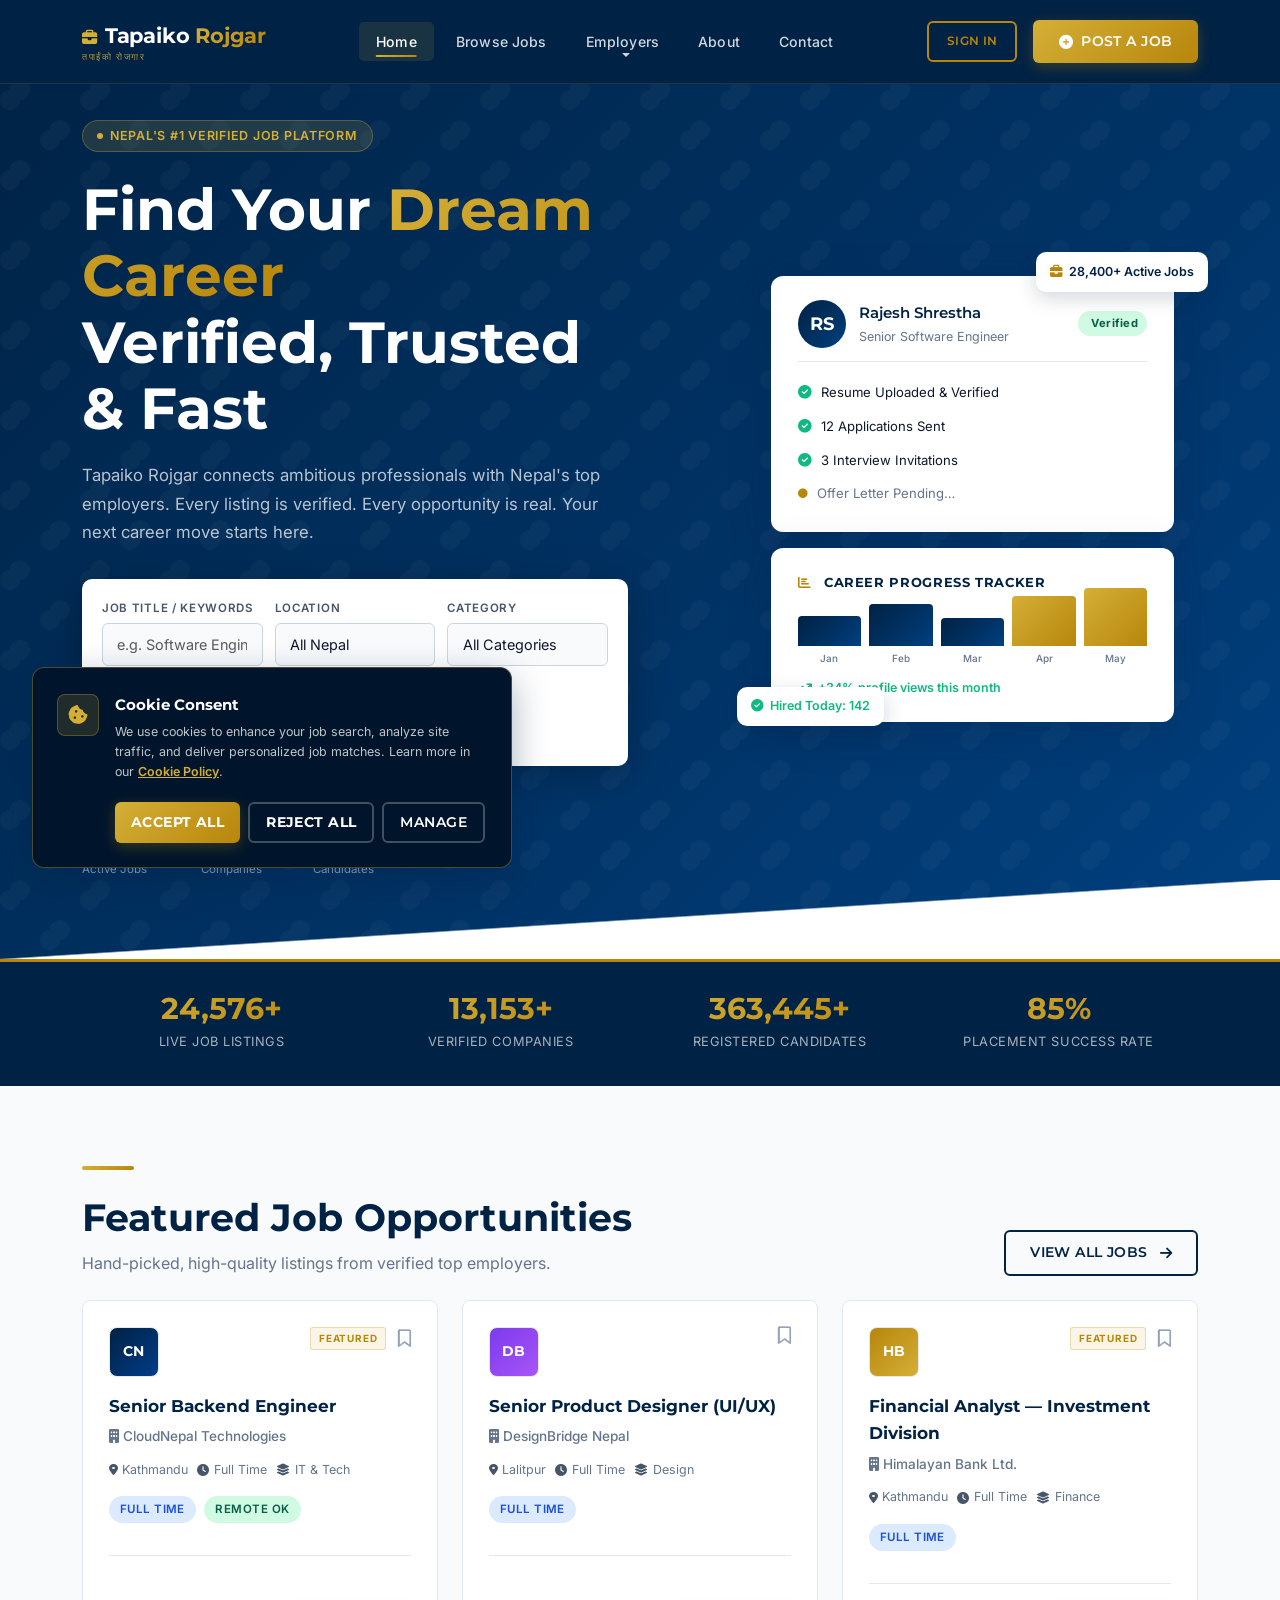
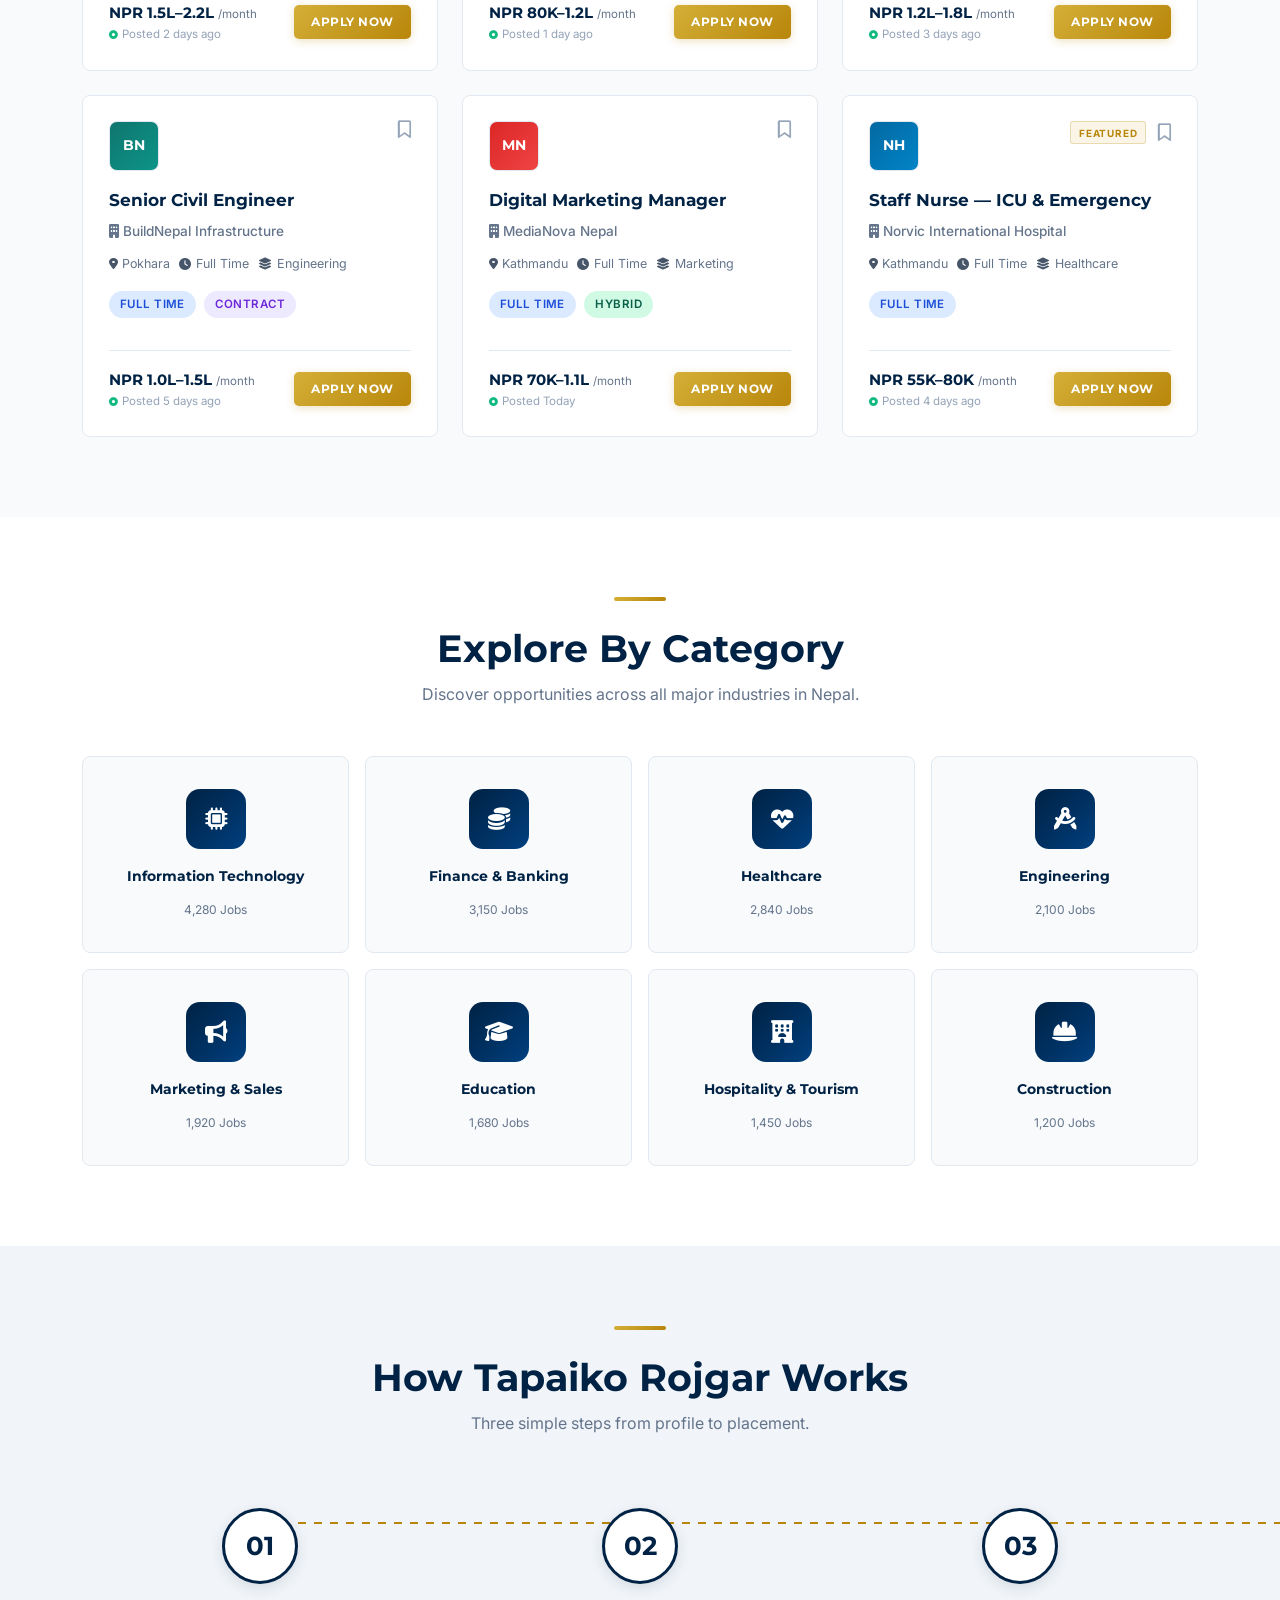
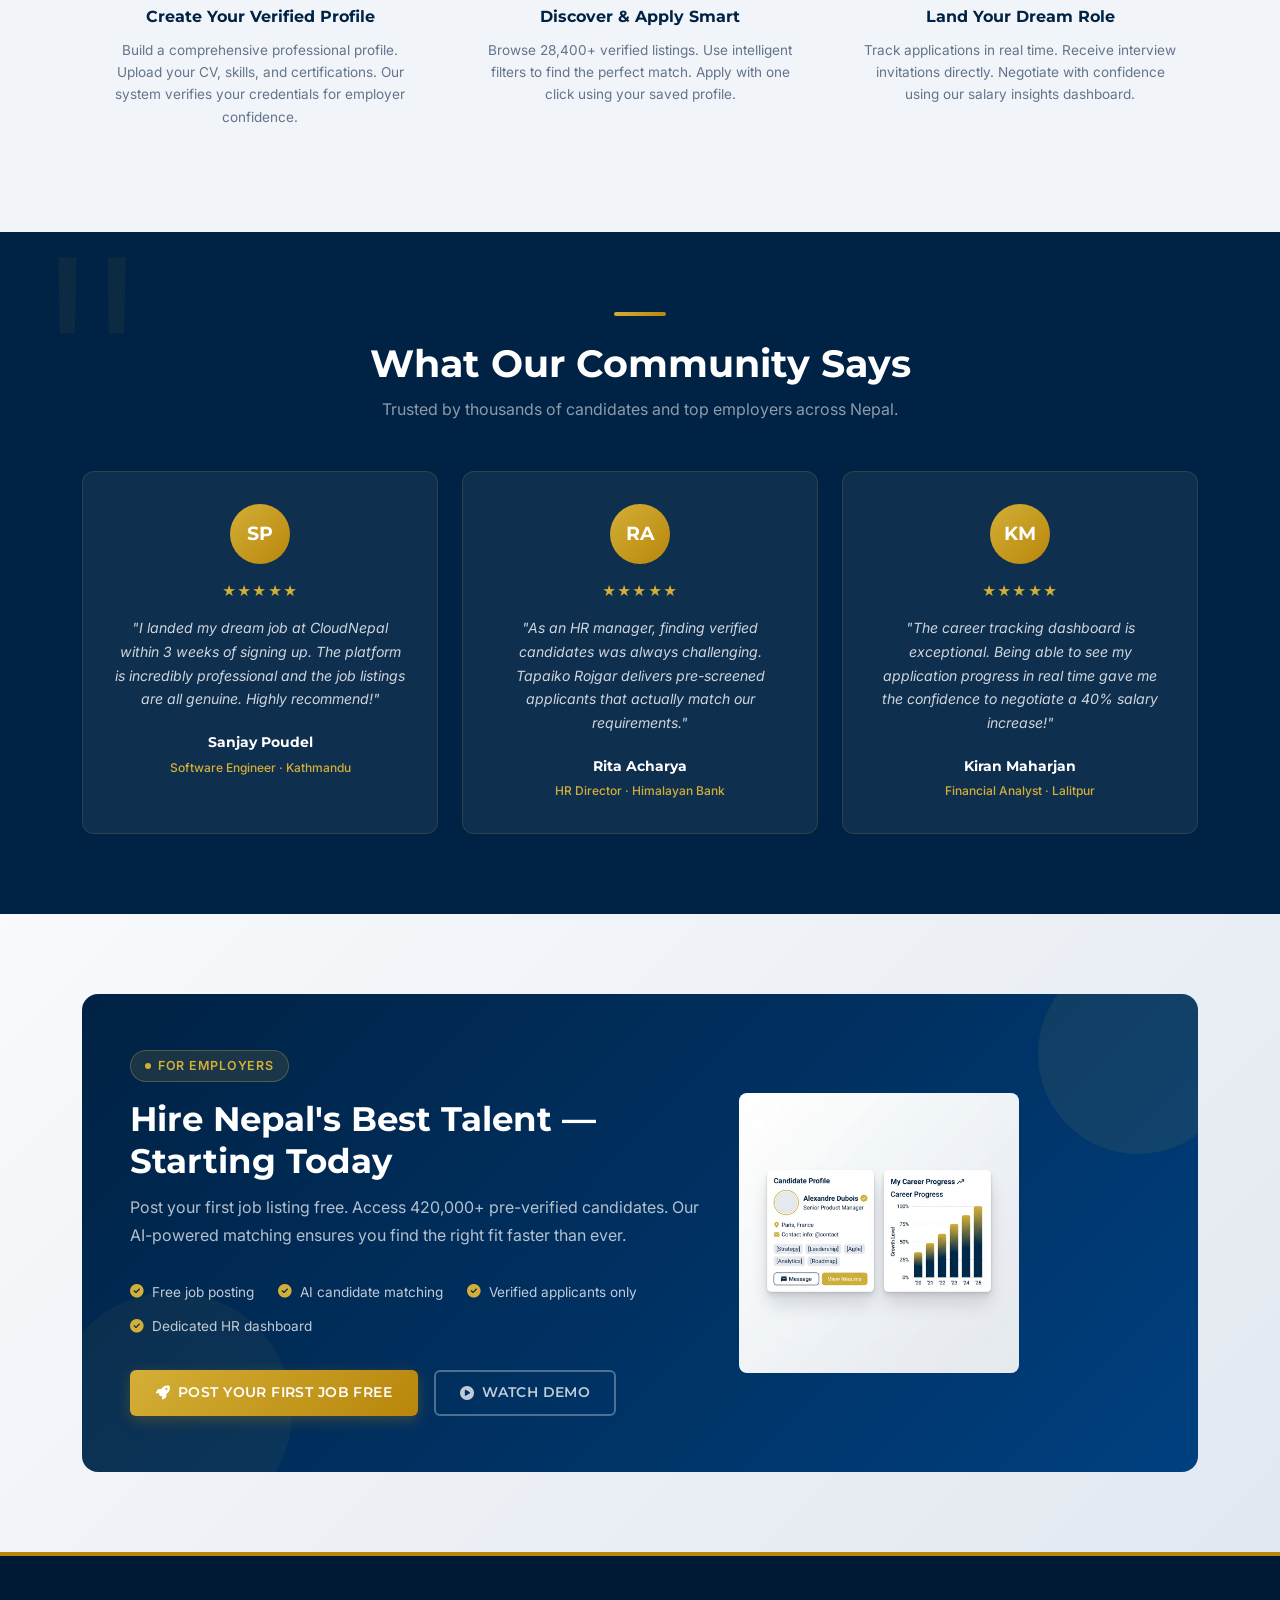
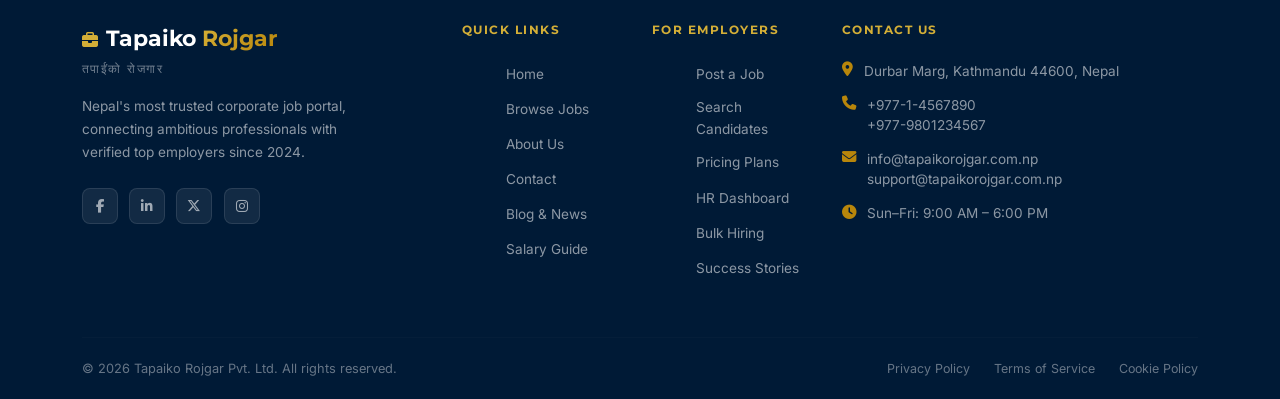
<file: index.html>
<!DOCTYPE html>
<html lang="en">
<head>
  <meta charset="UTF-8" />
  <meta name="viewport" content="width=device-width, initial-scale=1.0" />
  <meta http-equiv="X-UA-Compatible" content="IE=edge" />

  <!-- SEO Meta Tags -->
  <title>Tapaiko Rojgar — Nepal's Premier Job Portal & Recruitment Platform</title>
  <meta name="description" content="Tapaiko Rojgar is Nepal's most trusted corporate job portal. Find top jobs across IT, finance, engineering, and healthcare. Post jobs and connect with verified candidates today." />
  <meta name="keywords" content="jobs in Nepal, job portal Nepal, recruitment Nepal, tapaiko rojgar, career Nepal, IT jobs Nepal, find jobs Kathmandu" />
  <meta name="author" content="Tapaiko Rojgar" />
  <meta name="robots" content="index, follow" />
  <link rel="canonical" href="https://tapaikorojgar.com.np/" />

  <!-- Open Graph / Social -->
  <meta property="og:type" content="website" />
  <meta property="og:title" content="Tapaiko Rojgar — Nepal's Premier Job Portal" />
  <meta property="og:description" content="Connect with top employers and build your career with Nepal's most trusted recruitment platform." />
  <meta property="og:url" content="https://tapaikorojgar.com.np/" />
  <meta property="og:image" content="assets/images/hero-mockup.png" />
  <meta name="twitter:card" content="summary_large_image" />
  <meta name="twitter:title" content="Tapaiko Rojgar — Nepal's Premier Job Portal" />
  <meta name="twitter:description" content="Find verified jobs across Nepal. Trusted by 15,000+ employers." />

  <!-- Structured Data (JSON-LD) -->
  <script type="application/ld+json">
  {
    "@context": "https://schema.org",
    "@type": "WebSite",
    "name": "Tapaiko Rojgar",
    "url": "https://tapaikorojgar.com.np",
    "description": "Nepal's premier job portal and recruitment platform",
    "potentialAction": {
      "@type": "SearchAction",
      "target": "https://tapaikorojgar.com.np/jobs.html?q={search_term_string}",
      "query-input": "required name=search_term_string"
    }
  }
  </script>

  <!-- Google Fonts -->
  <link rel="preconnect" href="https://fonts.googleapis.com" />
  <link rel="preconnect" href="https://fonts.gstatic.com" crossorigin />
  <link href="https://fonts.googleapis.com/css2?family=Montserrat:wght@400;600;700;800&family=Inter:wght@400;500;600&display=swap" rel="stylesheet" />

  <!-- Bootstrap 5.3 -->
  <link href="https://cdn.jsdelivr.net/npm/bootstrap@5.3.3/dist/css/bootstrap.min.css" rel="stylesheet" integrity="sha384-QWTKZyjpPEjISv5WaRU9OFeRpok6YctnYmDr5pNlyT2bRjXh0JMhjY6hW+ALEwIH" crossorigin="anonymous" />

  <!-- Font Awesome 6 -->
  <link rel="stylesheet" href="https://cdnjs.cloudflare.com/ajax/libs/font-awesome/6.5.1/css/all.min.css" integrity="sha512-DTOQO9RWCH3ppGqcWaEA1BIZOC6xxalwEsw9c2QQeAIftl+Vegovlnee1c9QX4TctnWMn13TZye+giMm8e2LwA==" crossorigin="anonymous" />

  <!-- Custom Stylesheet -->
  <link rel="stylesheet" href="assets/css/style.css" />

  <!-- Favicon -->
  <link rel="icon" type="image/svg+xml" href="data:image/svg+xml,<svg xmlns='http://www.w3.org/2000/svg' viewBox='0 0 32 32'><rect width='32' height='32' rx='6' fill='%23002244'/><text y='22' x='5' font-size='18' fill='%23d4af37' font-family='Arial' font-weight='bold'>TR</text></svg>" />
</head>
<body>

<!-- ============================================================
     STICKY NAVIGATION
     ============================================================ -->
<nav id="main-navbar" class="navbar navbar-expand-lg fixed-top" role="navigation" aria-label="Main navigation">
  <div class="container">
    <!-- Logo -->
    <a class="navbar-brand d-flex flex-column" href="index.html" aria-label="Tapaiko Rojgar Home">
      <span class="navbar-logo-text"><i class="fas fa-briefcase me-2" style="font-size:0.95rem;color:var(--accent-gold-light);"></i>Tapaiko <span>Rojgar</span></span>
      <span class="logo-tagline">तपाईंको रोजगार</span>
    </a>

    <!-- Mobile Toggle -->
    <button class="navbar-toggler" type="button" data-bs-toggle="collapse" data-bs-target="#navMenu" aria-controls="navMenu" aria-expanded="false" aria-label="Toggle navigation">
      <span class="navbar-toggler-icon"></span>
    </button>

    <!-- Nav Links -->
    <div class="collapse navbar-collapse" id="navMenu">
      <ul class="navbar-nav mx-auto gap-1">
        <li class="nav-item"><a class="nav-link active" href="index.html" id="nav-home">Home</a></li>
        <li class="nav-item"><a class="nav-link" href="jobs.html" id="nav-jobs">Browse Jobs</a></li>
        <li class="nav-item dropdown">
          <a class="nav-link dropdown-toggle" href="#" data-bs-toggle="dropdown" id="nav-employers" aria-expanded="false">Employers</a>
          <ul class="dropdown-menu" style="background:var(--primary-blue);border:1px solid rgba(212,175,55,0.2);border-radius:8px;min-width:180px;padding:0.5rem 0;">
            <li><a class="dropdown-item" href="#" style="color:rgba(255,255,255,0.75);font-size:0.85rem;padding:0.5rem 1.1rem;" onmouseover="this.style.color='var(--accent-gold-light)'" onmouseout="this.style.color='rgba(255,255,255,0.75)'"><i class="fas fa-plus-circle me-2 text-warning"></i>Post a Job</a></li>
            <li><a class="dropdown-item" href="#" style="color:rgba(255,255,255,0.75);font-size:0.85rem;padding:0.5rem 1.1rem;" onmouseover="this.style.color='var(--accent-gold-light)'" onmouseout="this.style.color='rgba(255,255,255,0.75)'"><i class="fas fa-search me-2 text-warning"></i>Search Candidates</a></li>
            <li><a class="dropdown-item" href="#" style="color:rgba(255,255,255,0.75);font-size:0.85rem;padding:0.5rem 1.1rem;" onmouseover="this.style.color='var(--accent-gold-light)'" onmouseout="this.style.color='rgba(255,255,255,0.75)'"><i class="fas fa-chart-bar me-2 text-warning"></i>Analytics</a></li>
          </ul>
        </li>
        <li class="nav-item"><a class="nav-link" href="about.html" id="nav-about">About</a></li>
        <li class="nav-item"><a class="nav-link" href="contact.html" id="nav-contact">Contact</a></li>
      </ul>
      <div class="d-flex align-items-center gap-3">
        <a href="#" class="btn-outline-gold" style="padding:0.5rem 1.1rem;font-size:0.78rem;">Sign In</a>
        <a href="#" class="btn-gold" id="post-job-btn" style="white-space:nowrap;">
          <i class="fas fa-plus-circle"></i> Post a Job
        </a>
      </div>
    </div>
  </div>
</nav>

<!-- ============================================================
     HERO SECTION
     ============================================================ -->
<section id="hero" aria-label="Hero Section">
  <div class="container position-relative" style="z-index:2;">
    <div class="row align-items-center">
      <!-- Left Column -->
      <div class="col-lg-6 mb-5 mb-lg-0">
        <div class="hero-label">
          <span class="dot"></span>
          Nepal's #1 Verified Job Platform
        </div>

        <h1 class="hero-title">
          Find Your <span class="accent-gold">Dream Career</span><br/>
          Verified, Trusted &amp; Fast
        </h1>

        <p class="hero-description">
          Tapaiko Rojgar connects ambitious professionals with Nepal's top employers. Every listing is verified. Every opportunity is real. Your next career move starts here.
        </p>

        <!-- Search Box -->
        <div class="hero-search-box">
          <form id="hero-search-form" role="search" aria-label="Job search">
            <div class="search-row">
              <div class="form-group">
                <label for="search-keyword">Job Title / Keywords</label>
                <input type="text" class="form-control" id="search-keyword" name="q" placeholder="e.g. Software Engineer" autocomplete="off" />
              </div>
              <div class="form-group">
                <label for="search-location">Location</label>
                <select class="form-select" id="search-location" name="loc">
                  <option value="">All Nepal</option>
                  <option>Kathmandu</option>
                  <option>Pokhara</option>
                  <option>Lalitpur</option>
                  <option>Bhaktapur</option>
                  <option>Biratnagar</option>
                  <option>Butwal</option>
                  <option>Remote</option>
                </select>
              </div>
              <div class="form-group">
                <label for="search-category">Category</label>
                <select class="form-select" id="search-category" name="cat">
                  <option value="">All Categories</option>
                  <option>Information Technology</option>
                  <option>Finance &amp; Banking</option>
                  <option>Healthcare</option>
                  <option>Engineering</option>
                  <option>Marketing</option>
                  <option>Education</option>
                </select>
              </div>
              <div class="form-group" style="flex:0 0 auto;">
                <label style="visibility:hidden;">Search</label>
                <button type="submit" class="btn-gold w-100" style="padding:0.62rem 1.4rem;">
                  <i class="fas fa-search"></i> Search
                </button>
              </div>
            </div>
          </form>
        </div>

        <!-- Quick filters -->
        <div class="d-flex flex-wrap gap-2 mb-3">
          <span style="font-size:0.78rem;color:rgba(255,255,255,0.55);align-self:center;">Popular:</span>
          <a href="jobs.html?cat=it" class="badge-type badge-fulltime" style="cursor:pointer;text-decoration:none;">IT &amp; Tech</a>
          <a href="jobs.html?cat=finance" class="badge-type badge-parttime" style="cursor:pointer;text-decoration:none;">Finance</a>
          <a href="jobs.html?type=remote" class="badge-type badge-remote" style="cursor:pointer;text-decoration:none;">Remote</a>
          <a href="jobs.html?cat=healthcare" class="badge-type badge-internship" style="cursor:pointer;text-decoration:none;">Healthcare</a>
        </div>

        <!-- Hero Stats -->
        <div class="hero-stats-row">
          <div class="hero-stat">
            <span class="stat-val" data-count="28400" data-suffix="+">0+</span>
            <span class="stat-lbl">Active Jobs</span>
          </div>
          <div class="hero-stat">
            <span class="stat-val" data-count="15200" data-suffix="+">0+</span>
            <span class="stat-lbl">Companies</span>
          </div>
          <div class="hero-stat">
            <span class="stat-val" data-count="420000" data-suffix="+">0+</span>
            <span class="stat-lbl">Candidates</span>
          </div>
        </div>
      </div>

      <!-- Right Column — Mockup Panel -->
      <div class="col-lg-5 offset-lg-1">
        <div class="hero-mockup-panel">
          <!-- Floating Job Count Badge -->
          <div class="hero-float-badge badge-jobs">
            <i class="fas fa-briefcase" style="color:var(--accent-gold);"></i>
            <span>28,400+ Active Jobs</span>
          </div>
          <!-- Floating Hired Badge -->
          <div class="hero-float-badge badge-hired">
            <i class="fas fa-check-circle"></i>
            <span>Hired Today: 142</span>
          </div>

          <!-- Profile Card -->
          <div class="hero-card">
            <div class="profile-card-header">
              <div class="profile-avatar">RS</div>
              <div class="profile-info">
                <div class="name">Rajesh Shrestha</div>
                <div class="role">Senior Software Engineer</div>
              </div>
              <div class="verified-badge">
                <i class="fas fa-shield-check"></i> Verified
              </div>
            </div>
            <div class="d-flex flex-column gap-1">
              <div class="checklist-item">
                <i class="fas fa-check-circle check"></i>
                <span>Resume Uploaded &amp; Verified</span>
              </div>
              <div class="checklist-item">
                <i class="fas fa-check-circle check"></i>
                <span>12 Applications Sent</span>
              </div>
              <div class="checklist-item">
                <i class="fas fa-check-circle check"></i>
                <span>3 Interview Invitations</span>
              </div>
              <div class="checklist-item">
                <i class="fas fa-circle" style="color:var(--accent-gold);font-size:0.6rem;"></i>
                <span style="color:var(--text-muted);">Offer Letter Pending…</span>
              </div>
            </div>
          </div>

          <!-- Chart Card -->
          <div class="hero-card">
            <div class="chart-card-label">
              <i class="fas fa-chart-bar me-2" style="color:var(--accent-gold);"></i>
              Career Progress Tracker
            </div>
            <div class="mini-chart">
              <div class="chart-bar-wrap">
                <div class="chart-bar navy" data-height="30px" style="height:0;"></div>
                <div class="chart-label">Jan</div>
              </div>
              <div class="chart-bar-wrap">
                <div class="chart-bar navy" data-height="42px" style="height:0;"></div>
                <div class="chart-label">Feb</div>
              </div>
              <div class="chart-bar-wrap">
                <div class="chart-bar navy" data-height="28px" style="height:0;"></div>
                <div class="chart-label">Mar</div>
              </div>
              <div class="chart-bar-wrap">
                <div class="chart-bar gold" data-height="50px" style="height:0;"></div>
                <div class="chart-label">Apr</div>
              </div>
              <div class="chart-bar-wrap">
                <div class="chart-bar gold" data-height="58px" style="height:0;"></div>
                <div class="chart-label">May</div>
              </div>
            </div>
            <div class="chart-growth">
              <i class="fas fa-arrow-trend-up"></i>
              <span>+34% profile views this month</span>
            </div>
          </div>
        </div>
      </div>

    </div><!-- /row -->
  </div>
</section>

<!-- ============================================================
     STATS STRIP
     ============================================================ -->
<section id="stats-strip" aria-label="Platform Statistics">
  <div class="container">
    <div class="row g-0">
      <div class="col-6 col-md-3">
        <div class="stat-item">
          <span class="stat-count" data-count="28400" data-suffix="+">0+</span>
          <span class="stat-label">Live Job Listings</span>
        </div>
      </div>
      <div class="col-6 col-md-3">
        <div class="stat-item">
          <span class="stat-count" data-count="15200" data-suffix="+">0+</span>
          <span class="stat-label">Verified Companies</span>
        </div>
      </div>
      <div class="col-6 col-md-3">
        <div class="stat-item">
          <span class="stat-count" data-count="420000" data-suffix="+">0+</span>
          <span class="stat-label">Registered Candidates</span>
        </div>
      </div>
      <div class="col-6 col-md-3">
        <div class="stat-item">
          <span class="stat-count" data-count="98" data-suffix="%">0%</span>
          <span class="stat-label">Placement Success Rate</span>
        </div>
      </div>
    </div>
  </div>
</section>

<!-- ============================================================
     FEATURED JOBS
     ============================================================ -->
<section id="featured-jobs" aria-label="Featured Job Listings">
  <div class="container">
    <div class="section-header-row">
      <div>
        <div class="divider-gold"></div>
        <h2 class="section-title">Featured Job Opportunities</h2>
        <p class="section-subtitle mb-0">Hand-picked, high-quality listings from verified top employers.</p>
      </div>
      <a href="jobs.html" class="btn-outline-navy d-none d-md-flex">
        View All Jobs <i class="fas fa-arrow-right ms-1"></i>
      </a>
    </div>
    <div class="mb-4"></div>

    <div class="row g-4">
      <!-- Job Card 1 -->
      <div class="col-md-6 col-xl-4 hidden-anim" data-delay="0">
        <div class="job-card" onclick="window.location='jobs.html'" role="article" aria-label="Senior Backend Engineer at CloudNepal">
          <div class="job-card-header">
            <div class="company-logo" style="background:linear-gradient(135deg,#002244,#003d8a);color:white;">CN</div>
            <div class="job-card-header-actions">
              <span class="featured-tag">Featured</span>
              <button class="job-card-bookmark" data-job-id="job-001" aria-label="Save this job">
                <i class="far fa-bookmark"></i>
              </button>
            </div>
          </div>
          <div class="job-title">Senior Backend Engineer</div>
          <div class="company-name"><i class="fas fa-building me-1"></i>CloudNepal Technologies</div>
          <div class="job-meta">
            <span class="job-meta-item"><i class="fas fa-map-marker-alt"></i> Kathmandu</span>
            <span class="job-meta-item"><i class="fas fa-clock"></i> Full Time</span>
            <span class="job-meta-item"><i class="fas fa-layer-group"></i> IT &amp; Tech</span>
          </div>
          <div class="d-flex flex-wrap gap-2 mb-3">
            <span class="badge-type badge-fulltime">Full Time</span>
            <span class="badge-type badge-remote">Remote OK</span>
          </div>
          <div class="job-card-divider"></div>
          <div class="job-card-footer">
            <div>
              <div class="job-salary">NPR 1.5L–2.2L <small>/month</small></div>
              <div class="posted-time"><i class="fas fa-circle-dot me-1" style="color:#10b981;font-size:0.55rem;"></i>Posted 2 days ago</div>
            </div>
            <a href="jobs.html" class="apply-btn">Apply Now</a>
          </div>
        </div>
      </div>

      <!-- Job Card 2 -->
      <div class="col-md-6 col-xl-4 hidden-anim" data-delay="80">
        <div class="job-card" onclick="window.location='jobs.html'" role="article" aria-label="Product Designer at DesignBridge Nepal">
          <div class="job-card-header">
            <div class="company-logo" style="background:linear-gradient(135deg,#7c3aed,#a855f7);color:white;">DB</div>
            <div class="job-card-header-actions">
              <button class="job-card-bookmark" data-job-id="job-002" aria-label="Save this job">
                <i class="far fa-bookmark"></i>
              </button>
            </div>
          </div>
          <div class="job-title">Senior Product Designer (UI/UX)</div>
          <div class="company-name"><i class="fas fa-building me-1"></i>DesignBridge Nepal</div>
          <div class="job-meta">
            <span class="job-meta-item"><i class="fas fa-map-marker-alt"></i> Lalitpur</span>
            <span class="job-meta-item"><i class="fas fa-clock"></i> Full Time</span>
            <span class="job-meta-item"><i class="fas fa-layer-group"></i> Design</span>
          </div>
          <div class="d-flex flex-wrap gap-2 mb-3">
            <span class="badge-type badge-fulltime">Full Time</span>
          </div>
          <div class="job-card-divider"></div>
          <div class="job-card-footer">
            <div>
              <div class="job-salary">NPR 80K–1.2L <small>/month</small></div>
              <div class="posted-time"><i class="fas fa-circle-dot me-1" style="color:#10b981;font-size:0.55rem;"></i>Posted 1 day ago</div>
            </div>
            <a href="jobs.html" class="apply-btn">Apply Now</a>
          </div>
        </div>
      </div>

      <!-- Job Card 3 -->
      <div class="col-md-6 col-xl-4 hidden-anim" data-delay="160">
        <div class="job-card" onclick="window.location='jobs.html'" role="article" aria-label="Financial Analyst at Himalayan Bank">
          <div class="job-card-header">
            <div class="company-logo" style="background:linear-gradient(135deg,#b8860b,#d4af37);color:white;">HB</div>
            <div class="job-card-header-actions">
              <span class="featured-tag">Featured</span>
              <button class="job-card-bookmark" data-job-id="job-003" aria-label="Save this job">
                <i class="far fa-bookmark"></i>
              </button>
            </div>
          </div>
          <div class="job-title">Financial Analyst — Investment Division</div>
          <div class="company-name"><i class="fas fa-building me-1"></i>Himalayan Bank Ltd.</div>
          <div class="job-meta">
            <span class="job-meta-item"><i class="fas fa-map-marker-alt"></i> Kathmandu</span>
            <span class="job-meta-item"><i class="fas fa-clock"></i> Full Time</span>
            <span class="job-meta-item"><i class="fas fa-layer-group"></i> Finance</span>
          </div>
          <div class="d-flex flex-wrap gap-2 mb-3">
            <span class="badge-type badge-fulltime">Full Time</span>
          </div>
          <div class="job-card-divider"></div>
          <div class="job-card-footer">
            <div>
              <div class="job-salary">NPR 1.2L–1.8L <small>/month</small></div>
              <div class="posted-time"><i class="fas fa-circle-dot me-1" style="color:#10b981;font-size:0.55rem;"></i>Posted 3 days ago</div>
            </div>
            <a href="jobs.html" class="apply-btn">Apply Now</a>
          </div>
        </div>
      </div>

      <!-- Job Card 4 -->
      <div class="col-md-6 col-xl-4 hidden-anim" data-delay="0">
        <div class="job-card" onclick="window.location='jobs.html'" role="article" aria-label="Civil Engineer at BuildNepal">
          <div class="job-card-header">
            <div class="company-logo" style="background:linear-gradient(135deg,#0f766e,#0d9488);color:white;">BN</div>
            <div class="job-card-header-actions">
              <button class="job-card-bookmark" data-job-id="job-004" aria-label="Save this job">
                <i class="far fa-bookmark"></i>
              </button>
            </div>
          </div>
          <div class="job-title">Senior Civil Engineer</div>
          <div class="company-name"><i class="fas fa-building me-1"></i>BuildNepal Infrastructure</div>
          <div class="job-meta">
            <span class="job-meta-item"><i class="fas fa-map-marker-alt"></i> Pokhara</span>
            <span class="job-meta-item"><i class="fas fa-clock"></i> Full Time</span>
            <span class="job-meta-item"><i class="fas fa-layer-group"></i> Engineering</span>
          </div>
          <div class="d-flex flex-wrap gap-2 mb-3">
            <span class="badge-type badge-fulltime">Full Time</span>
            <span class="badge-type badge-contract">Contract</span>
          </div>
          <div class="job-card-divider"></div>
          <div class="job-card-footer">
            <div>
              <div class="job-salary">NPR 1.0L–1.5L <small>/month</small></div>
              <div class="posted-time"><i class="fas fa-circle-dot me-1" style="color:#10b981;font-size:0.55rem;"></i>Posted 5 days ago</div>
            </div>
            <a href="jobs.html" class="apply-btn">Apply Now</a>
          </div>
        </div>
      </div>

      <!-- Job Card 5 -->
      <div class="col-md-6 col-xl-4 hidden-anim" data-delay="80">
        <div class="job-card" onclick="window.location='jobs.html'" role="article" aria-label="Digital Marketing Manager at MediaNova">
          <div class="job-card-header">
            <div class="company-logo" style="background:linear-gradient(135deg,#dc2626,#ef4444);color:white;">MN</div>
            <div class="job-card-header-actions">
              <button class="job-card-bookmark" data-job-id="job-005" aria-label="Save this job">
                <i class="far fa-bookmark"></i>
              </button>
            </div>
          </div>
          <div class="job-title">Digital Marketing Manager</div>
          <div class="company-name"><i class="fas fa-building me-1"></i>MediaNova Nepal</div>
          <div class="job-meta">
            <span class="job-meta-item"><i class="fas fa-map-marker-alt"></i> Kathmandu</span>
            <span class="job-meta-item"><i class="fas fa-clock"></i> Full Time</span>
            <span class="job-meta-item"><i class="fas fa-layer-group"></i> Marketing</span>
          </div>
          <div class="d-flex flex-wrap gap-2 mb-3">
            <span class="badge-type badge-fulltime">Full Time</span>
            <span class="badge-type badge-remote">Hybrid</span>
          </div>
          <div class="job-card-divider"></div>
          <div class="job-card-footer">
            <div>
              <div class="job-salary">NPR 70K–1.1L <small>/month</small></div>
              <div class="posted-time"><i class="fas fa-circle-dot me-1" style="color:#10b981;font-size:0.55rem;"></i>Posted Today</div>
            </div>
            <a href="jobs.html" class="apply-btn">Apply Now</a>
          </div>
        </div>
      </div>

      <!-- Job Card 6 -->
      <div class="col-md-6 col-xl-4 hidden-anim" data-delay="160">
        <div class="job-card" onclick="window.location='jobs.html'" role="article" aria-label="Staff Nurse at Norvic Hospital">
          <div class="job-card-header">
            <div class="company-logo" style="background:linear-gradient(135deg,#0369a1,#0284c7);color:white;">NH</div>
            <div class="job-card-header-actions">
              <span class="featured-tag">Featured</span>
              <button class="job-card-bookmark" data-job-id="job-006" aria-label="Save this job">
                <i class="far fa-bookmark"></i>
              </button>
            </div>
          </div>
          <div class="job-title">Staff Nurse — ICU &amp; Emergency</div>
          <div class="company-name"><i class="fas fa-building me-1"></i>Norvic International Hospital</div>
          <div class="job-meta">
            <span class="job-meta-item"><i class="fas fa-map-marker-alt"></i> Kathmandu</span>
            <span class="job-meta-item"><i class="fas fa-clock"></i> Full Time</span>
            <span class="job-meta-item"><i class="fas fa-layer-group"></i> Healthcare</span>
          </div>
          <div class="d-flex flex-wrap gap-2 mb-3">
            <span class="badge-type badge-fulltime">Full Time</span>
          </div>
          <div class="job-card-divider"></div>
          <div class="job-card-footer">
            <div>
              <div class="job-salary">NPR 55K–80K <small>/month</small></div>
              <div class="posted-time"><i class="fas fa-circle-dot me-1" style="color:#10b981;font-size:0.55rem;"></i>Posted 4 days ago</div>
            </div>
            <a href="jobs.html" class="apply-btn">Apply Now</a>
          </div>
        </div>
      </div>
    </div><!-- /row -->

    <div class="text-center mt-5 d-md-none">
      <a href="jobs.html" class="btn-navy"><i class="fas fa-briefcase me-2"></i>View All 28,400+ Jobs</a>
    </div>
  </div>
</section>

<!-- ============================================================
     JOB CATEGORIES
     ============================================================ -->
<section id="job-categories" aria-label="Job Categories">
  <div class="container">
    <div class="text-center mb-5">
      <div class="divider-gold center"></div>
      <h2 class="section-title">Explore By Category</h2>
      <p class="section-subtitle">Discover opportunities across all major industries in Nepal.</p>
    </div>
    <div class="row g-3">
      <div class="col-6 col-sm-4 col-md-3 col-lg-3 hidden-anim" data-delay="0">
        <a href="jobs.html?cat=it" class="category-card" aria-label="Information Technology jobs">
          <div class="category-icon"><i class="fas fa-microchip"></i></div>
          <div class="category-name">Information Technology</div>
          <div class="category-count">4,280 Jobs</div>
        </a>
      </div>
      <div class="col-6 col-sm-4 col-md-3 col-lg-3 hidden-anim" data-delay="60">
        <a href="jobs.html?cat=finance" class="category-card" aria-label="Finance and Banking jobs">
          <div class="category-icon"><i class="fas fa-coins"></i></div>
          <div class="category-name">Finance &amp; Banking</div>
          <div class="category-count">3,150 Jobs</div>
        </a>
      </div>
      <div class="col-6 col-sm-4 col-md-3 col-lg-3 hidden-anim" data-delay="120">
        <a href="jobs.html?cat=healthcare" class="category-card" aria-label="Healthcare jobs">
          <div class="category-icon"><i class="fas fa-heartbeat"></i></div>
          <div class="category-name">Healthcare</div>
          <div class="category-count">2,840 Jobs</div>
        </a>
      </div>
      <div class="col-6 col-sm-4 col-md-3 col-lg-3 hidden-anim" data-delay="180">
        <a href="jobs.html?cat=engineering" class="category-card" aria-label="Engineering jobs">
          <div class="category-icon"><i class="fas fa-drafting-compass"></i></div>
          <div class="category-name">Engineering</div>
          <div class="category-count">2,100 Jobs</div>
        </a>
      </div>
      <div class="col-6 col-sm-4 col-md-3 col-lg-3 hidden-anim" data-delay="0">
        <a href="jobs.html?cat=marketing" class="category-card" aria-label="Marketing jobs">
          <div class="category-icon"><i class="fas fa-bullhorn"></i></div>
          <div class="category-name">Marketing &amp; Sales</div>
          <div class="category-count">1,920 Jobs</div>
        </a>
      </div>
      <div class="col-6 col-sm-4 col-md-3 col-lg-3 hidden-anim" data-delay="60">
        <a href="jobs.html?cat=education" class="category-card" aria-label="Education jobs">
          <div class="category-icon"><i class="fas fa-graduation-cap"></i></div>
          <div class="category-name">Education</div>
          <div class="category-count">1,680 Jobs</div>
        </a>
      </div>
      <div class="col-6 col-sm-4 col-md-3 col-lg-3 hidden-anim" data-delay="120">
        <a href="jobs.html?cat=hospitality" class="category-card" aria-label="Hospitality jobs">
          <div class="category-icon"><i class="fas fa-hotel"></i></div>
          <div class="category-name">Hospitality &amp; Tourism</div>
          <div class="category-count">1,450 Jobs</div>
        </a>
      </div>
      <div class="col-6 col-sm-4 col-md-3 col-lg-3 hidden-anim" data-delay="180">
        <a href="jobs.html?cat=construction" class="category-card" aria-label="Construction jobs">
          <div class="category-icon"><i class="fas fa-hard-hat"></i></div>
          <div class="category-name">Construction</div>
          <div class="category-count">1,200 Jobs</div>
        </a>
      </div>
    </div>
  </div>
</section>

<!-- ============================================================
     HOW IT WORKS
     ============================================================ -->
<section id="how-it-works" aria-label="How Tapaiko Rojgar Works">
  <div class="container">
    <div class="text-center mb-5">
      <div class="divider-gold center"></div>
      <h2 class="section-title">How Tapaiko Rojgar Works</h2>
      <p class="section-subtitle">Three simple steps from profile to placement.</p>
    </div>
    <div class="row g-4 steps-container position-relative">
      <div class="step-connector d-none d-lg-block" aria-hidden="true"></div>
      <div class="col-lg-4 hidden-anim" data-delay="0">
        <div class="step-card">
          <div class="step-number">01</div>
          <div class="step-title">Create Your Verified Profile</div>
          <div class="step-desc">Build a comprehensive professional profile. Upload your CV, skills, and certifications. Our system verifies your credentials for employer confidence.</div>
        </div>
      </div>
      <div class="col-lg-4 hidden-anim" data-delay="120">
        <div class="step-card">
          <div class="step-number">02</div>
          <div class="step-title">Discover &amp; Apply Smart</div>
          <div class="step-desc">Browse 28,400+ verified listings. Use intelligent filters to find the perfect match. Apply with one click using your saved profile.</div>
        </div>
      </div>
      <div class="col-lg-4 hidden-anim" data-delay="240">
        <div class="step-card">
          <div class="step-number">03</div>
          <div class="step-title">Land Your Dream Role</div>
          <div class="step-desc">Track applications in real time. Receive interview invitations directly. Negotiate with confidence using our salary insights dashboard.</div>
        </div>
      </div>
    </div>
  </div>
</section>

<!-- ============================================================
     TESTIMONIALS
     ============================================================ -->
<section id="testimonials" aria-label="Candidate and Employer Testimonials">
  <div class="container position-relative" style="z-index:1;">
    <div class="text-center mb-5">
      <div class="divider-gold center"></div>
      <h2 class="section-title" style="color:var(--white);">What Our Community Says</h2>
      <p class="section-subtitle" style="color:rgba(255,255,255,0.55);">Trusted by thousands of candidates and top employers across Nepal.</p>
    </div>
    <div class="row g-4">
      <div class="col-md-6 col-lg-4 hidden-anim" data-delay="0">
        <div class="testimonial-card">
          <div class="testimonial-avatar">SP</div>
          <div class="testimonial-stars">★★★★★</div>
          <div class="testimonial-text">"I landed my dream job at CloudNepal within 3 weeks of signing up. The platform is incredibly professional and the job listings are all genuine. Highly recommend!"</div>
          <div class="testimonial-name">Sanjay Poudel</div>
          <div class="testimonial-role">Software Engineer · Kathmandu</div>
        </div>
      </div>
      <div class="col-md-6 col-lg-4 hidden-anim" data-delay="100">
        <div class="testimonial-card">
          <div class="testimonial-avatar">RA</div>
          <div class="testimonial-stars">★★★★★</div>
          <div class="testimonial-text">"As an HR manager, finding verified candidates was always challenging. Tapaiko Rojgar delivers pre-screened applicants that actually match our requirements."</div>
          <div class="testimonial-name">Rita Acharya</div>
          <div class="testimonial-role">HR Director · Himalayan Bank</div>
        </div>
      </div>
      <div class="col-md-6 col-lg-4 hidden-anim" data-delay="200">
        <div class="testimonial-card">
          <div class="testimonial-avatar">KM</div>
          <div class="testimonial-stars">★★★★★</div>
          <div class="testimonial-text">"The career tracking dashboard is exceptional. Being able to see my application progress in real time gave me the confidence to negotiate a 40% salary increase!"</div>
          <div class="testimonial-name">Kiran Maharjan</div>
          <div class="testimonial-role">Financial Analyst · Lalitpur</div>
        </div>
      </div>
    </div>
  </div>
</section>

<!-- ============================================================
     EMPLOYER CTA BANNER
     ============================================================ -->
<section id="employer-cta" aria-label="Post a Job Call to Action">
  <div class="container">
    <div class="cta-card">
      <div class="row align-items-center position-relative" style="z-index:1;">
        <div class="col-lg-7 mb-4 mb-lg-0">
          <div class="hero-label mb-3" style="background:rgba(212,175,55,0.12);border-color:rgba(212,175,55,0.3);">
            <span class="dot"></span> For Employers
          </div>
          <h2 class="cta-title">Hire Nepal's <span class="accent-gold">Best Talent</span> — Starting Today</h2>
          <p class="cta-desc">Post your first job listing free. Access 420,000+ pre-verified candidates. Our AI-powered matching ensures you find the right fit faster than ever.</p>
          <div class="cta-features">
            <div class="cta-feature"><i class="fas fa-check-circle"></i> Free job posting</div>
            <div class="cta-feature"><i class="fas fa-check-circle"></i> AI candidate matching</div>
            <div class="cta-feature"><i class="fas fa-check-circle"></i> Verified applicants only</div>
            <div class="cta-feature"><i class="fas fa-check-circle"></i> Dedicated HR dashboard</div>
          </div>
          <div class="d-flex flex-wrap gap-3">
            <a href="#" class="btn-gold" id="post-first-job-btn">
              <i class="fas fa-rocket"></i> Post Your First Job Free
            </a>
            <a href="#" class="btn-outline-gold" style="color:rgba(255,255,255,0.75)!important;border-color:rgba(255,255,255,0.3);">
              <i class="fas fa-play-circle"></i> Watch Demo
            </a>
          </div>
        </div>
        <div class="col-lg-5 text-center">
          <img src="assets/images/hero-mockup.png" alt="Corporate recruitment dashboard mockup showing candidate profiles and analytics" class="img-fluid rounded-3" style="max-height:280px;object-fit:contain;" />
        </div>
      </div>
    </div>
  </div>
</section>

<!-- ============================================================
     FOOTER
     ============================================================ -->
<footer id="site-footer" aria-label="Site Footer">
  <div class="container">
    <div class="row g-4">
      <!-- Brand Column -->
      <div class="col-lg-4 col-md-6">
        <div class="footer-brand">
          <div class="brand-name"><i class="fas fa-briefcase me-2" style="color:var(--accent-gold-light);font-size:1rem;"></i>Tapaiko <span>Rojgar</span></div>
          <div class="footer-tagline">तपाईंको रोजगार</div>
          <p class="footer-description">Nepal's most trusted corporate job portal, connecting ambitious professionals with verified top employers since 2024.</p>
          <div class="footer-socials">
            <a href="#" class="social-btn" aria-label="Facebook"><i class="fab fa-facebook-f"></i></a>
            <a href="#" class="social-btn" aria-label="LinkedIn"><i class="fab fa-linkedin-in"></i></a>
            <a href="#" class="social-btn" aria-label="Twitter / X"><i class="fab fa-x-twitter"></i></a>
            <a href="#" class="social-btn" aria-label="Instagram"><i class="fab fa-instagram"></i></a>
          </div>
        </div>
      </div>

      <!-- Quick Links -->
      <div class="col-lg-2 col-md-6 col-sm-6">
        <div class="footer-heading">Quick Links</div>
        <ul class="footer-links">
          <li><a href="index.html">Home</a></li>
          <li><a href="jobs.html">Browse Jobs</a></li>
          <li><a href="about.html">About Us</a></li>
          <li><a href="contact.html">Contact</a></li>
          <li><a href="#">Blog &amp; News</a></li>
          <li><a href="#">Salary Guide</a></li>
        </ul>
      </div>

      <!-- For Employers -->
      <div class="col-lg-2 col-md-6 col-sm-6">
        <div class="footer-heading">For Employers</div>
        <ul class="footer-links">
          <li><a href="#">Post a Job</a></li>
          <li><a href="#">Search Candidates</a></li>
          <li><a href="#">Pricing Plans</a></li>
          <li><a href="#">HR Dashboard</a></li>
          <li><a href="#">Bulk Hiring</a></li>
          <li><a href="#">Success Stories</a></li>
        </ul>
      </div>

      <!-- Contact Info -->
      <div class="col-lg-4 col-md-6">
        <div class="footer-heading">Contact Us</div>
        <div class="footer-contact-item">
          <i class="fas fa-map-marker-alt"></i>
          <span>Durbar Marg, Kathmandu 44600, Nepal</span>
        </div>
        <div class="footer-contact-item">
          <i class="fas fa-phone"></i>
          <span>+977-1-4567890<br/>+977-9801234567</span>
        </div>
        <div class="footer-contact-item">
          <i class="fas fa-envelope"></i>
          <span>info@tapaikorojgar.com.np<br/>support@tapaikorojgar.com.np</span>
        </div>
        <div class="footer-contact-item">
          <i class="fas fa-clock"></i>
          <span>Sun–Fri: 9:00 AM – 6:00 PM</span>
        </div>
      </div>
    </div>

    <hr class="footer-divider" />
    <div class="footer-bottom">
      <div class="d-flex flex-wrap justify-content-between align-items-center gap-2">
        <p class="mb-0">&copy; 2026 Tapaiko Rojgar Pvt. Ltd. All rights reserved.</p>
        <div class="footer-bottom-links">
          <a href="privacy-policy.html">Privacy Policy</a>
          <a href="terms-of-service.html">Terms of Service</a>
          <a href="cookie-policy.html">Cookie Policy</a>
        </div>
      </div>
    </div>
  </div>
</footer>

<!-- Scroll to Top Button -->
<button id="scroll-top" aria-label="Scroll to top" title="Back to top">
  <i class="fas fa-chevron-up"></i>
</button>

<!-- Bootstrap 5.3 JS Bundle -->
<script src="https://cdn.jsdelivr.net/npm/bootstrap@5.3.3/dist/js/bootstrap.bundle.min.js" integrity="sha384-YvpcrYf0tY3lHB60NNkmXc5s9fDVZLESaAA55NDzOxhy9GkcIdslK1eN7N6jIeHz" crossorigin="anonymous"></script>

<!-- Custom JS -->
<script src="assets/js/main.js"></script>
</body>
</html>
</file>
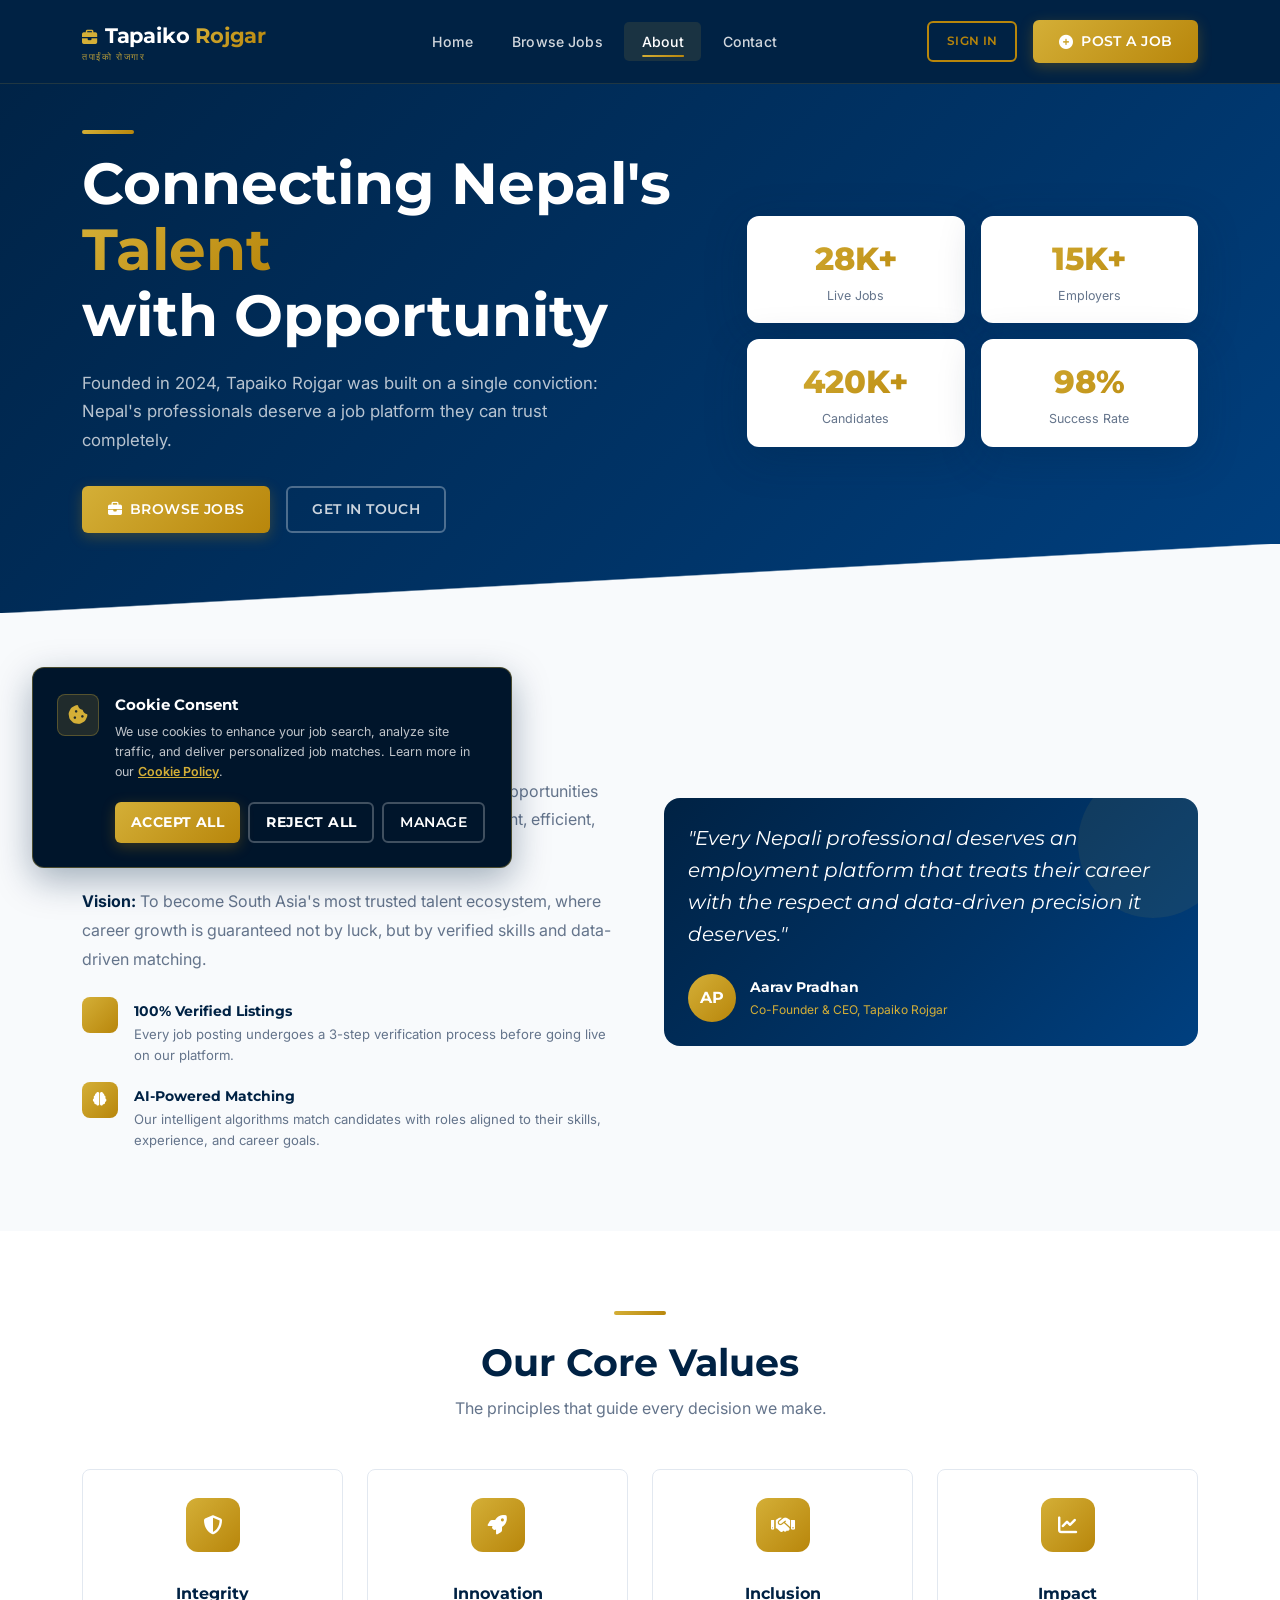
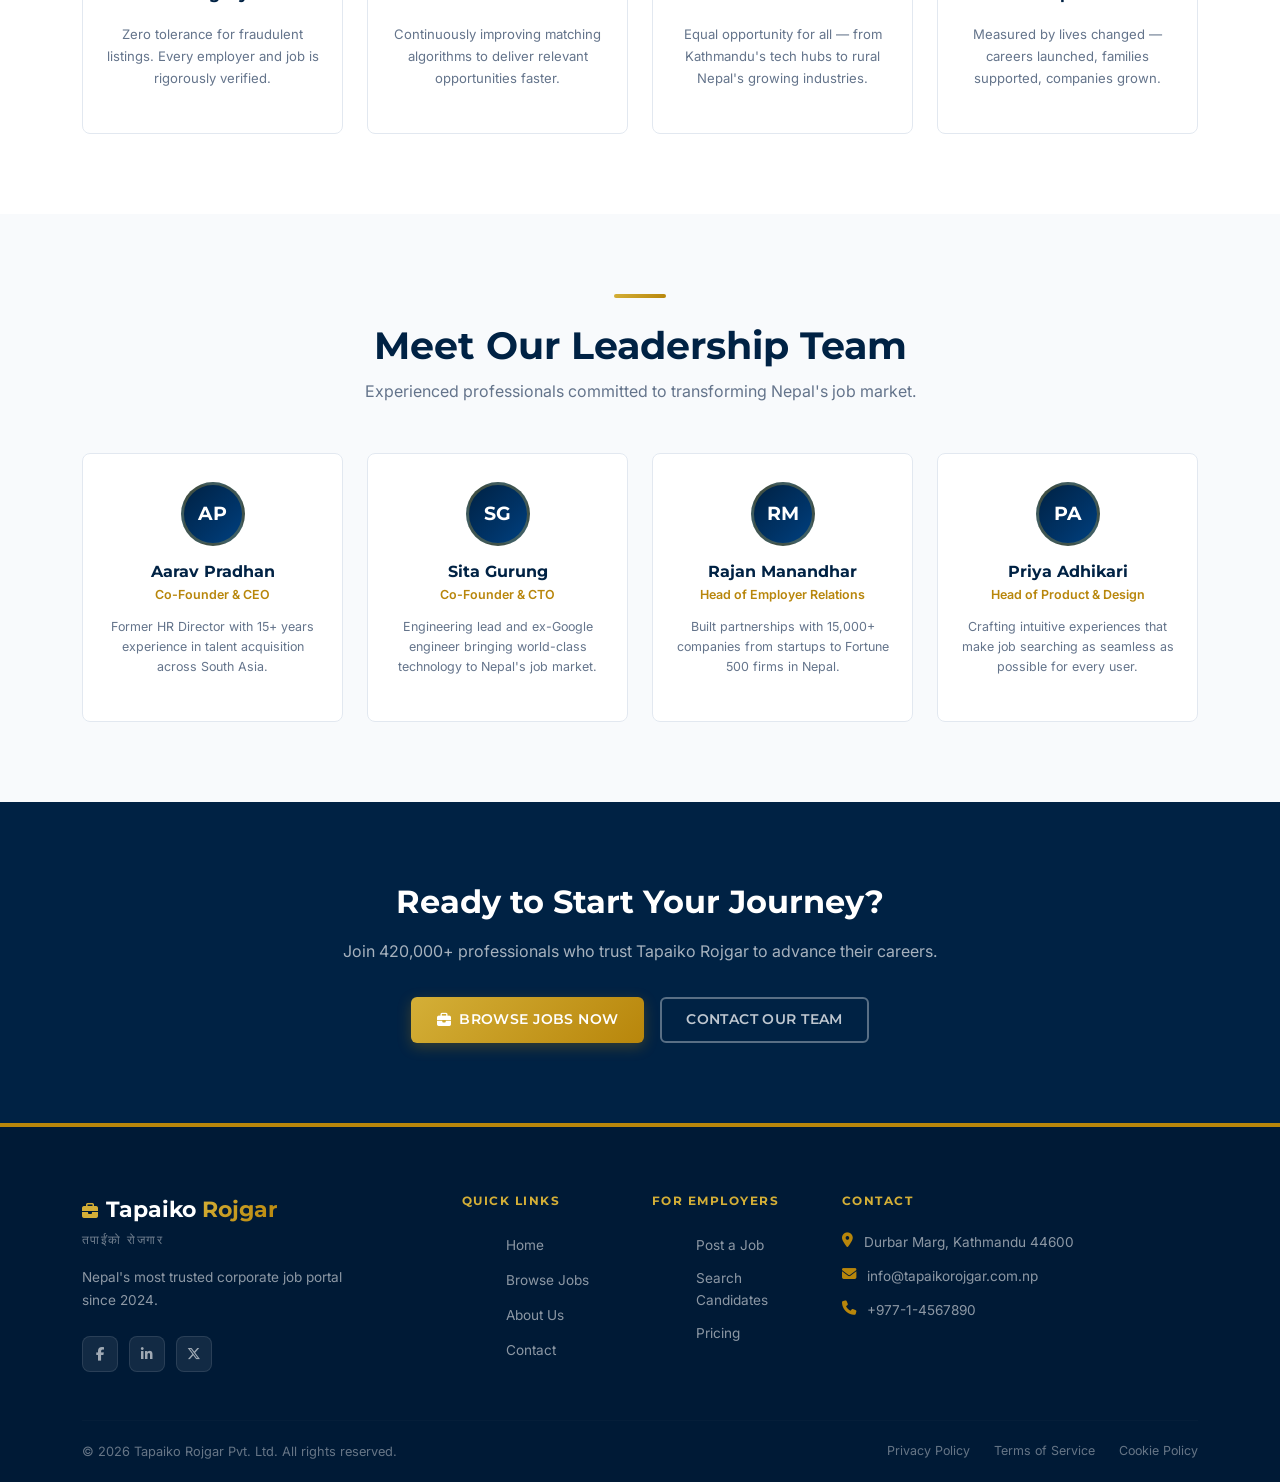
<file: about.html>
<!DOCTYPE html>
<html lang="en">
<head>
  <meta charset="UTF-8" />
  <meta name="viewport" content="width=device-width, initial-scale=1.0" />
  <title>About Us — Tapaiko Rojgar | Nepal's Premier Job Portal</title>
  <meta name="description" content="Learn about Tapaiko Rojgar — our mission to connect Nepal's best talent with verified top employers. Discover our story, values, and team." />
  <meta name="robots" content="index, follow" />
  <link rel="canonical" href="https://tapaikorojgar.com.np/about.html" />

  <link rel="preconnect" href="https://fonts.googleapis.com" />
  <link rel="preconnect" href="https://fonts.gstatic.com" crossorigin />
  <link href="https://fonts.googleapis.com/css2?family=Montserrat:wght@400;600;700;800&family=Inter:wght@400;500;600&display=swap" rel="stylesheet" />
  <link href="https://cdn.jsdelivr.net/npm/bootstrap@5.3.3/dist/css/bootstrap.min.css" rel="stylesheet" integrity="sha384-QWTKZyjpPEjISv5WaRU9OFeRpok6YctnYmDr5pNlyT2bRjXh0JMhjY6hW+ALEwIH" crossorigin="anonymous" />
  <link rel="stylesheet" href="https://cdnjs.cloudflare.com/ajax/libs/font-awesome/6.5.1/css/all.min.css" integrity="sha512-DTOQO9RWCH3ppGqcWaEA1BIZOC6xxalwEsw9c2QQeAIftl+Vegovlnee1c9QX4TctnWMn13TZye+giMm8e2LwA==" crossorigin="anonymous" />
  <link rel="stylesheet" href="assets/css/style.css" />
  <link rel="stylesheet" href="assets/css/policy.css" />
  <link rel="icon" type="image/svg+xml" href="data:image/svg+xml,<svg xmlns='http://www.w3.org/2000/svg' viewBox='0 0 32 32'><rect width='32' height='32' rx='6' fill='%23002244'/><text y='22' x='5' font-size='18' fill='%23d4af37' font-family='Arial' font-weight='bold'>TR</text></svg>" />
</head>
<body>

<!-- NAVBAR -->
<nav id="main-navbar" class="navbar navbar-expand-lg fixed-top">
  <div class="container">
    <a class="navbar-brand d-flex flex-column" href="index.html">
      <span class="navbar-logo-text"><i class="fas fa-briefcase me-2" style="font-size:0.95rem;color:var(--accent-gold-light);"></i>Tapaiko <span>Rojgar</span></span>
      <span class="logo-tagline">तपाईंको रोजगार</span>
    </a>
    <button class="navbar-toggler" type="button" data-bs-toggle="collapse" data-bs-target="#navMenu">
      <span class="navbar-toggler-icon"></span>
    </button>
    <div class="collapse navbar-collapse" id="navMenu">
      <ul class="navbar-nav mx-auto gap-1">
        <li class="nav-item"><a class="nav-link" href="index.html">Home</a></li>
        <li class="nav-item"><a class="nav-link" href="jobs.html">Browse Jobs</a></li>
        <li class="nav-item"><a class="nav-link active" href="about.html">About</a></li>
        <li class="nav-item"><a class="nav-link" href="contact.html">Contact</a></li>
      </ul>
      <div class="d-flex align-items-center gap-3">
        <a href="#" class="btn-outline-gold" style="padding:0.5rem 1.1rem;font-size:0.78rem;">Sign In</a>
        <a href="#" class="btn-gold" style="white-space:nowrap;"><i class="fas fa-plus-circle"></i> Post a Job</a>
      </div>
    </div>
  </div>
</nav>

<!-- ABOUT HERO -->
<section id="about-hero">
  <div class="container">
    <div class="row align-items-center">
      <div class="col-lg-7">
        <div class="divider-gold mb-3"></div>
        <h1 class="hero-title">Connecting Nepal's <span class="accent-gold">Talent</span><br/>with Opportunity</h1>
        <p class="hero-description">Founded in 2024, Tapaiko Rojgar was built on a single conviction: Nepal's professionals deserve a job platform they can trust completely.</p>
        <div class="d-flex flex-wrap gap-3">
          <a href="jobs.html" class="btn-gold"><i class="fas fa-briefcase"></i> Browse Jobs</a>
          <a href="contact.html" class="btn-outline-gold" style="color:rgba(255,255,255,0.8)!important;border-color:rgba(255,255,255,0.3);">Get In Touch</a>
        </div>
      </div>
      <div class="col-lg-5 mt-5 mt-lg-0">
        <div class="row g-3">
          <div class="col-6">
            <div class="hero-card text-center py-3">
              <div style="font-size:2rem;font-weight:800;font-family:var(--font-heading);background:var(--gold-gradient);-webkit-background-clip:text;-webkit-text-fill-color:transparent;background-clip:text;">28K+</div>
              <div style="font-size:0.78rem;color:var(--text-muted);">Live Jobs</div>
            </div>
          </div>
          <div class="col-6">
            <div class="hero-card text-center py-3">
              <div style="font-size:2rem;font-weight:800;font-family:var(--font-heading);background:var(--gold-gradient);-webkit-background-clip:text;-webkit-text-fill-color:transparent;background-clip:text;">15K+</div>
              <div style="font-size:0.78rem;color:var(--text-muted);">Employers</div>
            </div>
          </div>
          <div class="col-6">
            <div class="hero-card text-center py-3">
              <div style="font-size:2rem;font-weight:800;font-family:var(--font-heading);background:var(--gold-gradient);-webkit-background-clip:text;-webkit-text-fill-color:transparent;background-clip:text;">420K+</div>
              <div style="font-size:0.78rem;color:var(--text-muted);">Candidates</div>
            </div>
          </div>
          <div class="col-6">
            <div class="hero-card text-center py-3">
              <div style="font-size:2rem;font-weight:800;font-family:var(--font-heading);background:var(--gold-gradient);-webkit-background-clip:text;-webkit-text-fill-color:transparent;background-clip:text;">98%</div>
              <div style="font-size:0.78rem;color:var(--text-muted);">Success Rate</div>
            </div>
          </div>
        </div>
      </div>
    </div>
  </div>
</section>

<!-- MISSION & VISION -->
<section class="section-pad" style="background:var(--bg-light);">
  <div class="container">
    <div class="row g-5 align-items-center">
      <div class="col-lg-6">
        <div class="divider-gold"></div>
        <h2 class="section-title">Our Mission &amp; Vision</h2>
        <p style="font-size:1rem;color:var(--text-muted);line-height:1.8;margin-bottom:1.5rem;">
          <strong style="color:var(--primary-blue);">Mission:</strong> To democratize access to quality employment opportunities across Nepal — making every hiring interaction transparent, efficient, and dignified.
        </p>
        <p style="font-size:1rem;color:var(--text-muted);line-height:1.8;margin-bottom:1.5rem;">
          <strong style="color:var(--primary-blue);">Vision:</strong> To become South Asia's most trusted talent ecosystem, where career growth is guaranteed not by luck, but by verified skills and data-driven matching.
        </p>
        <div class="d-flex flex-column gap-3">
          <div class="d-flex align-items-start gap-3">
            <div style="width:36px;height:36px;border-radius:8px;background:var(--gold-gradient);display:flex;align-items:center;justify-content:center;flex-shrink:0;"><i class="fas fa-shield-check" style="color:white;font-size:0.85rem;"></i></div>
            <div><strong style="font-family:var(--font-heading);font-size:0.9rem;color:var(--primary-blue);">100% Verified Listings</strong><p style="font-size:0.82rem;color:var(--text-muted);margin:0;line-height:1.6;">Every job posting undergoes a 3-step verification process before going live on our platform.</p></div>
          </div>
          <div class="d-flex align-items-start gap-3">
            <div style="width:36px;height:36px;border-radius:8px;background:var(--gold-gradient);display:flex;align-items:center;justify-content:center;flex-shrink:0;"><i class="fas fa-brain" style="color:white;font-size:0.85rem;"></i></div>
            <div><strong style="font-family:var(--font-heading);font-size:0.9rem;color:var(--primary-blue);">AI-Powered Matching</strong><p style="font-size:0.82rem;color:var(--text-muted);margin:0;line-height:1.6;">Our intelligent algorithms match candidates with roles aligned to their skills, experience, and career goals.</p></div>
          </div>
        </div>
      </div>
      <div class="col-lg-6">
        <div class="p-4" style="background:var(--navy-gradient);border-radius:16px;position:relative;overflow:hidden;">
          <div style="position:absolute;top:-30px;right:-30px;width:150px;height:150px;border-radius:50%;background:rgba(212,175,55,0.08);"></div>
          <blockquote style="font-family:var(--font-heading);font-size:1.25rem;color:var(--white);line-height:1.6;margin-bottom:1.5rem;font-style:italic;position:relative;z-index:1;">
            "Every Nepali professional deserves an employment platform that treats their career with the respect and data-driven precision it deserves."
          </blockquote>
          <div style="display:flex;align-items:center;gap:0.85rem;position:relative;z-index:1;">
            <div style="width:48px;height:48px;border-radius:50%;background:var(--gold-gradient);display:flex;align-items:center;justify-content:center;font-family:var(--font-heading);font-size:1rem;font-weight:700;color:var(--white);">AP</div>
            <div>
              <div style="font-family:var(--font-heading);font-size:0.9rem;font-weight:700;color:var(--white);">Aarav Pradhan</div>
              <div style="font-size:0.75rem;color:var(--accent-gold-light);">Co-Founder &amp; CEO, Tapaiko Rojgar</div>
            </div>
          </div>
        </div>
      </div>
    </div>
  </div>
</section>

<!-- CORE VALUES -->
<section class="section-pad" style="background:var(--white);">
  <div class="container">
    <div class="text-center mb-5">
      <div class="divider-gold center"></div>
      <h2 class="section-title">Our Core Values</h2>
      <p class="section-subtitle">The principles that guide every decision we make.</p>
    </div>
    <div class="row g-4">
      <div class="col-md-6 col-lg-3 hidden-anim">
        <div class="about-values-card">
          <div class="about-values-icon"><i class="fas fa-shield-halved"></i></div>
          <h3 class="section-title" style="font-size:1rem;margin-bottom:0.5rem;">Integrity</h3>
          <p style="font-size:0.82rem;color:var(--text-muted);line-height:1.65;">Zero tolerance for fraudulent listings. Every employer and job is rigorously verified.</p>
        </div>
      </div>
      <div class="col-md-6 col-lg-3 hidden-anim" data-delay="80">
        <div class="about-values-card">
          <div class="about-values-icon"><i class="fas fa-rocket"></i></div>
          <h3 class="section-title" style="font-size:1rem;margin-bottom:0.5rem;">Innovation</h3>
          <p style="font-size:0.82rem;color:var(--text-muted);line-height:1.65;">Continuously improving matching algorithms to deliver relevant opportunities faster.</p>
        </div>
      </div>
      <div class="col-md-6 col-lg-3 hidden-anim" data-delay="160">
        <div class="about-values-card">
          <div class="about-values-icon"><i class="fas fa-handshake"></i></div>
          <h3 class="section-title" style="font-size:1rem;margin-bottom:0.5rem;">Inclusion</h3>
          <p style="font-size:0.82rem;color:var(--text-muted);line-height:1.65;">Equal opportunity for all — from Kathmandu's tech hubs to rural Nepal's growing industries.</p>
        </div>
      </div>
      <div class="col-md-6 col-lg-3 hidden-anim" data-delay="240">
        <div class="about-values-card">
          <div class="about-values-icon"><i class="fas fa-chart-line"></i></div>
          <h3 class="section-title" style="font-size:1rem;margin-bottom:0.5rem;">Impact</h3>
          <p style="font-size:0.82rem;color:var(--text-muted);line-height:1.65;">Measured by lives changed — careers launched, families supported, companies grown.</p>
        </div>
      </div>
    </div>
  </div>
</section>

<!-- TEAM -->
<section class="section-pad" style="background:var(--bg-light);">
  <div class="container">
    <div class="text-center mb-5">
      <div class="divider-gold center"></div>
      <h2 class="section-title">Meet Our Leadership Team</h2>
      <p class="section-subtitle">Experienced professionals committed to transforming Nepal's job market.</p>
    </div>
    <div class="row g-4 justify-content-center">
      <div class="col-sm-6 col-md-4 col-lg-3 hidden-anim">
        <div class="team-card">
          <div class="team-avatar">AP</div>
          <h3 style="font-family:var(--font-heading);font-size:1rem;font-weight:700;color:var(--primary-blue);margin-bottom:0.2rem;">Aarav Pradhan</h3>
          <div style="font-size:0.78rem;color:var(--accent-gold);font-weight:600;margin-bottom:0.75rem;">Co-Founder &amp; CEO</div>
          <p style="font-size:0.78rem;color:var(--text-muted);line-height:1.6;">Former HR Director with 15+ years experience in talent acquisition across South Asia.</p>
        </div>
      </div>
      <div class="col-sm-6 col-md-4 col-lg-3 hidden-anim" data-delay="80">
        <div class="team-card">
          <div class="team-avatar">SG</div>
          <h3 style="font-family:var(--font-heading);font-size:1rem;font-weight:700;color:var(--primary-blue);margin-bottom:0.2rem;">Sita Gurung</h3>
          <div style="font-size:0.78rem;color:var(--accent-gold);font-weight:600;margin-bottom:0.75rem;">Co-Founder &amp; CTO</div>
          <p style="font-size:0.78rem;color:var(--text-muted);line-height:1.6;">Engineering lead and ex-Google engineer bringing world-class technology to Nepal's job market.</p>
        </div>
      </div>
      <div class="col-sm-6 col-md-4 col-lg-3 hidden-anim" data-delay="160">
        <div class="team-card">
          <div class="team-avatar">RM</div>
          <h3 style="font-family:var(--font-heading);font-size:1rem;font-weight:700;color:var(--primary-blue);margin-bottom:0.2rem;">Rajan Manandhar</h3>
          <div style="font-size:0.78rem;color:var(--accent-gold);font-weight:600;margin-bottom:0.75rem;">Head of Employer Relations</div>
          <p style="font-size:0.78rem;color:var(--text-muted);line-height:1.6;">Built partnerships with 15,000+ companies from startups to Fortune 500 firms in Nepal.</p>
        </div>
      </div>
      <div class="col-sm-6 col-md-4 col-lg-3 hidden-anim" data-delay="240">
        <div class="team-card">
          <div class="team-avatar">PA</div>
          <h3 style="font-family:var(--font-heading);font-size:1rem;font-weight:700;color:var(--primary-blue);margin-bottom:0.2rem;">Priya Adhikari</h3>
          <div style="font-size:0.78rem;color:var(--accent-gold);font-weight:600;margin-bottom:0.75rem;">Head of Product &amp; Design</div>
          <p style="font-size:0.78rem;color:var(--text-muted);line-height:1.6;">Crafting intuitive experiences that make job searching as seamless as possible for every user.</p>
        </div>
      </div>
    </div>
  </div>
</section>

<!-- CTA -->
<section class="section-pad" style="background:var(--primary-blue);">
  <div class="container text-center">
    <h2 style="font-family:var(--font-heading);font-size:clamp(1.5rem,3vw,2rem);font-weight:700;color:var(--white);margin-bottom:1rem;">Ready to Start Your Journey?</h2>
    <p style="color:rgba(255,255,255,0.65);margin-bottom:2rem;">Join 420,000+ professionals who trust Tapaiko Rojgar to advance their careers.</p>
    <div class="d-flex flex-wrap justify-content-center gap-3">
      <a href="jobs.html" class="btn-gold"><i class="fas fa-briefcase"></i> Browse Jobs Now</a>
      <a href="contact.html" class="btn-outline-gold" style="border-color:rgba(255,255,255,0.35);color:rgba(255,255,255,0.75)!important;">Contact Our Team</a>
    </div>
  </div>
</section>

<!-- FOOTER -->
<footer id="site-footer">
  <div class="container">
    <div class="row g-4">
      <div class="col-lg-4 col-md-6">
        <div class="footer-brand">
          <div class="brand-name"><i class="fas fa-briefcase me-2" style="color:var(--accent-gold-light);font-size:1rem;"></i>Tapaiko <span>Rojgar</span></div>
          <div class="footer-tagline">तपाईंको रोजगार</div>
          <p class="footer-description">Nepal's most trusted corporate job portal since 2024.</p>
          <div class="footer-socials">
            <a href="#" class="social-btn" aria-label="Facebook"><i class="fab fa-facebook-f"></i></a>
            <a href="#" class="social-btn" aria-label="LinkedIn"><i class="fab fa-linkedin-in"></i></a>
            <a href="#" class="social-btn" aria-label="Twitter"><i class="fab fa-x-twitter"></i></a>
          </div>
        </div>
      </div>
      <div class="col-lg-2 col-md-6 col-sm-6">
        <div class="footer-heading">Quick Links</div>
        <ul class="footer-links">
          <li><a href="index.html">Home</a></li>
          <li><a href="jobs.html">Browse Jobs</a></li>
          <li><a href="about.html">About Us</a></li>
          <li><a href="contact.html">Contact</a></li>
        </ul>
      </div>
      <div class="col-lg-2 col-md-6 col-sm-6">
        <div class="footer-heading">For Employers</div>
        <ul class="footer-links">
          <li><a href="#">Post a Job</a></li>
          <li><a href="#">Search Candidates</a></li>
          <li><a href="#">Pricing</a></li>
        </ul>
      </div>
      <div class="col-lg-4 col-md-6">
        <div class="footer-heading">Contact</div>
        <div class="footer-contact-item"><i class="fas fa-map-marker-alt"></i><span>Durbar Marg, Kathmandu 44600</span></div>
        <div class="footer-contact-item"><i class="fas fa-envelope"></i><span>info@tapaikorojgar.com.np</span></div>
        <div class="footer-contact-item"><i class="fas fa-phone"></i><span>+977-1-4567890</span></div>
      </div>
    </div>
    <hr class="footer-divider" />
    <div class="footer-bottom">
      <div class="d-flex flex-wrap justify-content-between align-items-center gap-2">
        <p class="mb-0">&copy; 2026 Tapaiko Rojgar Pvt. Ltd. All rights reserved.</p>
        <div class="footer-bottom-links">
          <a href="privacy-policy.html">Privacy Policy</a>
          <a href="terms-of-service.html">Terms of Service</a>
          <a href="cookie-policy.html">Cookie Policy</a>
        </div>
      </div>
    </div>
  </div>
</footer>

<button id="scroll-top" aria-label="Scroll to top"><i class="fas fa-chevron-up"></i></button>
<script src="https://cdn.jsdelivr.net/npm/bootstrap@5.3.3/dist/js/bootstrap.bundle.min.js" integrity="sha384-YvpcrYf0tY3lHB60NNkmXc5s9fDVZLESaAA55NDzOxhy9GkcIdslK1eN7N6jIeHz" crossorigin="anonymous"></script>
<script src="assets/js/main.js"></script>
</body>
</html>
</file>
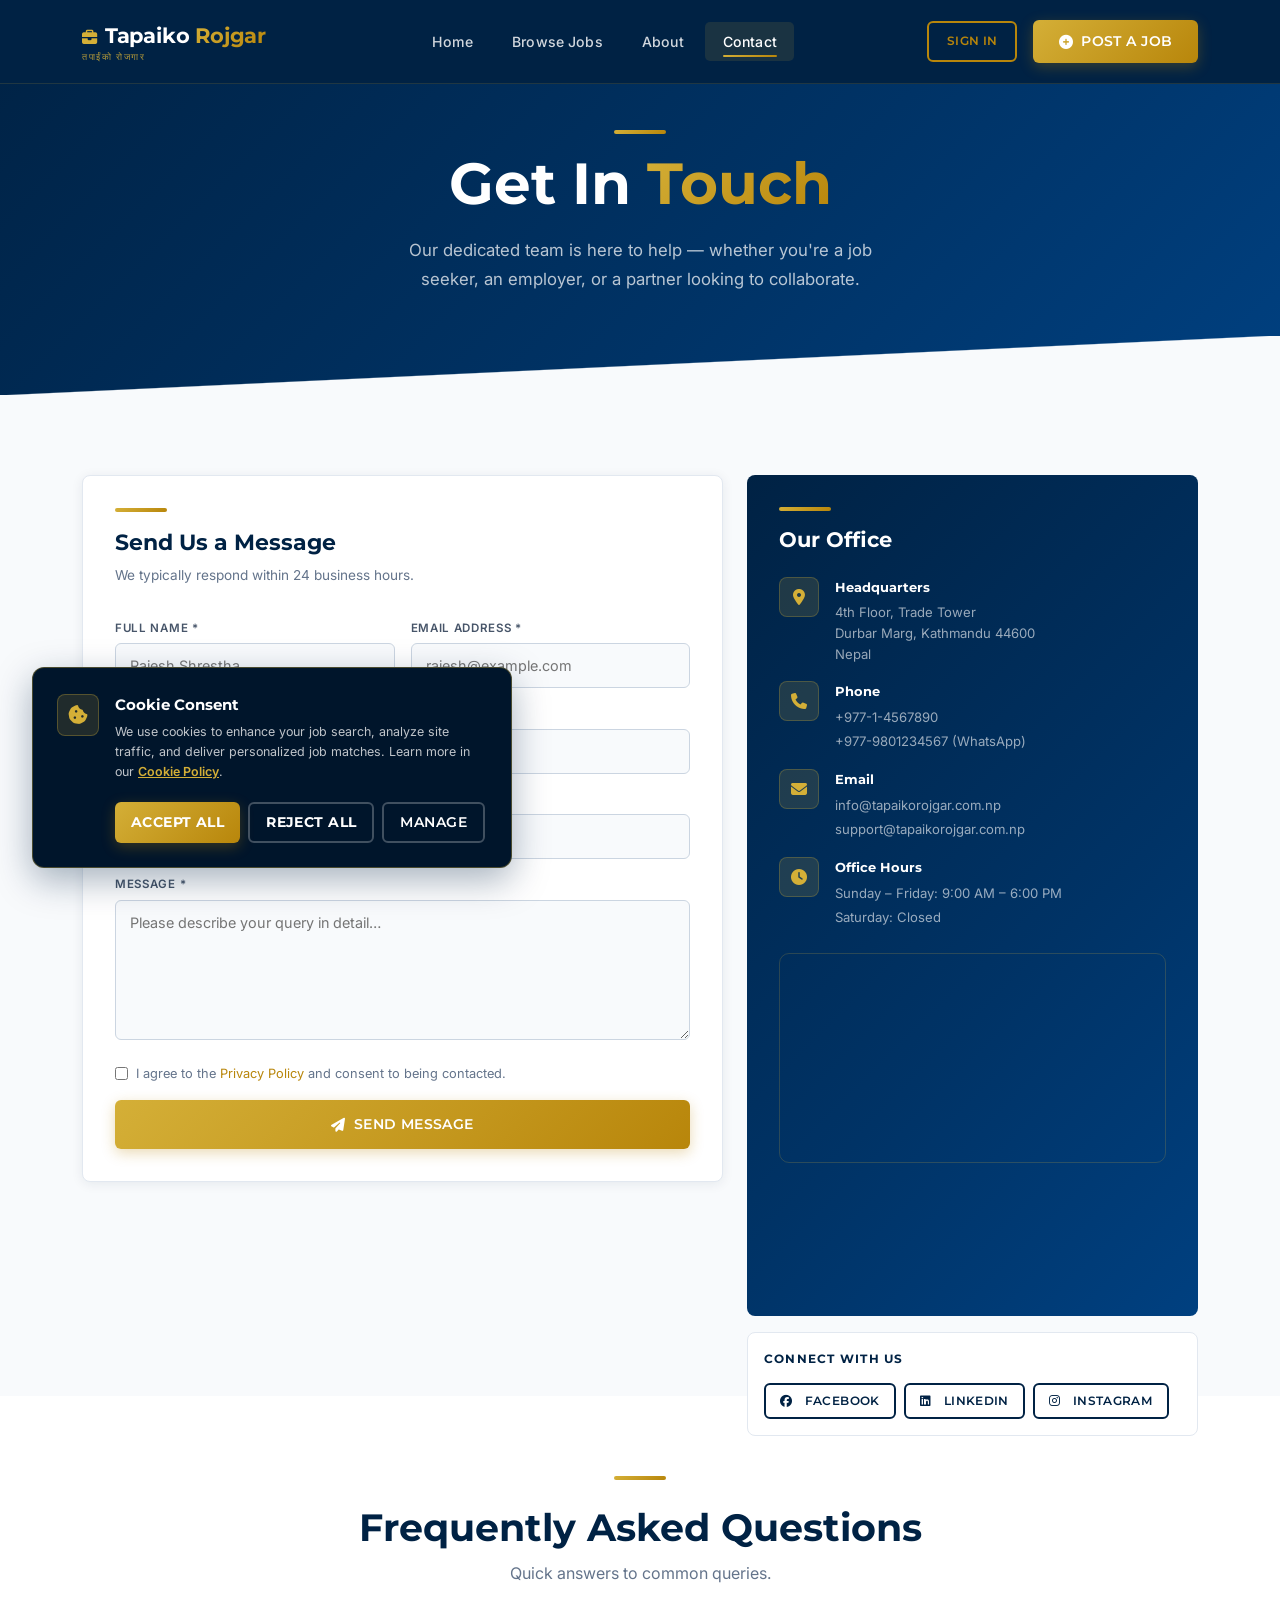
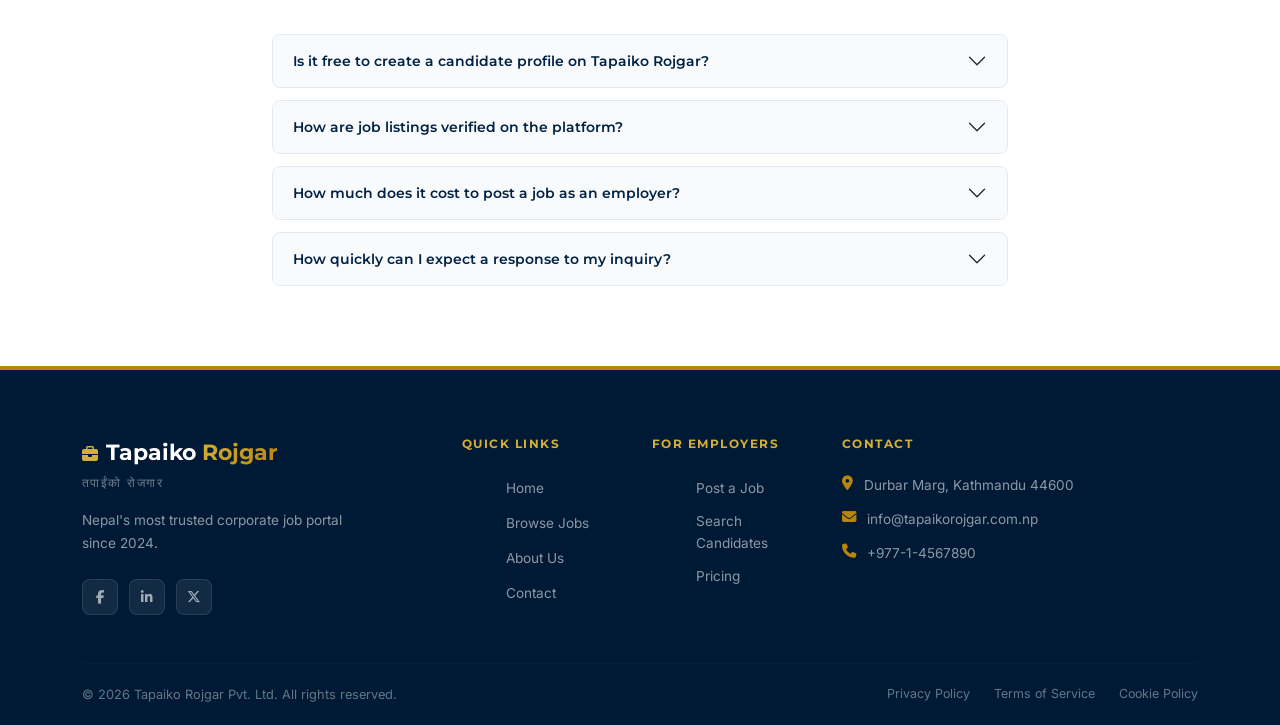
<file: contact.html>
<!DOCTYPE html>
<html lang="en">
<head>
  <meta charset="UTF-8" />
  <meta name="viewport" content="width=device-width, initial-scale=1.0" />
  <title>Contact Us — Tapaiko Rojgar | Nepal's Premier Job Portal</title>
  <meta name="description" content="Get in touch with Tapaiko Rojgar. Contact our team for job posting support, candidate queries, partnership inquiries, or technical assistance." />
  <meta name="robots" content="index, follow" />
  <link rel="canonical" href="https://tapaikorojgar.com.np/contact.html" />

  <link rel="preconnect" href="https://fonts.googleapis.com" />
  <link rel="preconnect" href="https://fonts.gstatic.com" crossorigin />
  <link href="https://fonts.googleapis.com/css2?family=Montserrat:wght@400;600;700;800&family=Inter:wght@400;500;600&display=swap" rel="stylesheet" />
  <link href="https://cdn.jsdelivr.net/npm/bootstrap@5.3.3/dist/css/bootstrap.min.css" rel="stylesheet" integrity="sha384-QWTKZyjpPEjISv5WaRU9OFeRpok6YctnYmDr5pNlyT2bRjXh0JMhjY6hW+ALEwIH" crossorigin="anonymous" />
  <link rel="stylesheet" href="https://cdnjs.cloudflare.com/ajax/libs/font-awesome/6.5.1/css/all.min.css" integrity="sha512-DTOQO9RWCH3ppGqcWaEA1BIZOC6xxalwEsw9c2QQeAIftl+Vegovlnee1c9QX4TctnWMn13TZye+giMm8e2LwA==" crossorigin="anonymous" />
  <link rel="stylesheet" href="assets/css/style.css" />
  <link rel="stylesheet" href="assets/css/policy.css" />
  <link rel="icon" type="image/svg+xml" href="data:image/svg+xml,<svg xmlns='http://www.w3.org/2000/svg' viewBox='0 0 32 32'><rect width='32' height='32' rx='6' fill='%23002244'/><text y='22' x='5' font-size='18' fill='%23d4af37' font-family='Arial' font-weight='bold'>TR</text></svg>" />
</head>
<body>

<!-- NAVBAR -->
<nav id="main-navbar" class="navbar navbar-expand-lg fixed-top">
  <div class="container">
    <a class="navbar-brand d-flex flex-column" href="index.html">
      <span class="navbar-logo-text"><i class="fas fa-briefcase me-2" style="font-size:0.95rem;color:var(--accent-gold-light);"></i>Tapaiko <span>Rojgar</span></span>
      <span class="logo-tagline">तपाईंको रोजगार</span>
    </a>
    <button class="navbar-toggler" type="button" data-bs-toggle="collapse" data-bs-target="#navMenu">
      <span class="navbar-toggler-icon"></span>
    </button>
    <div class="collapse navbar-collapse" id="navMenu">
      <ul class="navbar-nav mx-auto gap-1">
        <li class="nav-item"><a class="nav-link" href="index.html">Home</a></li>
        <li class="nav-item"><a class="nav-link" href="jobs.html">Browse Jobs</a></li>
        <li class="nav-item"><a class="nav-link" href="about.html">About</a></li>
        <li class="nav-item"><a class="nav-link active" href="contact.html">Contact</a></li>
      </ul>
      <div class="d-flex align-items-center gap-3">
        <a href="#" class="btn-outline-gold" style="padding:0.5rem 1.1rem;font-size:0.78rem;">Sign In</a>
        <a href="#" class="btn-gold" style="white-space:nowrap;"><i class="fas fa-plus-circle"></i> Post a Job</a>
      </div>
    </div>
  </div>
</nav>

<!-- CONTACT HERO -->
<section id="contact-hero">
  <div class="container text-center">
    <div class="divider-gold center mb-3"></div>
    <h1 class="hero-title">Get In <span class="accent-gold">Touch</span></h1>
    <p class="hero-description mx-auto" style="max-width:520px;">Our dedicated team is here to help — whether you're a job seeker, an employer, or a partner looking to collaborate.</p>
  </div>
</section>

<!-- CONTACT FORM + INFO -->
<section class="section-pad" style="background:var(--bg-light);">
  <div class="container">
    <div class="row g-4">
      <!-- Contact Form -->
      <div class="col-lg-7">
        <div class="contact-form-card">
          <div class="divider-gold mb-3"></div>
          <h2 style="font-family:var(--font-heading);font-size:1.4rem;font-weight:700;color:var(--primary-blue);margin-bottom:0.5rem;">Send Us a Message</h2>
          <p style="font-size:0.85rem;color:var(--text-muted);margin-bottom:2rem;">We typically respond within 24 business hours.</p>

          <form id="contact-form" novalidate>
            <div class="row g-3">
              <div class="col-sm-6">
                <label class="form-label-brand" for="contact-name">Full Name *</label>
                <input type="text" class="form-control-brand" id="contact-name" name="name" placeholder="Rajesh Shrestha" required />
              </div>
              <div class="col-sm-6">
                <label class="form-label-brand" for="contact-email">Email Address *</label>
                <input type="email" class="form-control-brand" id="contact-email" name="email" placeholder="rajesh@example.com" required />
              </div>
              <div class="col-sm-6">
                <label class="form-label-brand" for="contact-phone">Phone Number</label>
                <input type="tel" class="form-control-brand" id="contact-phone" name="phone" placeholder="+977-98XXXXXXXX" />
              </div>
              <div class="col-sm-6">
                <label class="form-label-brand" for="contact-type">I Am A *</label>
                <select class="form-control-brand" id="contact-type" name="type" required>
                  <option value="">Select role…</option>
                  <option>Job Seeker</option>
                  <option>Employer / Recruiter</option>
                  <option>Partnership Inquiry</option>
                  <option>Media / Press</option>
                  <option>Other</option>
                </select>
              </div>
              <div class="col-12">
                <label class="form-label-brand" for="contact-subject">Subject *</label>
                <input type="text" class="form-control-brand" id="contact-subject" name="subject" placeholder="How can we help you?" required />
              </div>
              <div class="col-12">
                <label class="form-label-brand" for="contact-message">Message *</label>
                <textarea class="form-control-brand" id="contact-message" name="message" rows="5" placeholder="Please describe your query in detail…" required style="resize:vertical;"></textarea>
              </div>
              <div class="col-12">
                <div class="d-flex align-items-center gap-2 mb-3">
                  <input type="checkbox" id="contact-consent" required style="accent-color:var(--accent-gold);" />
                  <label for="contact-consent" style="font-size:0.8rem;color:var(--text-muted);">I agree to the <a href="privacy-policy.html" style="color:var(--accent-gold);">Privacy Policy</a> and consent to being contacted.</label>
                </div>
                <button type="submit" class="btn-gold" style="width:100%;justify-content:center;padding:0.8rem;">
                  <i class="fas fa-paper-plane"></i> Send Message
                </button>
              </div>
            </div>
          </form>
        </div>
      </div>

      <!-- Contact Info -->
      <div class="col-lg-5">
        <div class="contact-info-card">
          <div class="divider-gold mb-3" style="background:var(--gold-gradient);"></div>
          <h2 style="font-family:var(--font-heading);font-size:1.3rem;font-weight:700;color:var(--white);margin-bottom:1.5rem;">Our Office</h2>

          <div class="d-flex flex-column gap-3 mb-4">
            <div class="d-flex align-items-start gap-3">
              <div style="width:40px;height:40px;border-radius:8px;background:rgba(212,175,55,0.15);border:1px solid rgba(212,175,55,0.25);display:flex;align-items:center;justify-content:center;flex-shrink:0;">
                <i class="fas fa-map-marker-alt" style="color:var(--accent-gold-light);"></i>
              </div>
              <div>
                <div style="font-family:var(--font-heading);font-size:0.82rem;font-weight:700;color:var(--white);margin-bottom:0.2rem;">Headquarters</div>
                <div style="font-size:0.82rem;color:rgba(255,255,255,0.6);line-height:1.6;">4th Floor, Trade Tower<br/>Durbar Marg, Kathmandu 44600<br/>Nepal</div>
              </div>
            </div>

            <div class="d-flex align-items-start gap-3">
              <div style="width:40px;height:40px;border-radius:8px;background:rgba(212,175,55,0.15);border:1px solid rgba(212,175,55,0.25);display:flex;align-items:center;justify-content:center;flex-shrink:0;">
                <i class="fas fa-phone" style="color:var(--accent-gold-light);"></i>
              </div>
              <div>
                <div style="font-family:var(--font-heading);font-size:0.82rem;font-weight:700;color:var(--white);margin-bottom:0.2rem;">Phone</div>
                <div style="font-size:0.82rem;color:rgba(255,255,255,0.6);line-height:1.8;">
                  +977-1-4567890<br/>
                  +977-9801234567 (WhatsApp)
                </div>
              </div>
            </div>

            <div class="d-flex align-items-start gap-3">
              <div style="width:40px;height:40px;border-radius:8px;background:rgba(212,175,55,0.15);border:1px solid rgba(212,175,55,0.25);display:flex;align-items:center;justify-content:center;flex-shrink:0;">
                <i class="fas fa-envelope" style="color:var(--accent-gold-light);"></i>
              </div>
              <div>
                <div style="font-family:var(--font-heading);font-size:0.82rem;font-weight:700;color:var(--white);margin-bottom:0.2rem;">Email</div>
                <div style="font-size:0.82rem;color:rgba(255,255,255,0.6);line-height:1.8;">
                  info@tapaikorojgar.com.np<br/>
                  support@tapaikorojgar.com.np
                </div>
              </div>
            </div>

            <div class="d-flex align-items-start gap-3">
              <div style="width:40px;height:40px;border-radius:8px;background:rgba(212,175,55,0.15);border:1px solid rgba(212,175,55,0.25);display:flex;align-items:center;justify-content:center;flex-shrink:0;">
                <i class="fas fa-clock" style="color:var(--accent-gold-light);"></i>
              </div>
              <div>
                <div style="font-family:var(--font-heading);font-size:0.82rem;font-weight:700;color:var(--white);margin-bottom:0.2rem;">Office Hours</div>
                <div style="font-size:0.82rem;color:rgba(255,255,255,0.6);line-height:1.8;">
                  Sunday – Friday: 9:00 AM – 6:00 PM<br/>
                  Saturday: Closed
                </div>
              </div>
            </div>
          </div>

          <!-- Map Placeholder -->
          <div style="border-radius:10px;overflow:hidden;border:1px solid rgba(212,175,55,0.2);">
            <iframe
              src="https://www.google.com/maps/embed?pb=!1m18!1m12!1m3!1d3531.9916565741505!2d85.31489!3d27.70698!2m3!1f0!2f0!3f0!3m2!1i1024!2i768!4f13.1!3m3!1m2!1s0x39eb18fcb77fd4bd%3A0x58099b1b8f7bfa72!2sDurbar%20Marg%2C%20Kathmandu%2044600!5e0!3m2!1sen!2snp!4v1700000000000!5m2!1sen!2snp"
              width="100%"
              height="200"
              style="border:0;filter:grayscale(30%) contrast(1.1);"
              allowfullscreen=""
              loading="lazy"
              referrerpolicy="no-referrer-when-downgrade"
              title="Tapaiko Rojgar office location on Google Maps">
            </iframe>
          </div>
        </div>

        <!-- Social Links -->
        <div class="mt-3 p-3" style="background:var(--white);border:1px solid var(--border-color);border-radius:var(--card-radius);">
          <div style="font-family:var(--font-heading);font-size:0.78rem;font-weight:700;letter-spacing:0.1em;text-transform:uppercase;color:var(--primary-blue);margin-bottom:0.85rem;">Connect With Us</div>
          <div class="d-flex gap-2 flex-wrap">
            <a href="#" class="btn-outline-navy" style="padding:0.4rem 0.9rem;font-size:0.75rem;border-radius:6px;"><i class="fab fa-facebook me-1"></i>Facebook</a>
            <a href="#" class="btn-outline-navy" style="padding:0.4rem 0.9rem;font-size:0.75rem;border-radius:6px;"><i class="fab fa-linkedin me-1"></i>LinkedIn</a>
            <a href="#" class="btn-outline-navy" style="padding:0.4rem 0.9rem;font-size:0.75rem;border-radius:6px;"><i class="fab fa-instagram me-1"></i>Instagram</a>
          </div>
        </div>
      </div>
    </div>
  </div>
</section>

<!-- FAQ -->
<section class="section-pad" style="background:var(--white);">
  <div class="container">
    <div class="text-center mb-5">
      <div class="divider-gold center"></div>
      <h2 class="section-title">Frequently Asked Questions</h2>
      <p class="section-subtitle">Quick answers to common queries.</p>
    </div>
    <div class="row justify-content-center">
      <div class="col-lg-8">
        <div class="accordion" id="faqAccordion">
          <div class="accordion-item" style="border:1.5px solid var(--border-color);border-radius:var(--card-radius)!important;margin-bottom:0.75rem;overflow:hidden;">
            <h3 class="accordion-header">
              <button class="accordion-button collapsed" type="button" data-bs-toggle="collapse" data-bs-target="#faq1" style="font-family:var(--font-heading);font-weight:600;font-size:0.9rem;color:var(--primary-blue);background:var(--bg-light);">
                Is it free to create a candidate profile on Tapaiko Rojgar?
              </button>
            </h3>
            <div id="faq1" class="accordion-collapse collapse" data-bs-parent="#faqAccordion">
              <div class="accordion-body" style="font-size:0.85rem;color:var(--text-muted);line-height:1.7;">
                Yes, absolutely! Creating a candidate profile, uploading your CV, and applying to jobs is 100% free for all job seekers. We believe in democratizing career opportunities.
              </div>
            </div>
          </div>

          <div class="accordion-item" style="border:1.5px solid var(--border-color);border-radius:var(--card-radius)!important;margin-bottom:0.75rem;overflow:hidden;">
            <h3 class="accordion-header">
              <button class="accordion-button collapsed" type="button" data-bs-toggle="collapse" data-bs-target="#faq2" style="font-family:var(--font-heading);font-weight:600;font-size:0.9rem;color:var(--primary-blue);background:var(--bg-light);">
                How are job listings verified on the platform?
              </button>
            </h3>
            <div id="faq2" class="accordion-collapse collapse" data-bs-parent="#faqAccordion">
              <div class="accordion-body" style="font-size:0.85rem;color:var(--text-muted);line-height:1.7;">
                Every employer undergoes a 3-step verification: (1) Company registration document verification, (2) PAN/VAT number validation, (3) Physical address confirmation. All jobs are reviewed by our team before publication.
              </div>
            </div>
          </div>

          <div class="accordion-item" style="border:1.5px solid var(--border-color);border-radius:var(--card-radius)!important;margin-bottom:0.75rem;overflow:hidden;">
            <h3 class="accordion-header">
              <button class="accordion-button collapsed" type="button" data-bs-toggle="collapse" data-bs-target="#faq3" style="font-family:var(--font-heading);font-weight:600;font-size:0.9rem;color:var(--primary-blue);background:var(--bg-light);">
                How much does it cost to post a job as an employer?
              </button>
            </h3>
            <div id="faq3" class="accordion-collapse collapse" data-bs-parent="#faqAccordion">
              <div class="accordion-body" style="font-size:0.85rem;color:var(--text-muted);line-height:1.7;">
                Your first job posting is completely free. After that, we offer flexible pricing plans starting from NPR 999/month for startup packages, up to enterprise solutions. Contact us for custom pricing.
              </div>
            </div>
          </div>

          <div class="accordion-item" style="border:1.5px solid var(--border-color);border-radius:var(--card-radius)!important;overflow:hidden;">
            <h3 class="accordion-header">
              <button class="accordion-button collapsed" type="button" data-bs-toggle="collapse" data-bs-target="#faq4" style="font-family:var(--font-heading);font-weight:600;font-size:0.9rem;color:var(--primary-blue);background:var(--bg-light);">
                How quickly can I expect a response to my inquiry?
              </button>
            </h3>
            <div id="faq4" class="accordion-collapse collapse" data-bs-parent="#faqAccordion">
              <div class="accordion-body" style="font-size:0.85rem;color:var(--text-muted);line-height:1.7;">
                Our support team responds to all inquiries within 24 business hours. For urgent matters, you can reach us directly at +977-9801234567 via WhatsApp during office hours.
              </div>
            </div>
          </div>
        </div>
      </div>
    </div>
  </div>
</section>

<!-- FOOTER -->
<footer id="site-footer">
  <div class="container">
    <div class="row g-4">
      <div class="col-lg-4 col-md-6">
        <div class="footer-brand">
          <div class="brand-name"><i class="fas fa-briefcase me-2" style="color:var(--accent-gold-light);font-size:1rem;"></i>Tapaiko <span>Rojgar</span></div>
          <div class="footer-tagline">तपाईंको रोजगार</div>
          <p class="footer-description">Nepal's most trusted corporate job portal since 2024.</p>
          <div class="footer-socials">
            <a href="#" class="social-btn" aria-label="Facebook"><i class="fab fa-facebook-f"></i></a>
            <a href="#" class="social-btn" aria-label="LinkedIn"><i class="fab fa-linkedin-in"></i></a>
            <a href="#" class="social-btn" aria-label="Twitter"><i class="fab fa-x-twitter"></i></a>
          </div>
        </div>
      </div>
      <div class="col-lg-2 col-md-6 col-sm-6">
        <div class="footer-heading">Quick Links</div>
        <ul class="footer-links">
          <li><a href="index.html">Home</a></li>
          <li><a href="jobs.html">Browse Jobs</a></li>
          <li><a href="about.html">About Us</a></li>
          <li><a href="contact.html">Contact</a></li>
        </ul>
      </div>
      <div class="col-lg-2 col-md-6 col-sm-6">
        <div class="footer-heading">For Employers</div>
        <ul class="footer-links">
          <li><a href="#">Post a Job</a></li>
          <li><a href="#">Search Candidates</a></li>
          <li><a href="#">Pricing</a></li>
        </ul>
      </div>
      <div class="col-lg-4 col-md-6">
        <div class="footer-heading">Contact</div>
        <div class="footer-contact-item"><i class="fas fa-map-marker-alt"></i><span>Durbar Marg, Kathmandu 44600</span></div>
        <div class="footer-contact-item"><i class="fas fa-envelope"></i><span>info@tapaikorojgar.com.np</span></div>
        <div class="footer-contact-item"><i class="fas fa-phone"></i><span>+977-1-4567890</span></div>
      </div>
    </div>
    <hr class="footer-divider" />
    <div class="footer-bottom">
      <div class="d-flex flex-wrap justify-content-between align-items-center gap-2">
        <p class="mb-0">&copy; 2026 Tapaiko Rojgar Pvt. Ltd. All rights reserved.</p>
        <div class="footer-bottom-links">
          <a href="privacy-policy.html">Privacy Policy</a>
          <a href="terms-of-service.html">Terms of Service</a>
          <a href="cookie-policy.html">Cookie Policy</a>
        </div>
      </div>
    </div>
  </div>
</footer>

<button id="scroll-top" aria-label="Scroll to top"><i class="fas fa-chevron-up"></i></button>
<script src="https://cdn.jsdelivr.net/npm/bootstrap@5.3.3/dist/js/bootstrap.bundle.min.js" integrity="sha384-YvpcrYf0tY3lHB60NNkmXc5s9fDVZLESaAA55NDzOxhy9GkcIdslK1eN7N6jIeHz" crossorigin="anonymous"></script>
<script src="assets/js/main.js"></script>
</body>
</html>
</file>
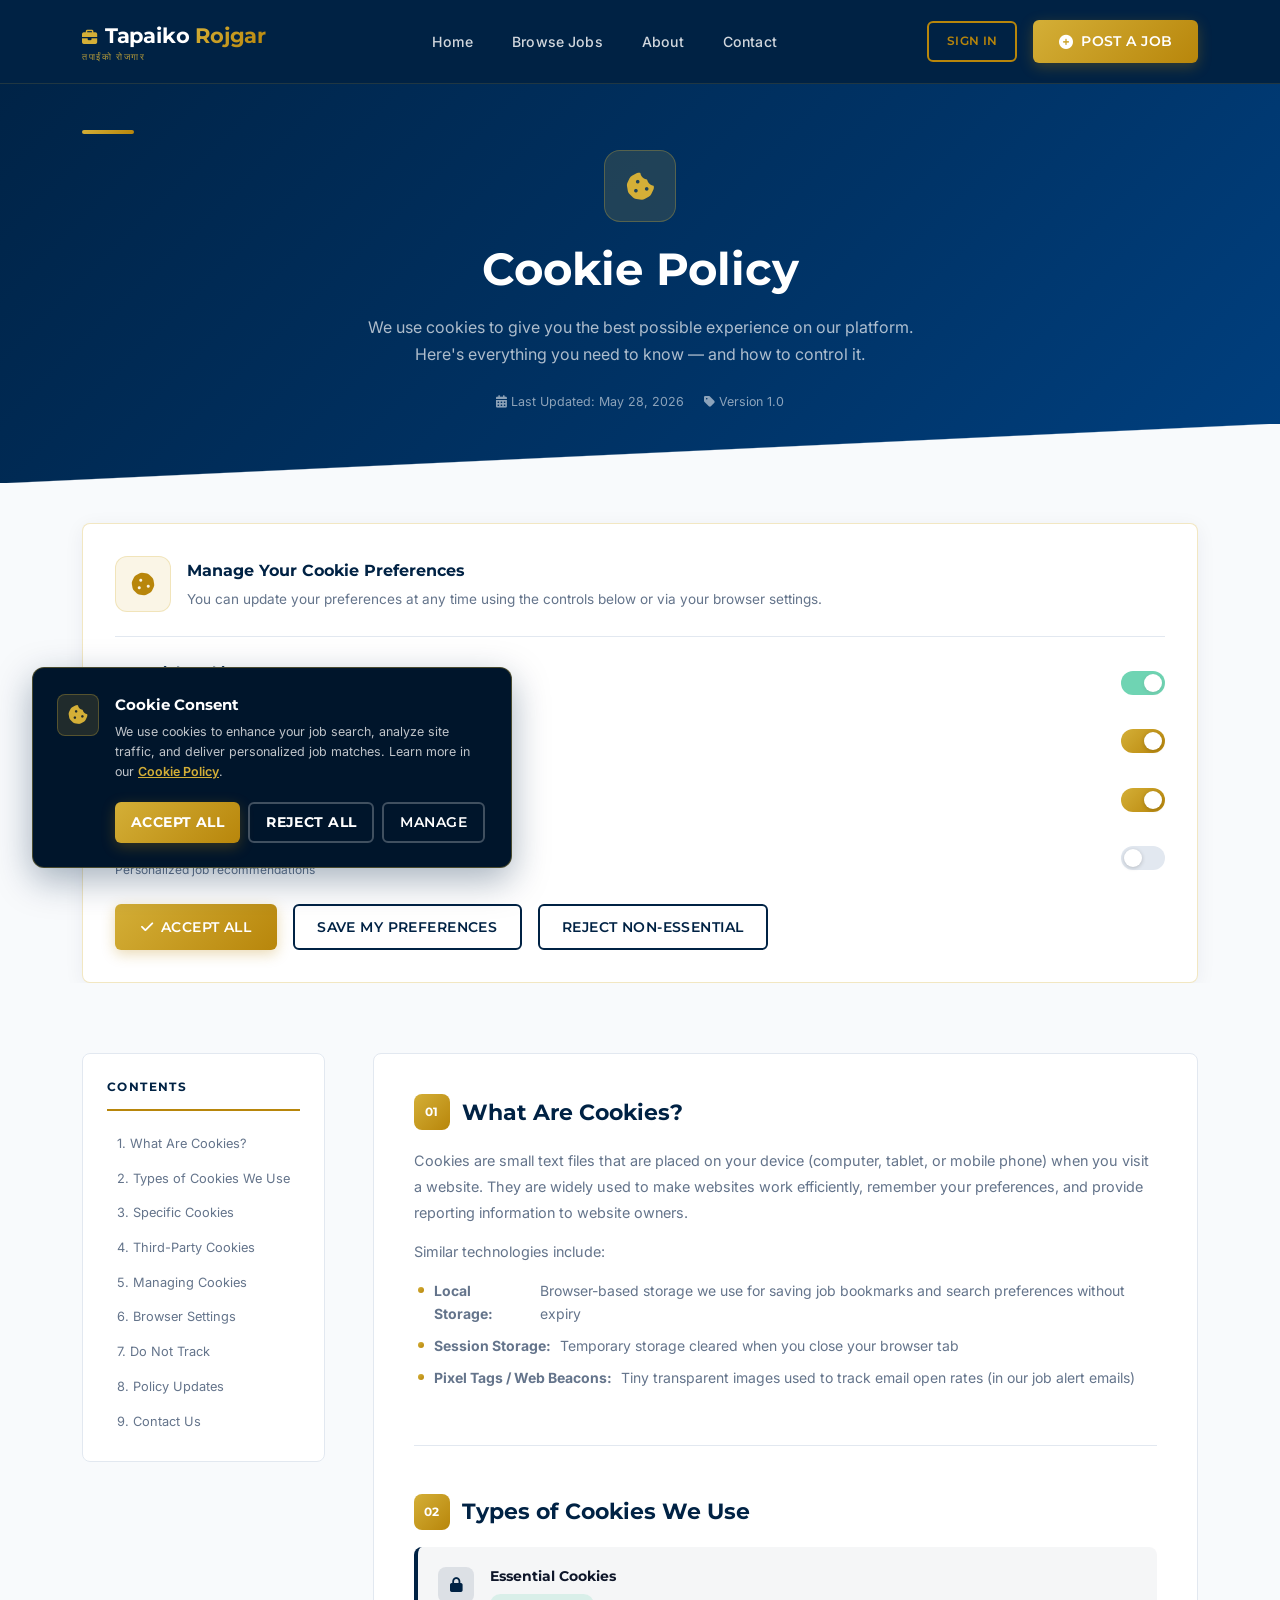
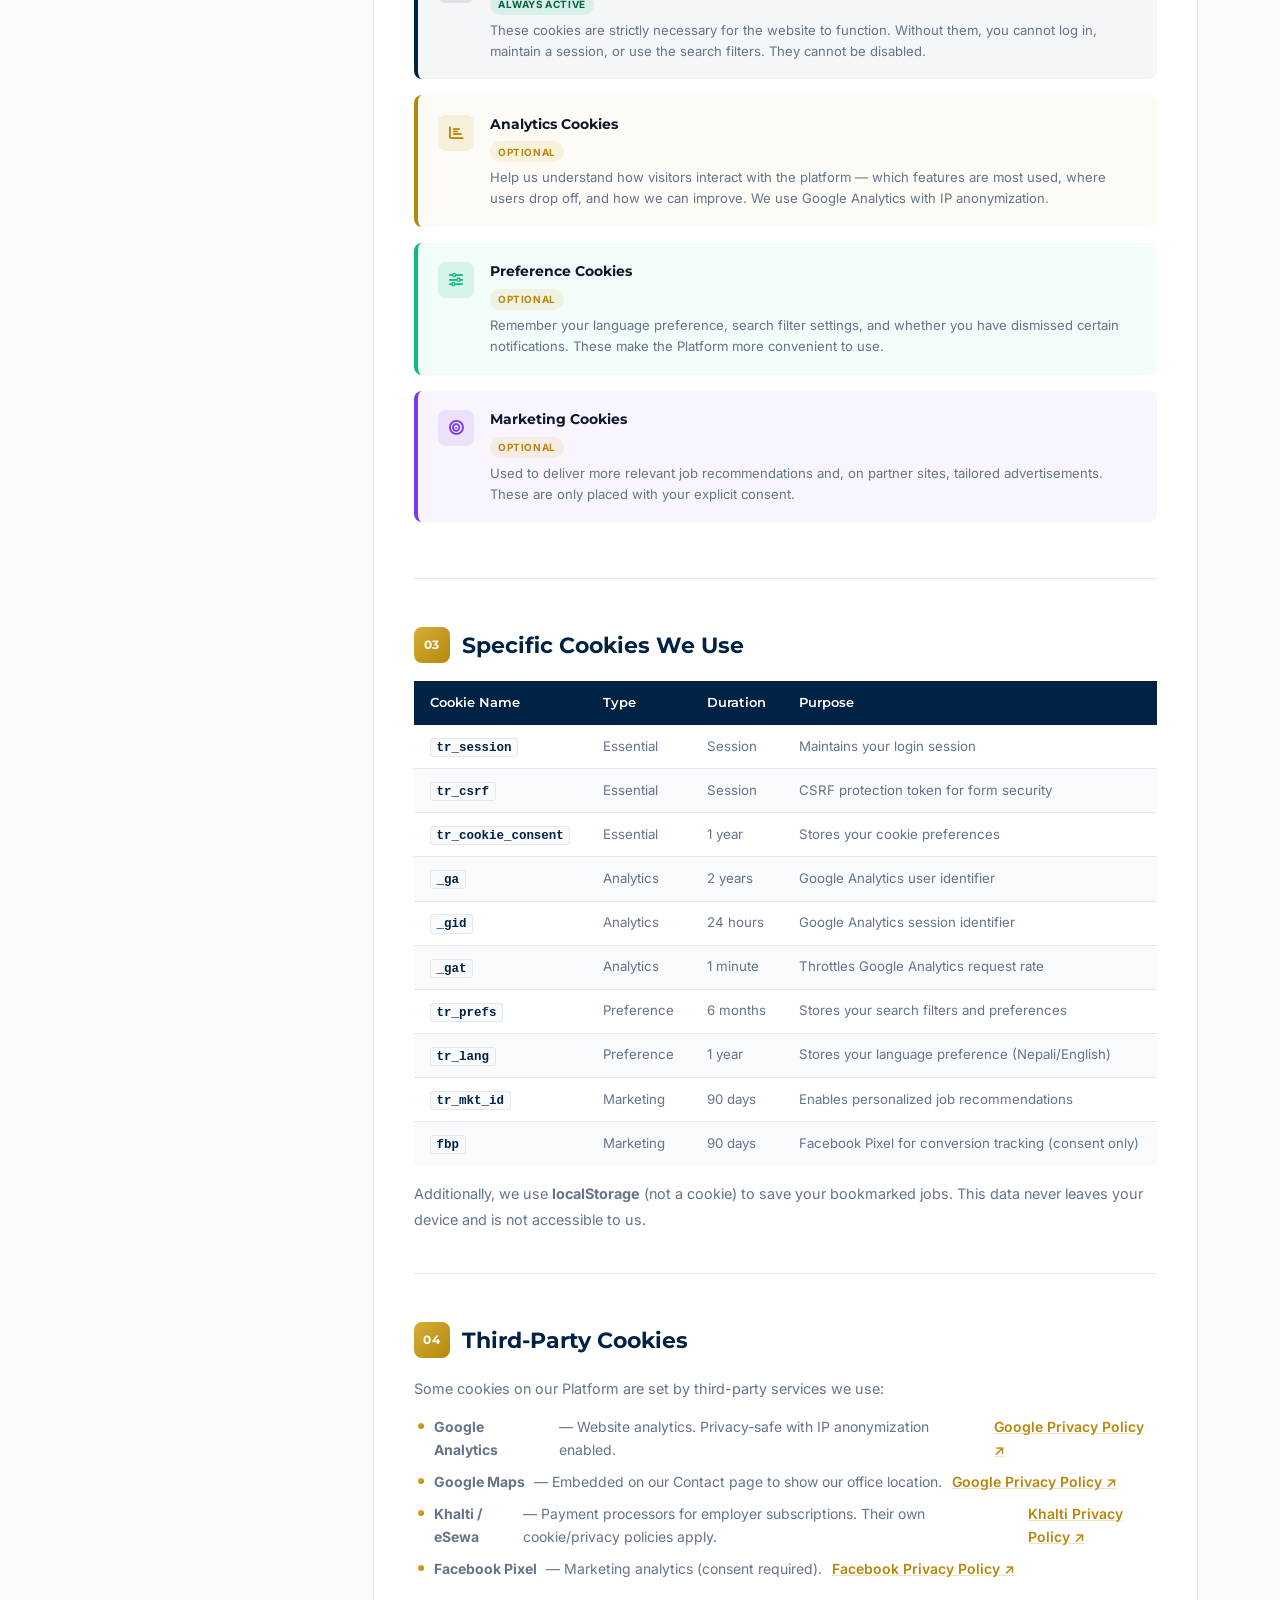
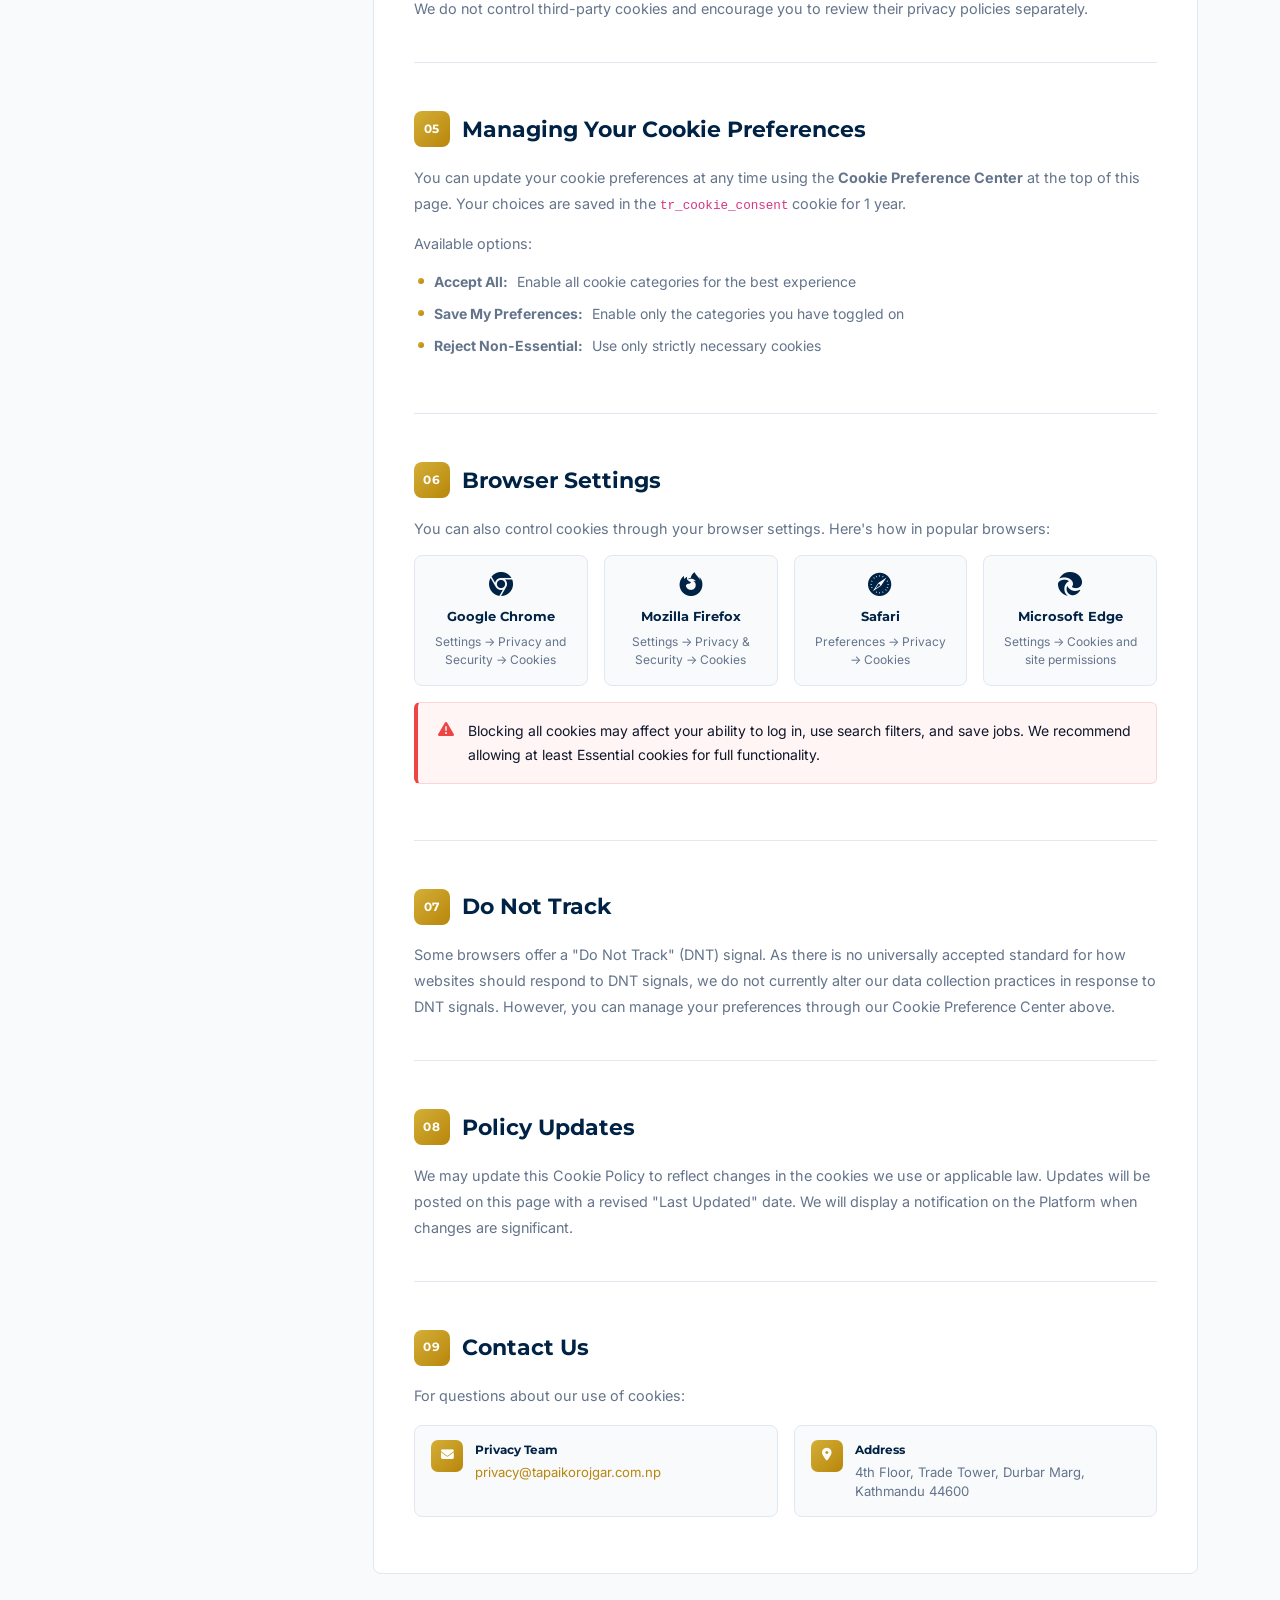
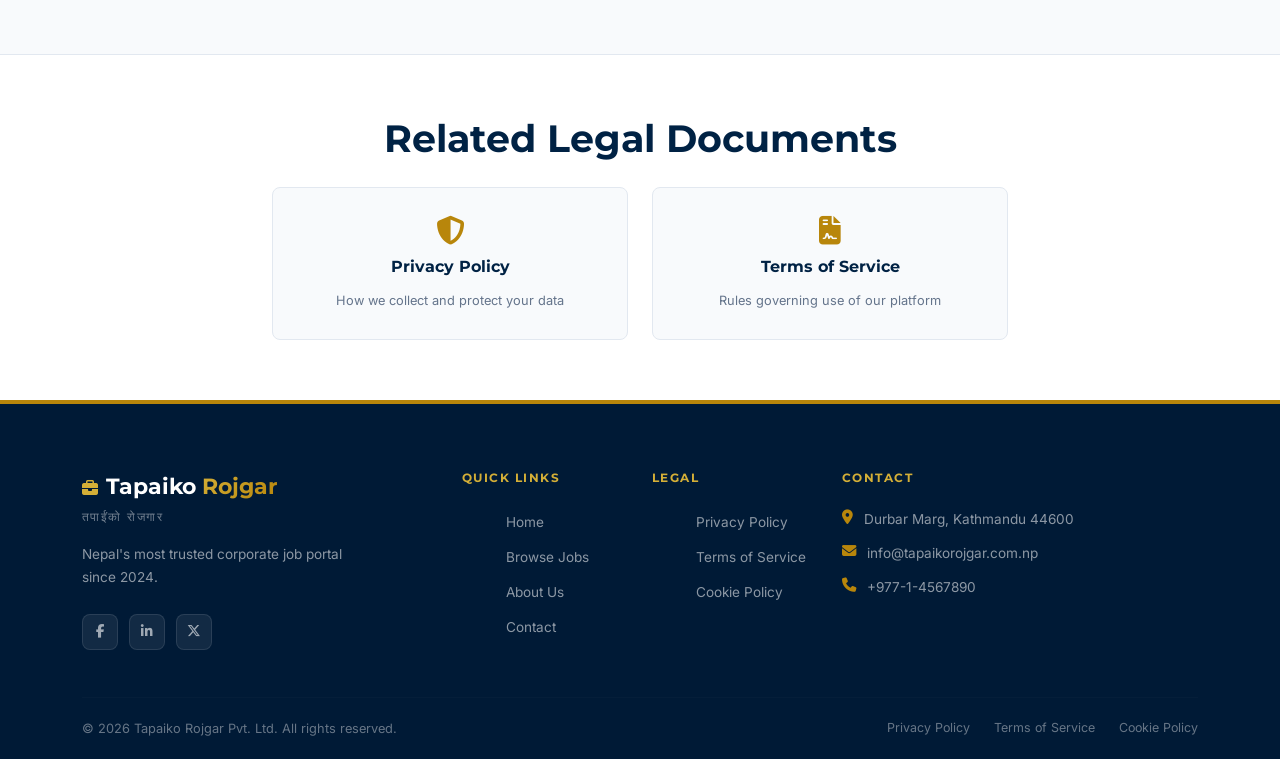
<file: cookie-policy.html>
<!DOCTYPE html>
<html lang="en">
<head>
  <meta charset="UTF-8" />
  <meta name="viewport" content="width=device-width, initial-scale=1.0" />
  <title>Cookie Policy — Tapaiko Rojgar</title>
  <meta name="description" content="Learn how Tapaiko Rojgar uses cookies and similar tracking technologies. Manage your cookie preferences and understand your choices." />
  <meta name="robots" content="index, follow" />
  <link rel="canonical" href="https://tapaikorojgar.com.np/cookie-policy.html" />

  <link rel="preconnect" href="https://fonts.googleapis.com" />
  <link rel="preconnect" href="https://fonts.gstatic.com" crossorigin />
  <link href="https://fonts.googleapis.com/css2?family=Montserrat:wght@400;600;700;800&family=Inter:wght@400;500;600&display=swap" rel="stylesheet" />
  <link href="https://cdn.jsdelivr.net/npm/bootstrap@5.3.3/dist/css/bootstrap.min.css" rel="stylesheet" integrity="sha384-QWTKZyjpPEjISv5WaRU9OFeRpok6YctnYmDr5pNlyT2bRjXh0JMhjY6hW+ALEwIH" crossorigin="anonymous" />
  <link rel="stylesheet" href="https://cdnjs.cloudflare.com/ajax/libs/font-awesome/6.5.1/css/all.min.css" integrity="sha512-DTOQO9RWCH3ppGqcWaEA1BIZOC6xxalwEsw9c2QQeAIftl+Vegovlnee1c9QX4TctnWMn13TZye+giMm8e2LwA==" crossorigin="anonymous" />
  <link rel="stylesheet" href="assets/css/style.css" />
  <link rel="stylesheet" href="assets/css/policy.css" />
  <link rel="icon" type="image/svg+xml" href="data:image/svg+xml,<svg xmlns='http://www.w3.org/2000/svg' viewBox='0 0 32 32'><rect width='32' height='32' rx='6' fill='%23002244'/><text y='22' x='5' font-size='18' fill='%23d4af37' font-family='Arial' font-weight='bold'>TR</text></svg>" />
</head>
<body>

<!-- NAVBAR -->
<nav id="main-navbar" class="navbar navbar-expand-lg fixed-top">
  <div class="container">
    <a class="navbar-brand d-flex flex-column" href="index.html">
      <span class="navbar-logo-text"><i class="fas fa-briefcase me-2" style="font-size:0.95rem;color:var(--accent-gold-light);"></i>Tapaiko <span>Rojgar</span></span>
      <span class="logo-tagline">तपाईंको रोजगार</span>
    </a>
    <button class="navbar-toggler" type="button" data-bs-toggle="collapse" data-bs-target="#navMenu">
      <span class="navbar-toggler-icon"></span>
    </button>
    <div class="collapse navbar-collapse" id="navMenu">
      <ul class="navbar-nav mx-auto gap-1">
        <li class="nav-item"><a class="nav-link" href="index.html">Home</a></li>
        <li class="nav-item"><a class="nav-link" href="jobs.html">Browse Jobs</a></li>
        <li class="nav-item"><a class="nav-link" href="about.html">About</a></li>
        <li class="nav-item"><a class="nav-link" href="contact.html">Contact</a></li>
      </ul>
      <div class="d-flex align-items-center gap-3">
        <a href="#" class="btn-outline-gold" style="padding:0.5rem 1.1rem;font-size:0.78rem;">Sign In</a>
        <a href="#" class="btn-gold" style="white-space:nowrap;"><i class="fas fa-plus-circle"></i> Post a Job</a>
      </div>
    </div>
  </div>
</nav>

<!-- POLICY HERO -->
<section class="policy-hero">
  <div class="container">
    <div class="divider-gold mb-3"></div>
    <div class="policy-hero-icon"><i class="fas fa-cookie-bite"></i></div>
    <h1 class="policy-hero-title">Cookie Policy</h1>
    <p class="policy-hero-subtitle">We use cookies to give you the best possible experience on our platform. Here's everything you need to know — and how to control it.</p>
    <div class="policy-meta">
      <span><i class="fas fa-calendar-alt me-1"></i>Last Updated: May 28, 2026</span>
      <span><i class="fas fa-tag me-1"></i>Version 1.0</span>
    </div>
  </div>
</section>

<!-- COOKIE CONSENT BANNER DEMO -->
<section class="cookie-consent-section">
  <div class="container">
    <div class="cookie-consent-demo">
      <div class="d-flex align-items-center gap-3 flex-wrap">
        <div class="cookie-icon-large"><i class="fas fa-cookie"></i></div>
        <div class="flex-1">
          <strong style="font-family:var(--font-heading);color:var(--primary-blue);">Manage Your Cookie Preferences</strong>
          <p style="font-size:0.85rem;color:var(--text-muted);margin:0.25rem 0 0;">You can update your preferences at any time using the controls below or via your browser settings.</p>
        </div>
      </div>
      <div class="cookie-toggles">
        <div class="cookie-toggle-row">
          <div>
            <strong>Essential Cookies</strong>
            <span class="cookie-toggle-desc">Required for site functionality</span>
          </div>
          <div class="cookie-toggle-switch active disabled" title="Cannot be disabled">
            <div class="cookie-toggle-knob"></div>
          </div>
        </div>
        <div class="cookie-toggle-row">
          <div>
            <strong>Analytics Cookies</strong>
            <span class="cookie-toggle-desc">Help us improve the platform</span>
          </div>
          <div class="cookie-toggle-switch active" id="toggle-analytics" onclick="toggleCookie(this)" title="Toggle analytics cookies">
            <div class="cookie-toggle-knob"></div>
          </div>
        </div>
        <div class="cookie-toggle-row">
          <div>
            <strong>Preference Cookies</strong>
            <span class="cookie-toggle-desc">Remember your settings</span>
          </div>
          <div class="cookie-toggle-switch active" id="toggle-preference" onclick="toggleCookie(this)" title="Toggle preference cookies">
            <div class="cookie-toggle-knob"></div>
          </div>
        </div>
        <div class="cookie-toggle-row">
          <div>
            <strong>Marketing Cookies</strong>
            <span class="cookie-toggle-desc">Personalized job recommendations</span>
          </div>
          <div class="cookie-toggle-switch" id="toggle-marketing" onclick="toggleCookie(this)" title="Toggle marketing cookies">
            <div class="cookie-toggle-knob"></div>
          </div>
        </div>
      </div>
      <div class="d-flex gap-3 mt-4 flex-wrap">
        <button class="btn-gold" onclick="saveAllCookies()"><i class="fas fa-check"></i> Accept All</button>
        <button class="btn-outline-navy" style="padding:0.6rem 1.4rem;" onclick="saveSelectedCookies()">Save My Preferences</button>
        <button class="btn-outline-navy" style="padding:0.6rem 1.4rem;" onclick="rejectAll()">Reject Non-Essential</button>
      </div>
      <div id="cookie-save-msg" class="cookie-save-msg" style="display:none;">
        <i class="fas fa-check-circle"></i> Preferences saved successfully!
      </div>
    </div>
  </div>
</section>

<!-- CONTENT -->
<section class="policy-body">
  <div class="container">
    <div class="row g-5">
      <!-- TOC -->
      <div class="col-lg-3">
        <div class="policy-toc">
          <div class="policy-toc-title">Contents</div>
          <ul>
            <li><a href="#what-are-cookies">1. What Are Cookies?</a></li>
            <li><a href="#cookie-types">2. Types of Cookies We Use</a></li>
            <li><a href="#specific-cookies">3. Specific Cookies</a></li>
            <li><a href="#third-party-cookies">4. Third-Party Cookies</a></li>
            <li><a href="#manage-cookies">5. Managing Cookies</a></li>
            <li><a href="#browser-settings">6. Browser Settings</a></li>
            <li><a href="#do-not-track">7. Do Not Track</a></li>
            <li><a href="#cookie-updates">8. Policy Updates</a></li>
            <li><a href="#cookie-contact">9. Contact Us</a></li>
          </ul>
        </div>
      </div>

      <!-- Content -->
      <div class="col-lg-9">
        <div class="policy-content">

          <section id="what-are-cookies" class="policy-section">
            <h2><span class="policy-num">01</span> What Are Cookies?</h2>
            <p>Cookies are small text files that are placed on your device (computer, tablet, or mobile phone) when you visit a website. They are widely used to make websites work efficiently, remember your preferences, and provide reporting information to website owners.</p>
            <p>Similar technologies include:</p>
            <ul class="policy-list">
              <li><strong>Local Storage:</strong> Browser-based storage we use for saving job bookmarks and search preferences without expiry</li>
              <li><strong>Session Storage:</strong> Temporary storage cleared when you close your browser tab</li>
              <li><strong>Pixel Tags / Web Beacons:</strong> Tiny transparent images used to track email open rates (in our job alert emails)</li>
            </ul>
          </section>

          <section id="cookie-types" class="policy-section">
            <h2><span class="policy-num">02</span> Types of Cookies We Use</h2>
            <div class="cookie-type-grid">
              <div class="cookie-type-card essential">
                <div class="cookie-type-icon"><i class="fas fa-lock"></i></div>
                <div>
                  <strong>Essential Cookies</strong>
                  <span class="cookie-required-badge">Always Active</span>
                  <p>These cookies are strictly necessary for the website to function. Without them, you cannot log in, maintain a session, or use the search filters. They cannot be disabled.</p>
                </div>
              </div>
              <div class="cookie-type-card analytics">
                <div class="cookie-type-icon"><i class="fas fa-chart-bar"></i></div>
                <div>
                  <strong>Analytics Cookies</strong>
                  <span class="cookie-optional-badge">Optional</span>
                  <p>Help us understand how visitors interact with the platform — which features are most used, where users drop off, and how we can improve. We use Google Analytics with IP anonymization.</p>
                </div>
              </div>
              <div class="cookie-type-card preference">
                <div class="cookie-type-icon"><i class="fas fa-sliders-h"></i></div>
                <div>
                  <strong>Preference Cookies</strong>
                  <span class="cookie-optional-badge">Optional</span>
                  <p>Remember your language preference, search filter settings, and whether you have dismissed certain notifications. These make the Platform more convenient to use.</p>
                </div>
              </div>
              <div class="cookie-type-card marketing">
                <div class="cookie-type-icon"><i class="fas fa-bullseye"></i></div>
                <div>
                  <strong>Marketing Cookies</strong>
                  <span class="cookie-optional-badge">Optional</span>
                  <p>Used to deliver more relevant job recommendations and, on partner sites, tailored advertisements. These are only placed with your explicit consent.</p>
                </div>
              </div>
            </div>
          </section>

          <section id="specific-cookies" class="policy-section">
            <h2><span class="policy-num">03</span> Specific Cookies We Use</h2>
            <div class="policy-table-wrap">
              <table class="policy-table">
                <thead>
                  <tr>
                    <th>Cookie Name</th>
                    <th>Type</th>
                    <th>Duration</th>
                    <th>Purpose</th>
                  </tr>
                </thead>
                <tbody>
                  <tr>
                    <td><code>tr_session</code></td>
                    <td>Essential</td>
                    <td>Session</td>
                    <td>Maintains your login session</td>
                  </tr>
                  <tr>
                    <td><code>tr_csrf</code></td>
                    <td>Essential</td>
                    <td>Session</td>
                    <td>CSRF protection token for form security</td>
                  </tr>
                  <tr>
                    <td><code>tr_cookie_consent</code></td>
                    <td>Essential</td>
                    <td>1 year</td>
                    <td>Stores your cookie preferences</td>
                  </tr>
                  <tr>
                    <td><code>_ga</code></td>
                    <td>Analytics</td>
                    <td>2 years</td>
                    <td>Google Analytics user identifier</td>
                  </tr>
                  <tr>
                    <td><code>_gid</code></td>
                    <td>Analytics</td>
                    <td>24 hours</td>
                    <td>Google Analytics session identifier</td>
                  </tr>
                  <tr>
                    <td><code>_gat</code></td>
                    <td>Analytics</td>
                    <td>1 minute</td>
                    <td>Throttles Google Analytics request rate</td>
                  </tr>
                  <tr>
                    <td><code>tr_prefs</code></td>
                    <td>Preference</td>
                    <td>6 months</td>
                    <td>Stores your search filters and preferences</td>
                  </tr>
                  <tr>
                    <td><code>tr_lang</code></td>
                    <td>Preference</td>
                    <td>1 year</td>
                    <td>Stores your language preference (Nepali/English)</td>
                  </tr>
                  <tr>
                    <td><code>tr_mkt_id</code></td>
                    <td>Marketing</td>
                    <td>90 days</td>
                    <td>Enables personalized job recommendations</td>
                  </tr>
                  <tr>
                    <td><code>fbp</code></td>
                    <td>Marketing</td>
                    <td>90 days</td>
                    <td>Facebook Pixel for conversion tracking (consent only)</td>
                  </tr>
                </tbody>
              </table>
            </div>
            <p>Additionally, we use <strong>localStorage</strong> (not a cookie) to save your bookmarked jobs. This data never leaves your device and is not accessible to us.</p>
          </section>

          <section id="third-party-cookies" class="policy-section">
            <h2><span class="policy-num">04</span> Third-Party Cookies</h2>
            <p>Some cookies on our Platform are set by third-party services we use:</p>
            <ul class="policy-list">
              <li><strong>Google Analytics</strong> — Website analytics. Privacy-safe with IP anonymization enabled. <a href="https://policies.google.com/privacy" class="policy-link" target="_blank" rel="noopener">Google Privacy Policy ↗</a></li>
              <li><strong>Google Maps</strong> — Embedded on our Contact page to show our office location. <a href="https://policies.google.com/privacy" class="policy-link" target="_blank" rel="noopener">Google Privacy Policy ↗</a></li>
              <li><strong>Khalti / eSewa</strong> — Payment processors for employer subscriptions. Their own cookie/privacy policies apply. <a href="https://khalti.com/privacy/" class="policy-link" target="_blank" rel="noopener">Khalti Privacy Policy ↗</a></li>
              <li><strong>Facebook Pixel</strong> — Marketing analytics (consent required). <a href="https://www.facebook.com/privacy/policy/" class="policy-link" target="_blank" rel="noopener">Facebook Privacy Policy ↗</a></li>
            </ul>
            <p>We do not control third-party cookies and encourage you to review their privacy policies separately.</p>
          </section>

          <section id="manage-cookies" class="policy-section">
            <h2><span class="policy-num">05</span> Managing Your Cookie Preferences</h2>
            <p>You can update your cookie preferences at any time using the <strong>Cookie Preference Center</strong> at the top of this page. Your choices are saved in the <code>tr_cookie_consent</code> cookie for 1 year.</p>
            <p>Available options:</p>
            <ul class="policy-list">
              <li><strong>Accept All:</strong> Enable all cookie categories for the best experience</li>
              <li><strong>Save My Preferences:</strong> Enable only the categories you have toggled on</li>
              <li><strong>Reject Non-Essential:</strong> Use only strictly necessary cookies</li>
            </ul>
          </section>

          <section id="browser-settings" class="policy-section">
            <h2><span class="policy-num">06</span> Browser Settings</h2>
            <p>You can also control cookies through your browser settings. Here's how in popular browsers:</p>
            <div class="row g-3">
              <div class="col-sm-6 col-lg-3">
                <div class="browser-card">
                  <i class="fab fa-chrome"></i>
                  <strong>Google Chrome</strong>
                  <span>Settings → Privacy and Security → Cookies</span>
                </div>
              </div>
              <div class="col-sm-6 col-lg-3">
                <div class="browser-card">
                  <i class="fab fa-firefox-browser"></i>
                  <strong>Mozilla Firefox</strong>
                  <span>Settings → Privacy &amp; Security → Cookies</span>
                </div>
              </div>
              <div class="col-sm-6 col-lg-3">
                <div class="browser-card">
                  <i class="fab fa-safari"></i>
                  <strong>Safari</strong>
                  <span>Preferences → Privacy → Cookies</span>
                </div>
              </div>
              <div class="col-sm-6 col-lg-3">
                <div class="browser-card">
                  <i class="fab fa-edge"></i>
                  <strong>Microsoft Edge</strong>
                  <span>Settings → Cookies and site permissions</span>
                </div>
              </div>
            </div>
            <div class="policy-warning-box mt-3">
              <i class="fas fa-exclamation-triangle"></i>
              <div>Blocking all cookies may affect your ability to log in, use search filters, and save jobs. We recommend allowing at least Essential cookies for full functionality.</div>
            </div>
          </section>

          <section id="do-not-track" class="policy-section">
            <h2><span class="policy-num">07</span> Do Not Track</h2>
            <p>Some browsers offer a "Do Not Track" (DNT) signal. As there is no universally accepted standard for how websites should respond to DNT signals, we do not currently alter our data collection practices in response to DNT signals. However, you can manage your preferences through our Cookie Preference Center above.</p>
          </section>

          <section id="cookie-updates" class="policy-section">
            <h2><span class="policy-num">08</span> Policy Updates</h2>
            <p>We may update this Cookie Policy to reflect changes in the cookies we use or applicable law. Updates will be posted on this page with a revised "Last Updated" date. We will display a notification on the Platform when changes are significant.</p>
          </section>

          <section id="cookie-contact" class="policy-section">
            <h2><span class="policy-num">09</span> Contact Us</h2>
            <p>For questions about our use of cookies:</p>
            <div class="policy-contact-grid">
              <div class="policy-contact-item">
                <i class="fas fa-envelope"></i>
                <div>
                  <strong>Privacy Team</strong>
                  <a href="mailto:privacy@tapaikorojgar.com.np">privacy@tapaikorojgar.com.np</a>
                </div>
              </div>
              <div class="policy-contact-item">
                <i class="fas fa-map-marker-alt"></i>
                <div>
                  <strong>Address</strong>
                  <span>4th Floor, Trade Tower, Durbar Marg, Kathmandu 44600</span>
                </div>
              </div>
            </div>
          </section>

        </div>
      </div>
    </div>
  </div>
</section>

<!-- RELATED POLICIES -->
<section class="policy-related">
  <div class="container">
    <h2 class="section-title text-center mb-4">Related Legal Documents</h2>
    <div class="row g-4 justify-content-center">
      <div class="col-md-4">
        <a href="privacy-policy.html" class="policy-related-card">
          <i class="fas fa-shield-halved"></i>
          <strong>Privacy Policy</strong>
          <span>How we collect and protect your data</span>
        </a>
      </div>
      <div class="col-md-4">
        <a href="terms-of-service.html" class="policy-related-card">
          <i class="fas fa-file-contract"></i>
          <strong>Terms of Service</strong>
          <span>Rules governing use of our platform</span>
        </a>
      </div>
    </div>
  </div>
</section>

<!-- FOOTER -->
<footer id="site-footer">
  <div class="container">
    <div class="row g-4">
      <div class="col-lg-4 col-md-6">
        <div class="footer-brand">
          <div class="brand-name"><i class="fas fa-briefcase me-2" style="color:var(--accent-gold-light);font-size:1rem;"></i>Tapaiko <span>Rojgar</span></div>
          <div class="footer-tagline">तपाईंको रोजगार</div>
          <p class="footer-description">Nepal's most trusted corporate job portal since 2024.</p>
          <div class="footer-socials">
            <a href="#" class="social-btn" aria-label="Facebook"><i class="fab fa-facebook-f"></i></a>
            <a href="#" class="social-btn" aria-label="LinkedIn"><i class="fab fa-linkedin-in"></i></a>
            <a href="#" class="social-btn" aria-label="Twitter"><i class="fab fa-x-twitter"></i></a>
          </div>
        </div>
      </div>
      <div class="col-lg-2 col-md-6 col-sm-6">
        <div class="footer-heading">Quick Links</div>
        <ul class="footer-links">
          <li><a href="index.html">Home</a></li>
          <li><a href="jobs.html">Browse Jobs</a></li>
          <li><a href="about.html">About Us</a></li>
          <li><a href="contact.html">Contact</a></li>
        </ul>
      </div>
      <div class="col-lg-2 col-md-6 col-sm-6">
        <div class="footer-heading">Legal</div>
        <ul class="footer-links">
          <li><a href="privacy-policy.html">Privacy Policy</a></li>
          <li><a href="terms-of-service.html">Terms of Service</a></li>
          <li><a href="cookie-policy.html">Cookie Policy</a></li>
        </ul>
      </div>
      <div class="col-lg-4 col-md-6">
        <div class="footer-heading">Contact</div>
        <div class="footer-contact-item"><i class="fas fa-map-marker-alt"></i><span>Durbar Marg, Kathmandu 44600</span></div>
        <div class="footer-contact-item"><i class="fas fa-envelope"></i><span>info@tapaikorojgar.com.np</span></div>
        <div class="footer-contact-item"><i class="fas fa-phone"></i><span>+977-1-4567890</span></div>
      </div>
    </div>
    <hr class="footer-divider" />
    <div class="footer-bottom">
      <div class="d-flex flex-wrap justify-content-between align-items-center gap-2">
        <p class="mb-0">&copy; 2026 Tapaiko Rojgar Pvt. Ltd. All rights reserved.</p>
        <div class="footer-bottom-links">
          <a href="privacy-policy.html">Privacy Policy</a>
          <a href="terms-of-service.html">Terms of Service</a>
          <a href="cookie-policy.html">Cookie Policy</a>
        </div>
      </div>
    </div>
  </div>
</footer>

<button id="scroll-top" aria-label="Scroll to top"><i class="fas fa-chevron-up"></i></button>
<script src="https://cdn.jsdelivr.net/npm/bootstrap@5.3.3/dist/js/bootstrap.bundle.min.js" integrity="sha384-YvpcrYf0tY3lHB60NNkmXc5s9fDVZLESaAA55NDzOxhy9GkcIdslK1eN7N6jIeHz" crossorigin="anonymous"></script>
<script src="assets/js/main.js"></script>
<script>
function toggleCookie(el) {
  if (el.classList.contains('disabled')) return;
  el.classList.toggle('active');
}
function saveAllCookies() {
  document.querySelectorAll('.cookie-toggle-switch:not(.disabled)').forEach(t => t.classList.add('active'));
  saveSelectedCookies();
}
function saveSelectedCookies() {
  const analytics = document.getElementById('toggle-analytics').classList.contains('active');
  const preference = document.getElementById('toggle-preference').classList.contains('active');
  const marketing = document.getElementById('toggle-marketing').classList.contains('active');
  
  const consentObj = {
    essential: true,
    analytics: analytics,
    preference: preference,
    marketing: marketing
  };
  
  saveConsent(consentObj);
  showSaveMsg();
}
function rejectAll() {
  document.querySelectorAll('.cookie-toggle-switch:not(.disabled)').forEach(t => t.classList.remove('active'));
  saveSelectedCookies();
}
function showSaveMsg() {
  const msg = document.getElementById('cookie-save-msg');
  msg.style.display = 'flex';
  setTimeout(() => { msg.style.display = 'none'; }, 3000);
}
</script>
</body>
</html>
</file>
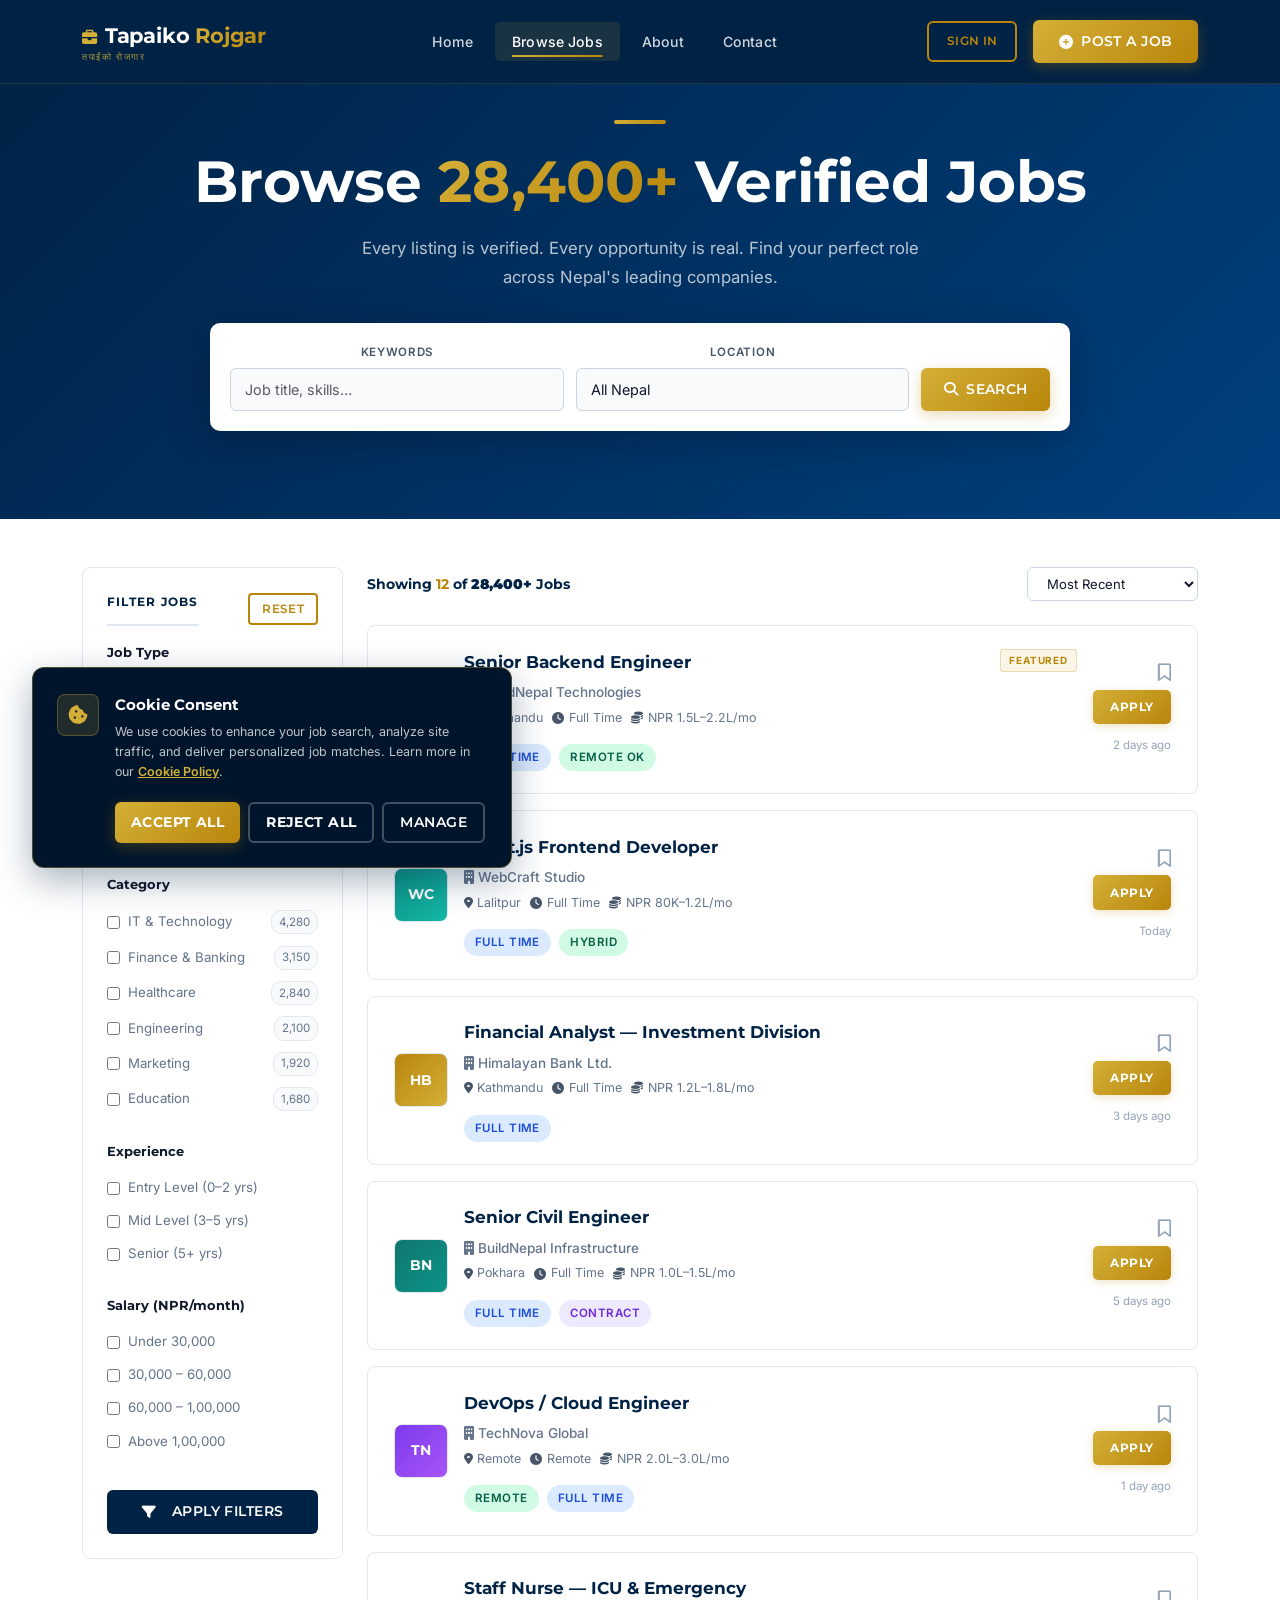
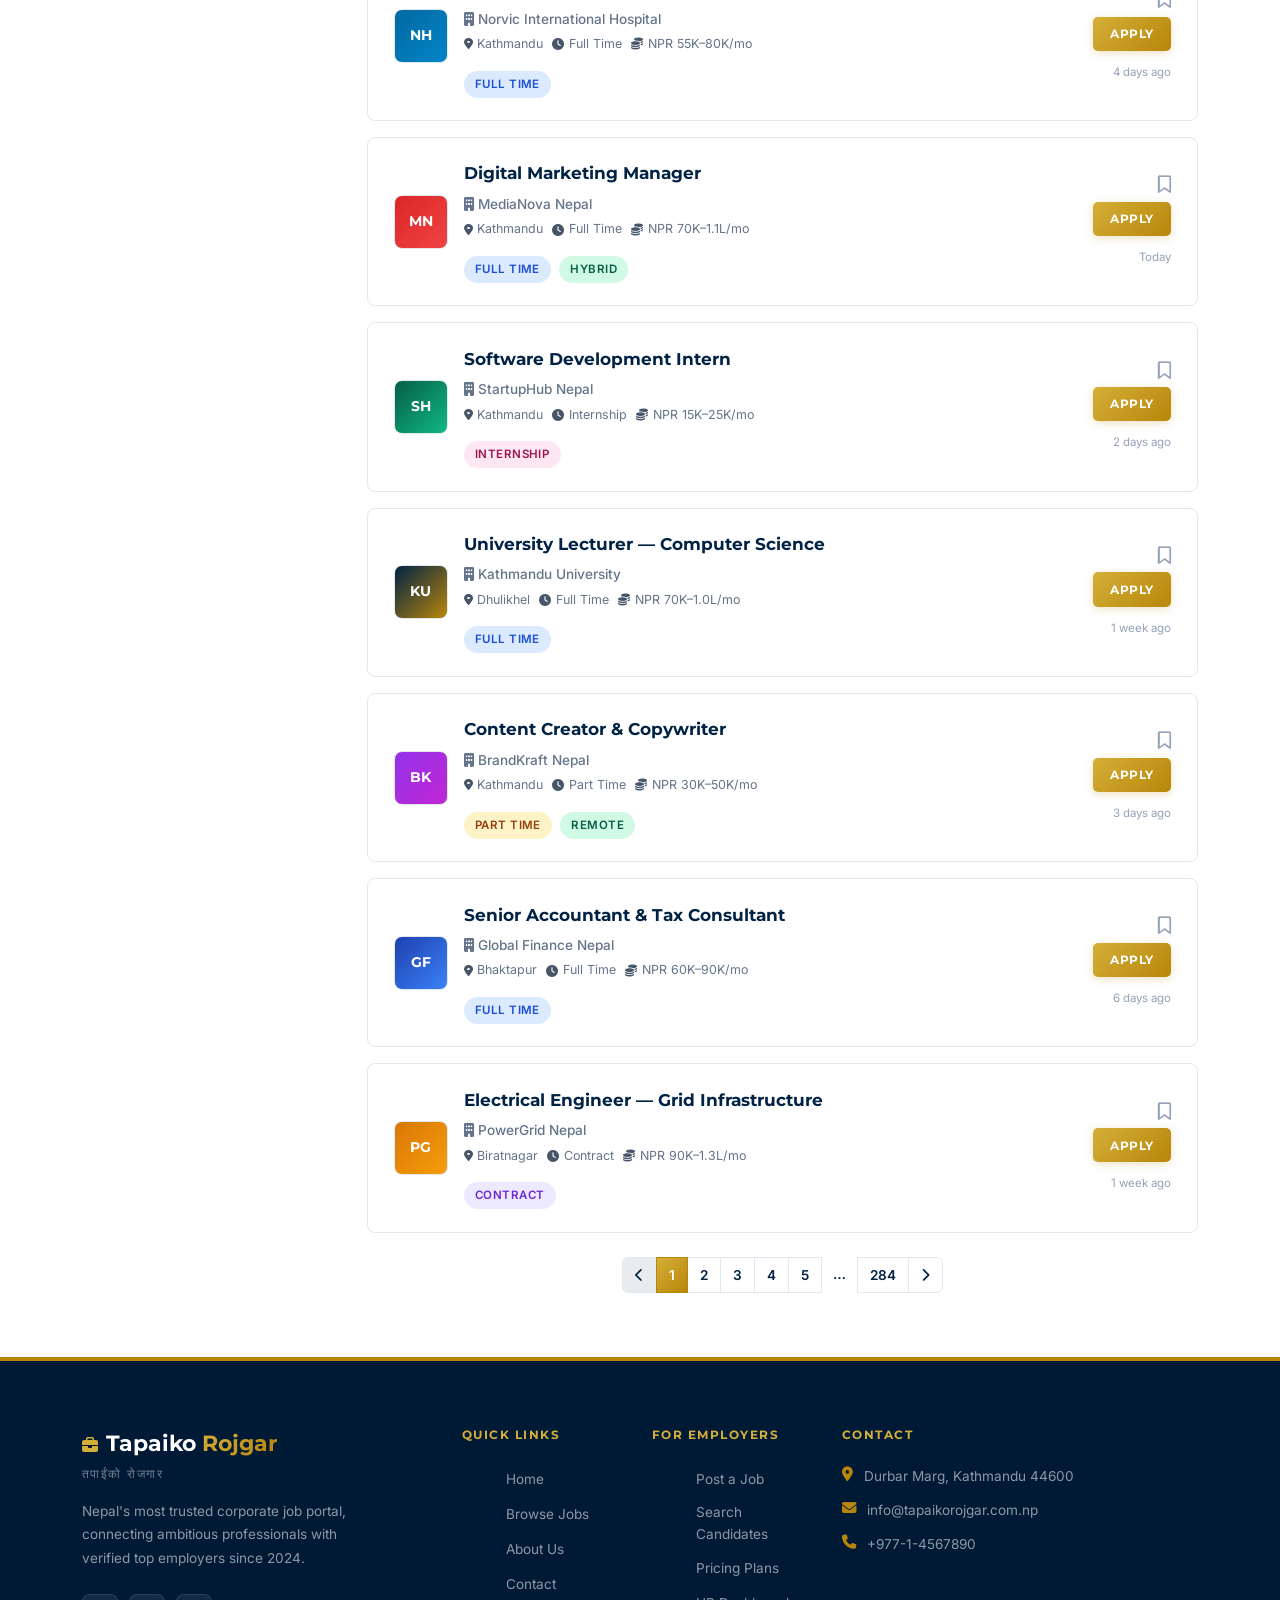
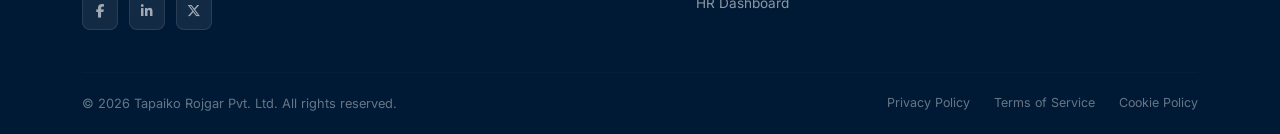
<file: jobs.html>
<!DOCTYPE html>
<html lang="en">
<head>
  <meta charset="UTF-8" />
  <meta name="viewport" content="width=device-width, initial-scale=1.0" />
  <title>Browse Jobs — Tapaiko Rojgar | Nepal's Premier Job Portal</title>
  <meta name="description" content="Browse 28,400+ verified job listings in Nepal. Filter by category, location, job type, and salary. Apply to top companies in Kathmandu, Pokhara, and beyond." />
  <meta name="robots" content="index, follow" />
  <link rel="canonical" href="https://tapaikorojgar.com.np/jobs.html" />
  <meta property="og:title" content="Browse Jobs — Tapaiko Rojgar" />
  <meta property="og:description" content="Find your perfect role from 28,400+ verified jobs across Nepal." />

  <link rel="preconnect" href="https://fonts.googleapis.com" />
  <link rel="preconnect" href="https://fonts.gstatic.com" crossorigin />
  <link href="https://fonts.googleapis.com/css2?family=Montserrat:wght@400;600;700;800&family=Inter:wght@400;500;600&display=swap" rel="stylesheet" />
  <link href="https://cdn.jsdelivr.net/npm/bootstrap@5.3.3/dist/css/bootstrap.min.css" rel="stylesheet" integrity="sha384-QWTKZyjpPEjISv5WaRU9OFeRpok6YctnYmDr5pNlyT2bRjXh0JMhjY6hW+ALEwIH" crossorigin="anonymous" />
  <link rel="stylesheet" href="https://cdnjs.cloudflare.com/ajax/libs/font-awesome/6.5.1/css/all.min.css" integrity="sha512-DTOQO9RWCH3ppGqcWaEA1BIZOC6xxalwEsw9c2QQeAIftl+Vegovlnee1c9QX4TctnWMn13TZye+giMm8e2LwA==" crossorigin="anonymous" />
  <link rel="stylesheet" href="assets/css/style.css" />
  <link rel="icon" type="image/svg+xml" href="data:image/svg+xml,<svg xmlns='http://www.w3.org/2000/svg' viewBox='0 0 32 32'><rect width='32' height='32' rx='6' fill='%23002244'/><text y='22' x='5' font-size='18' fill='%23d4af37' font-family='Arial' font-weight='bold'>TR</text></svg>" />
</head>
<body>

<!-- NAVBAR -->
<nav id="main-navbar" class="navbar navbar-expand-lg fixed-top">
  <div class="container">
    <a class="navbar-brand d-flex flex-column" href="index.html">
      <span class="navbar-logo-text"><i class="fas fa-briefcase me-2" style="font-size:0.95rem;color:var(--accent-gold-light);"></i>Tapaiko <span>Rojgar</span></span>
      <span class="logo-tagline">तपाईंको रोजगार</span>
    </a>
    <button class="navbar-toggler" type="button" data-bs-toggle="collapse" data-bs-target="#navMenu">
      <span class="navbar-toggler-icon"></span>
    </button>
    <div class="collapse navbar-collapse" id="navMenu">
      <ul class="navbar-nav mx-auto gap-1">
        <li class="nav-item"><a class="nav-link" href="index.html">Home</a></li>
        <li class="nav-item"><a class="nav-link active" href="jobs.html">Browse Jobs</a></li>
        <li class="nav-item"><a class="nav-link" href="about.html">About</a></li>
        <li class="nav-item"><a class="nav-link" href="contact.html">Contact</a></li>
      </ul>
      <div class="d-flex align-items-center gap-3">
        <a href="#" class="btn-outline-gold" style="padding:0.5rem 1.1rem;font-size:0.78rem;">Sign In</a>
        <a href="#" class="btn-gold" style="white-space:nowrap;"><i class="fas fa-plus-circle"></i> Post a Job</a>
      </div>
    </div>
  </div>
</nav>

<!-- JOBS HERO -->
<section id="jobs-hero">
  <div class="container text-center">
    <div class="divider-gold center"></div>
    <h1 class="hero-title">Browse <span class="accent-gold">28,400+</span> Verified Jobs</h1>
    <p class="hero-description mx-auto" style="max-width:560px;">Every listing is verified. Every opportunity is real. Find your perfect role across Nepal's leading companies.</p>
    <!-- Search Bar -->
    <div class="hero-search-box mx-auto mt-4" style="max-width:860px;">
      <form id="job-filter-form" role="search">
        <div class="search-row">
          <div class="form-group">
            <label for="jobs-keyword">Keywords</label>
            <input type="text" class="form-control" id="jobs-keyword" placeholder="Job title, skills…" />
          </div>
          <div class="form-group">
            <label for="jobs-location">Location</label>
            <select class="form-select" id="jobs-location">
              <option value="">All Nepal</option>
              <option>Kathmandu</option>
              <option>Pokhara</option>
              <option>Lalitpur</option>
              <option>Bhaktapur</option>
              <option>Biratnagar</option>
              <option>Remote</option>
            </select>
          </div>
          <div class="form-group" style="flex:0 0 auto;">
            <label style="visibility:hidden;">Search</label>
            <button type="submit" class="btn-gold w-100" style="padding:0.62rem 1.4rem;">
              <i class="fas fa-search"></i> Search
            </button>
          </div>
        </div>
      </form>
    </div>
  </div>
</section>

<!-- MAIN CONTENT -->
<div class="container py-5">
  <div class="row g-4">
    <!-- FILTER SIDEBAR -->
    <div class="col-lg-3">
      <form id="job-filter-form" class="filter-sidebar">
        <div class="d-flex justify-content-between align-items-center mb-3">
          <div class="filter-sidebar-title mb-0">Filter Jobs</div>
          <button type="button" id="reset-filters" class="btn-outline-gold" style="padding:0.3rem 0.75rem;font-size:0.72rem;border-radius:4px;">Reset</button>
        </div>

        <!-- Job Type -->
        <div class="filter-group">
          <div class="filter-group-label">Job Type</div>
          <div class="filter-option">
            <label><input type="checkbox" name="job-type" value="full-time" /> Full Time</label>
            <span class="filter-count">12,400</span>
          </div>
          <div class="filter-option">
            <label><input type="checkbox" name="job-type" value="part-time" /> Part Time</label>
            <span class="filter-count">3,200</span>
          </div>
          <div class="filter-option">
            <label><input type="checkbox" name="job-type" value="remote" /> Remote</label>
            <span class="filter-count">5,800</span>
          </div>
          <div class="filter-option">
            <label><input type="checkbox" name="job-type" value="contract" /> Contract</label>
            <span class="filter-count">2,100</span>
          </div>
          <div class="filter-option">
            <label><input type="checkbox" name="job-type" value="internship" /> Internship</label>
            <span class="filter-count">4,900</span>
          </div>
        </div>

        <!-- Category -->
        <div class="filter-group">
          <div class="filter-group-label">Category</div>
          <div class="filter-option">
            <label><input type="checkbox" name="category" value="it" /> IT &amp; Technology</label>
            <span class="filter-count">4,280</span>
          </div>
          <div class="filter-option">
            <label><input type="checkbox" name="category" value="finance" /> Finance &amp; Banking</label>
            <span class="filter-count">3,150</span>
          </div>
          <div class="filter-option">
            <label><input type="checkbox" name="category" value="healthcare" /> Healthcare</label>
            <span class="filter-count">2,840</span>
          </div>
          <div class="filter-option">
            <label><input type="checkbox" name="category" value="engineering" /> Engineering</label>
            <span class="filter-count">2,100</span>
          </div>
          <div class="filter-option">
            <label><input type="checkbox" name="category" value="marketing" /> Marketing</label>
            <span class="filter-count">1,920</span>
          </div>
          <div class="filter-option">
            <label><input type="checkbox" name="category" value="education" /> Education</label>
            <span class="filter-count">1,680</span>
          </div>
        </div>

        <!-- Experience Level -->
        <div class="filter-group">
          <div class="filter-group-label">Experience</div>
          <div class="filter-option">
            <label><input type="checkbox" name="exp" value="entry" /> Entry Level (0–2 yrs)</label>
          </div>
          <div class="filter-option">
            <label><input type="checkbox" name="exp" value="mid" /> Mid Level (3–5 yrs)</label>
          </div>
          <div class="filter-option">
            <label><input type="checkbox" name="exp" value="senior" /> Senior (5+ yrs)</label>
          </div>
        </div>

        <!-- Salary Range -->
        <div class="filter-group">
          <div class="filter-group-label">Salary (NPR/month)</div>
          <div class="filter-option">
            <label><input type="checkbox" name="salary" value="0-30k" /> Under 30,000</label>
          </div>
          <div class="filter-option">
            <label><input type="checkbox" name="salary" value="30k-60k" /> 30,000 – 60,000</label>
          </div>
          <div class="filter-option">
            <label><input type="checkbox" name="salary" value="60k-100k" /> 60,000 – 1,00,000</label>
          </div>
          <div class="filter-option">
            <label><input type="checkbox" name="salary" value="100k+" /> Above 1,00,000</label>
          </div>
        </div>

        <button type="submit" class="btn-navy w-100 mt-2" style="justify-content:center;">
          <i class="fas fa-filter me-2"></i>Apply Filters
        </button>
      </form>
    </div>

    <!-- JOB LISTINGS -->
    <div class="col-lg-9">
      <!-- Toolbar -->
      <div class="jobs-toolbar">
        <div class="jobs-count">
          Showing <span id="jobs-visible-count">12</span> of <strong>28,400+</strong> Jobs
        </div>
        <select class="sort-select" id="sort-jobs">
          <option value="recent">Most Recent</option>
          <option value="relevant">Most Relevant</option>
          <option value="salary-high">Salary: High to Low</option>
          <option value="salary-low">Salary: Low to High</option>
        </select>
      </div>

      <!-- Job List Cards -->
      <div id="jobs-list">
        <!-- Row 1 -->
        <div class="jobs-list-card" data-type="full-time" data-category="it" data-title="Senior Backend Engineer" data-company="CloudNepal Technologies" data-location="kathmandu">
          <div class="company-logo" style="background:linear-gradient(135deg,#002244,#003d8a);color:white;width:54px;height:54px;">CN</div>
          <div class="jobs-list-card-body">
            <div class="d-flex align-items-start justify-content-between flex-wrap gap-2">
              <div>
                <div class="job-title">Senior Backend Engineer</div>
                <div class="company-name mb-1"><i class="fas fa-building me-1"></i>CloudNepal Technologies</div>
              </div>
              <span class="featured-tag">Featured</span>
            </div>
            <div class="job-meta">
              <span class="job-meta-item"><i class="fas fa-map-marker-alt"></i>Kathmandu</span>
              <span class="job-meta-item"><i class="fas fa-clock"></i>Full Time</span>
              <span class="job-meta-item"><i class="fas fa-coins"></i>NPR 1.5L–2.2L/mo</span>
            </div>
            <div class="d-flex flex-wrap gap-2 mt-1">
              <span class="badge-type badge-fulltime">Full Time</span>
              <span class="badge-type badge-remote">Remote OK</span>
            </div>
          </div>
          <div class="jobs-list-card-actions">
            <button class="job-card-bookmark" data-job-id="list-001" aria-label="Save job"><i class="far fa-bookmark"></i></button>
            <a href="#" class="apply-btn">Apply</a>
            <div class="posted-time mt-1">2 days ago</div>
          </div>
        </div>

        <div class="jobs-list-card" data-type="full-time" data-category="it" data-title="React Developer" data-company="WebCraft Studio" data-location="lalitpur">
          <div class="company-logo" style="background:linear-gradient(135deg,#0d9488,#14b8a6);color:white;width:54px;height:54px;">WC</div>
          <div class="jobs-list-card-body">
            <div class="job-title">React.js Frontend Developer</div>
            <div class="company-name mb-1"><i class="fas fa-building me-1"></i>WebCraft Studio</div>
            <div class="job-meta">
              <span class="job-meta-item"><i class="fas fa-map-marker-alt"></i>Lalitpur</span>
              <span class="job-meta-item"><i class="fas fa-clock"></i>Full Time</span>
              <span class="job-meta-item"><i class="fas fa-coins"></i>NPR 80K–1.2L/mo</span>
            </div>
            <div class="d-flex flex-wrap gap-2 mt-1">
              <span class="badge-type badge-fulltime">Full Time</span>
              <span class="badge-type badge-remote">Hybrid</span>
            </div>
          </div>
          <div class="jobs-list-card-actions">
            <button class="job-card-bookmark" data-job-id="list-002" aria-label="Save job"><i class="far fa-bookmark"></i></button>
            <a href="#" class="apply-btn">Apply</a>
            <div class="posted-time mt-1">Today</div>
          </div>
        </div>

        <div class="jobs-list-card" data-type="full-time" data-category="finance" data-title="Financial Analyst" data-company="Himalayan Bank" data-location="kathmandu">
          <div class="company-logo" style="background:linear-gradient(135deg,#b8860b,#d4af37);color:white;width:54px;height:54px;">HB</div>
          <div class="jobs-list-card-body">
            <div class="job-title">Financial Analyst — Investment Division</div>
            <div class="company-name mb-1"><i class="fas fa-building me-1"></i>Himalayan Bank Ltd.</div>
            <div class="job-meta">
              <span class="job-meta-item"><i class="fas fa-map-marker-alt"></i>Kathmandu</span>
              <span class="job-meta-item"><i class="fas fa-clock"></i>Full Time</span>
              <span class="job-meta-item"><i class="fas fa-coins"></i>NPR 1.2L–1.8L/mo</span>
            </div>
            <div class="d-flex flex-wrap gap-2 mt-1">
              <span class="badge-type badge-fulltime">Full Time</span>
            </div>
          </div>
          <div class="jobs-list-card-actions">
            <button class="job-card-bookmark" data-job-id="list-003" aria-label="Save job"><i class="far fa-bookmark"></i></button>
            <a href="#" class="apply-btn">Apply</a>
            <div class="posted-time mt-1">3 days ago</div>
          </div>
        </div>

        <div class="jobs-list-card" data-type="full-time" data-category="engineering" data-title="Civil Engineer" data-company="BuildNepal Infrastructure" data-location="pokhara">
          <div class="company-logo" style="background:linear-gradient(135deg,#0f766e,#0d9488);color:white;width:54px;height:54px;">BN</div>
          <div class="jobs-list-card-body">
            <div class="job-title">Senior Civil Engineer</div>
            <div class="company-name mb-1"><i class="fas fa-building me-1"></i>BuildNepal Infrastructure</div>
            <div class="job-meta">
              <span class="job-meta-item"><i class="fas fa-map-marker-alt"></i>Pokhara</span>
              <span class="job-meta-item"><i class="fas fa-clock"></i>Full Time</span>
              <span class="job-meta-item"><i class="fas fa-coins"></i>NPR 1.0L–1.5L/mo</span>
            </div>
            <div class="d-flex flex-wrap gap-2 mt-1">
              <span class="badge-type badge-fulltime">Full Time</span>
              <span class="badge-type badge-contract">Contract</span>
            </div>
          </div>
          <div class="jobs-list-card-actions">
            <button class="job-card-bookmark" data-job-id="list-004" aria-label="Save job"><i class="far fa-bookmark"></i></button>
            <a href="#" class="apply-btn">Apply</a>
            <div class="posted-time mt-1">5 days ago</div>
          </div>
        </div>

        <div class="jobs-list-card" data-type="remote" data-category="it" data-title="DevOps Engineer" data-company="TechNova Global" data-location="remote">
          <div class="company-logo" style="background:linear-gradient(135deg,#7c3aed,#a855f7);color:white;width:54px;height:54px;">TN</div>
          <div class="jobs-list-card-body">
            <div class="job-title">DevOps / Cloud Engineer</div>
            <div class="company-name mb-1"><i class="fas fa-building me-1"></i>TechNova Global</div>
            <div class="job-meta">
              <span class="job-meta-item"><i class="fas fa-map-marker-alt"></i>Remote</span>
              <span class="job-meta-item"><i class="fas fa-clock"></i>Remote</span>
              <span class="job-meta-item"><i class="fas fa-coins"></i>NPR 2.0L–3.0L/mo</span>
            </div>
            <div class="d-flex flex-wrap gap-2 mt-1">
              <span class="badge-type badge-remote">Remote</span>
              <span class="badge-type badge-fulltime">Full Time</span>
            </div>
          </div>
          <div class="jobs-list-card-actions">
            <button class="job-card-bookmark" data-job-id="list-005" aria-label="Save job"><i class="far fa-bookmark"></i></button>
            <a href="#" class="apply-btn">Apply</a>
            <div class="posted-time mt-1">1 day ago</div>
          </div>
        </div>

        <div class="jobs-list-card" data-type="full-time" data-category="healthcare" data-title="Staff Nurse" data-company="Norvic International Hospital" data-location="kathmandu">
          <div class="company-logo" style="background:linear-gradient(135deg,#0369a1,#0284c7);color:white;width:54px;height:54px;">NH</div>
          <div class="jobs-list-card-body">
            <div class="job-title">Staff Nurse — ICU &amp; Emergency</div>
            <div class="company-name mb-1"><i class="fas fa-building me-1"></i>Norvic International Hospital</div>
            <div class="job-meta">
              <span class="job-meta-item"><i class="fas fa-map-marker-alt"></i>Kathmandu</span>
              <span class="job-meta-item"><i class="fas fa-clock"></i>Full Time</span>
              <span class="job-meta-item"><i class="fas fa-coins"></i>NPR 55K–80K/mo</span>
            </div>
            <div class="d-flex flex-wrap gap-2 mt-1">
              <span class="badge-type badge-fulltime">Full Time</span>
            </div>
          </div>
          <div class="jobs-list-card-actions">
            <button class="job-card-bookmark" data-job-id="list-006" aria-label="Save job"><i class="far fa-bookmark"></i></button>
            <a href="#" class="apply-btn">Apply</a>
            <div class="posted-time mt-1">4 days ago</div>
          </div>
        </div>

        <div class="jobs-list-card" data-type="full-time" data-category="marketing" data-title="Digital Marketing Manager" data-company="MediaNova Nepal" data-location="kathmandu">
          <div class="company-logo" style="background:linear-gradient(135deg,#dc2626,#ef4444);color:white;width:54px;height:54px;">MN</div>
          <div class="jobs-list-card-body">
            <div class="job-title">Digital Marketing Manager</div>
            <div class="company-name mb-1"><i class="fas fa-building me-1"></i>MediaNova Nepal</div>
            <div class="job-meta">
              <span class="job-meta-item"><i class="fas fa-map-marker-alt"></i>Kathmandu</span>
              <span class="job-meta-item"><i class="fas fa-clock"></i>Full Time</span>
              <span class="job-meta-item"><i class="fas fa-coins"></i>NPR 70K–1.1L/mo</span>
            </div>
            <div class="d-flex flex-wrap gap-2 mt-1">
              <span class="badge-type badge-fulltime">Full Time</span>
              <span class="badge-type badge-remote">Hybrid</span>
            </div>
          </div>
          <div class="jobs-list-card-actions">
            <button class="job-card-bookmark" data-job-id="list-007" aria-label="Save job"><i class="far fa-bookmark"></i></button>
            <a href="#" class="apply-btn">Apply</a>
            <div class="posted-time mt-1">Today</div>
          </div>
        </div>

        <div class="jobs-list-card" data-type="internship" data-category="it" data-title="Software Intern" data-company="StartupHub Nepal" data-location="kathmandu">
          <div class="company-logo" style="background:linear-gradient(135deg,#065f46,#10b981);color:white;width:54px;height:54px;">SH</div>
          <div class="jobs-list-card-body">
            <div class="job-title">Software Development Intern</div>
            <div class="company-name mb-1"><i class="fas fa-building me-1"></i>StartupHub Nepal</div>
            <div class="job-meta">
              <span class="job-meta-item"><i class="fas fa-map-marker-alt"></i>Kathmandu</span>
              <span class="job-meta-item"><i class="fas fa-clock"></i>Internship</span>
              <span class="job-meta-item"><i class="fas fa-coins"></i>NPR 15K–25K/mo</span>
            </div>
            <div class="d-flex flex-wrap gap-2 mt-1">
              <span class="badge-type badge-internship">Internship</span>
            </div>
          </div>
          <div class="jobs-list-card-actions">
            <button class="job-card-bookmark" data-job-id="list-008" aria-label="Save job"><i class="far fa-bookmark"></i></button>
            <a href="#" class="apply-btn">Apply</a>
            <div class="posted-time mt-1">2 days ago</div>
          </div>
        </div>

        <div class="jobs-list-card" data-type="full-time" data-category="education" data-title="University Lecturer" data-company="Kathmandu University" data-location="kathmandu">
          <div class="company-logo" style="background:linear-gradient(135deg,#002244,#b8860b);color:white;width:54px;height:54px;">KU</div>
          <div class="jobs-list-card-body">
            <div class="job-title">University Lecturer — Computer Science</div>
            <div class="company-name mb-1"><i class="fas fa-building me-1"></i>Kathmandu University</div>
            <div class="job-meta">
              <span class="job-meta-item"><i class="fas fa-map-marker-alt"></i>Dhulikhel</span>
              <span class="job-meta-item"><i class="fas fa-clock"></i>Full Time</span>
              <span class="job-meta-item"><i class="fas fa-coins"></i>NPR 70K–1.0L/mo</span>
            </div>
            <div class="d-flex flex-wrap gap-2 mt-1">
              <span class="badge-type badge-fulltime">Full Time</span>
            </div>
          </div>
          <div class="jobs-list-card-actions">
            <button class="job-card-bookmark" data-job-id="list-009" aria-label="Save job"><i class="far fa-bookmark"></i></button>
            <a href="#" class="apply-btn">Apply</a>
            <div class="posted-time mt-1">1 week ago</div>
          </div>
        </div>

        <div class="jobs-list-card" data-type="part-time" data-category="marketing" data-title="Content Creator" data-company="BrandKraft Nepal" data-location="kathmandu">
          <div class="company-logo" style="background:linear-gradient(135deg,#9333ea,#c026d3);color:white;width:54px;height:54px;">BK</div>
          <div class="jobs-list-card-body">
            <div class="job-title">Content Creator &amp; Copywriter</div>
            <div class="company-name mb-1"><i class="fas fa-building me-1"></i>BrandKraft Nepal</div>
            <div class="job-meta">
              <span class="job-meta-item"><i class="fas fa-map-marker-alt"></i>Kathmandu</span>
              <span class="job-meta-item"><i class="fas fa-clock"></i>Part Time</span>
              <span class="job-meta-item"><i class="fas fa-coins"></i>NPR 30K–50K/mo</span>
            </div>
            <div class="d-flex flex-wrap gap-2 mt-1">
              <span class="badge-type badge-parttime">Part Time</span>
              <span class="badge-type badge-remote">Remote</span>
            </div>
          </div>
          <div class="jobs-list-card-actions">
            <button class="job-card-bookmark" data-job-id="list-010" aria-label="Save job"><i class="far fa-bookmark"></i></button>
            <a href="#" class="apply-btn">Apply</a>
            <div class="posted-time mt-1">3 days ago</div>
          </div>
        </div>

        <div class="jobs-list-card" data-type="full-time" data-category="finance" data-title="Accountant" data-company="Global Finance Nepal" data-location="bhaktapur">
          <div class="company-logo" style="background:linear-gradient(135deg,#1e40af,#3b82f6);color:white;width:54px;height:54px;">GF</div>
          <div class="jobs-list-card-body">
            <div class="job-title">Senior Accountant &amp; Tax Consultant</div>
            <div class="company-name mb-1"><i class="fas fa-building me-1"></i>Global Finance Nepal</div>
            <div class="job-meta">
              <span class="job-meta-item"><i class="fas fa-map-marker-alt"></i>Bhaktapur</span>
              <span class="job-meta-item"><i class="fas fa-clock"></i>Full Time</span>
              <span class="job-meta-item"><i class="fas fa-coins"></i>NPR 60K–90K/mo</span>
            </div>
            <div class="d-flex flex-wrap gap-2 mt-1">
              <span class="badge-type badge-fulltime">Full Time</span>
            </div>
          </div>
          <div class="jobs-list-card-actions">
            <button class="job-card-bookmark" data-job-id="list-011" aria-label="Save job"><i class="far fa-bookmark"></i></button>
            <a href="#" class="apply-btn">Apply</a>
            <div class="posted-time mt-1">6 days ago</div>
          </div>
        </div>

        <div class="jobs-list-card" data-type="contract" data-category="engineering" data-title="Electrical Engineer" data-company="PowerGrid Nepal" data-location="biratnagar">
          <div class="company-logo" style="background:linear-gradient(135deg,#d97706,#f59e0b);color:white;width:54px;height:54px;">PG</div>
          <div class="jobs-list-card-body">
            <div class="job-title">Electrical Engineer — Grid Infrastructure</div>
            <div class="company-name mb-1"><i class="fas fa-building me-1"></i>PowerGrid Nepal</div>
            <div class="job-meta">
              <span class="job-meta-item"><i class="fas fa-map-marker-alt"></i>Biratnagar</span>
              <span class="job-meta-item"><i class="fas fa-clock"></i>Contract</span>
              <span class="job-meta-item"><i class="fas fa-coins"></i>NPR 90K–1.3L/mo</span>
            </div>
            <div class="d-flex flex-wrap gap-2 mt-1">
              <span class="badge-type badge-contract">Contract</span>
            </div>
          </div>
          <div class="jobs-list-card-actions">
            <button class="job-card-bookmark" data-job-id="list-012" aria-label="Save job"><i class="far fa-bookmark"></i></button>
            <a href="#" class="apply-btn">Apply</a>
            <div class="posted-time mt-1">1 week ago</div>
          </div>
        </div>
      </div><!-- /jobs-list -->

      <!-- Pagination -->
      <nav aria-label="Job listings pagination" class="mt-4">
        <ul class="pagination justify-content-center">
          <li class="page-item disabled"><a class="page-link"><i class="fas fa-chevron-left"></i></a></li>
          <li class="page-item active"><a class="page-link" href="#">1</a></li>
          <li class="page-item"><a class="page-link" href="#">2</a></li>
          <li class="page-item"><a class="page-link" href="#">3</a></li>
          <li class="page-item"><a class="page-link" href="#">4</a></li>
          <li class="page-item"><a class="page-link" href="#">5</a></li>
          <li class="page-item"><span class="page-link" style="border:none;background:transparent;">…</span></li>
          <li class="page-item"><a class="page-link" href="#">284</a></li>
          <li class="page-item"><a class="page-link" href="#"><i class="fas fa-chevron-right"></i></a></li>
        </ul>
      </nav>
    </div><!-- /col -->
  </div><!-- /row -->
</div>

<!-- FOOTER -->
<footer id="site-footer">
  <div class="container">
    <div class="row g-4">
      <div class="col-lg-4 col-md-6">
        <div class="footer-brand">
          <div class="brand-name"><i class="fas fa-briefcase me-2" style="color:var(--accent-gold-light);font-size:1rem;"></i>Tapaiko <span>Rojgar</span></div>
          <div class="footer-tagline">तपाईंको रोजगार</div>
          <p class="footer-description">Nepal's most trusted corporate job portal, connecting ambitious professionals with verified top employers since 2024.</p>
          <div class="footer-socials">
            <a href="#" class="social-btn" aria-label="Facebook"><i class="fab fa-facebook-f"></i></a>
            <a href="#" class="social-btn" aria-label="LinkedIn"><i class="fab fa-linkedin-in"></i></a>
            <a href="#" class="social-btn" aria-label="Twitter"><i class="fab fa-x-twitter"></i></a>
          </div>
        </div>
      </div>
      <div class="col-lg-2 col-md-6 col-sm-6">
        <div class="footer-heading">Quick Links</div>
        <ul class="footer-links">
          <li><a href="index.html">Home</a></li>
          <li><a href="jobs.html">Browse Jobs</a></li>
          <li><a href="about.html">About Us</a></li>
          <li><a href="contact.html">Contact</a></li>
        </ul>
      </div>
      <div class="col-lg-2 col-md-6 col-sm-6">
        <div class="footer-heading">For Employers</div>
        <ul class="footer-links">
          <li><a href="#">Post a Job</a></li>
          <li><a href="#">Search Candidates</a></li>
          <li><a href="#">Pricing Plans</a></li>
          <li><a href="#">HR Dashboard</a></li>
        </ul>
      </div>
      <div class="col-lg-4 col-md-6">
        <div class="footer-heading">Contact</div>
        <div class="footer-contact-item"><i class="fas fa-map-marker-alt"></i><span>Durbar Marg, Kathmandu 44600</span></div>
        <div class="footer-contact-item"><i class="fas fa-envelope"></i><span>info@tapaikorojgar.com.np</span></div>
        <div class="footer-contact-item"><i class="fas fa-phone"></i><span>+977-1-4567890</span></div>
      </div>
    </div>
    <hr class="footer-divider" />
    <div class="footer-bottom">
      <div class="d-flex flex-wrap justify-content-between align-items-center gap-2">
        <p class="mb-0">&copy; 2026 Tapaiko Rojgar Pvt. Ltd. All rights reserved.</p>
        <div class="footer-bottom-links">
          <a href="privacy-policy.html">Privacy Policy</a>
          <a href="terms-of-service.html">Terms of Service</a>
          <a href="cookie-policy.html">Cookie Policy</a>
        </div>
      </div>
    </div>
  </div>
</footer>

<button id="scroll-top" aria-label="Scroll to top"><i class="fas fa-chevron-up"></i></button>

<script src="https://cdn.jsdelivr.net/npm/bootstrap@5.3.3/dist/js/bootstrap.bundle.min.js" integrity="sha384-YvpcrYf0tY3lHB60NNkmXc5s9fDVZLESaAA55NDzOxhy9GkcIdslK1eN7N6jIeHz" crossorigin="anonymous"></script>
<script src="assets/js/main.js"></script>
</body>
</html>
</file>
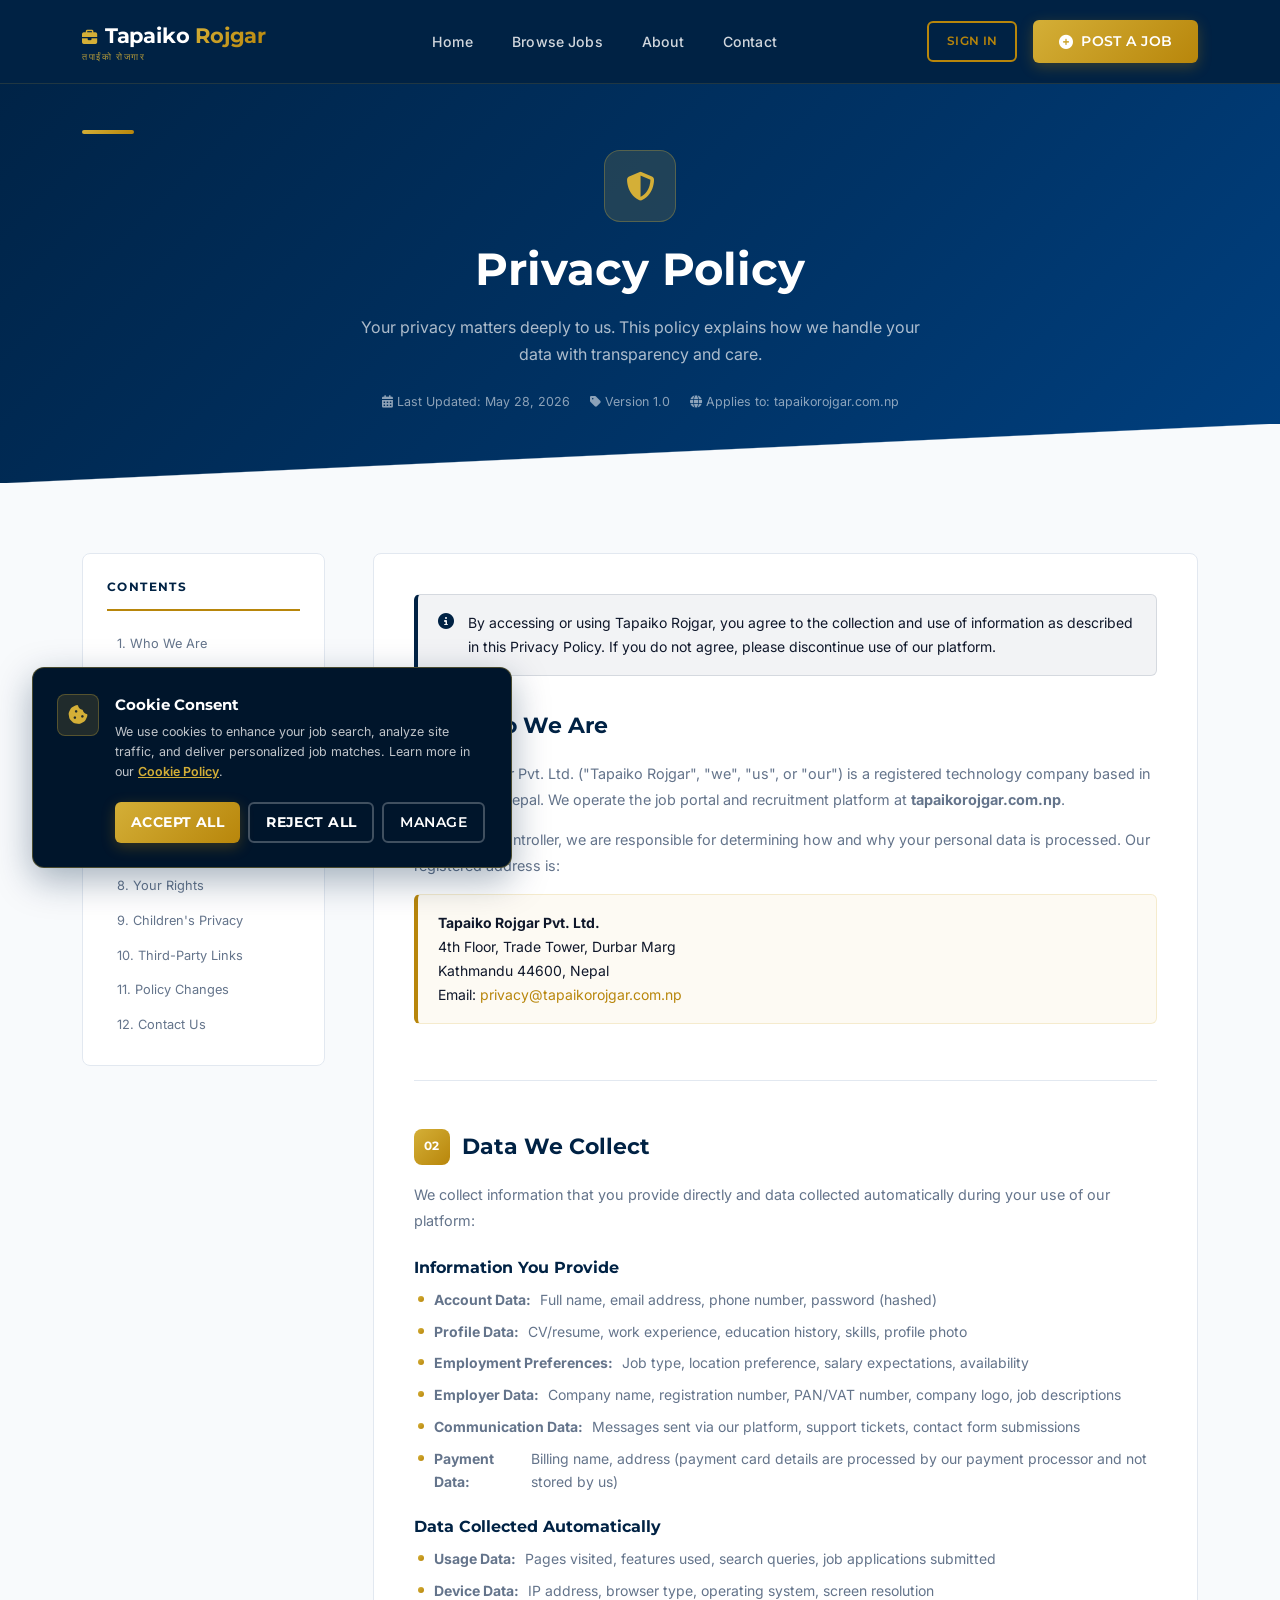
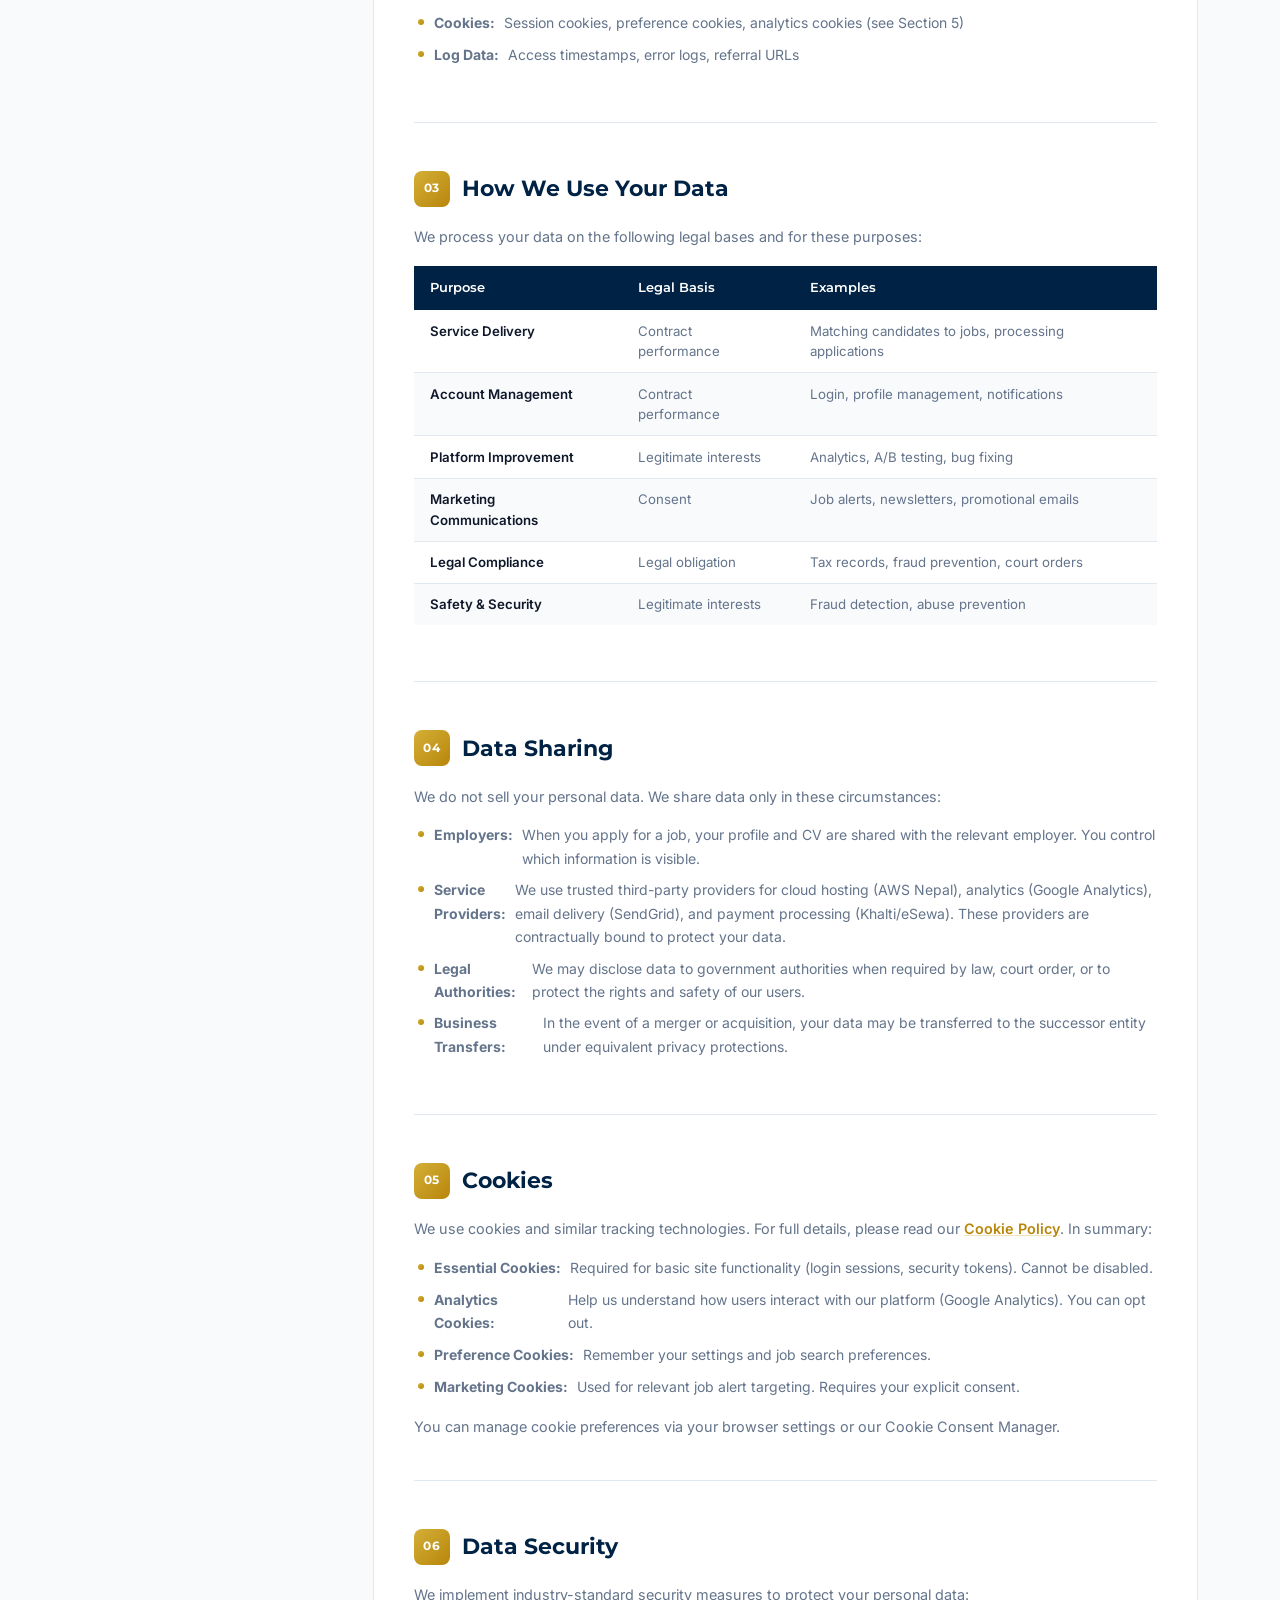
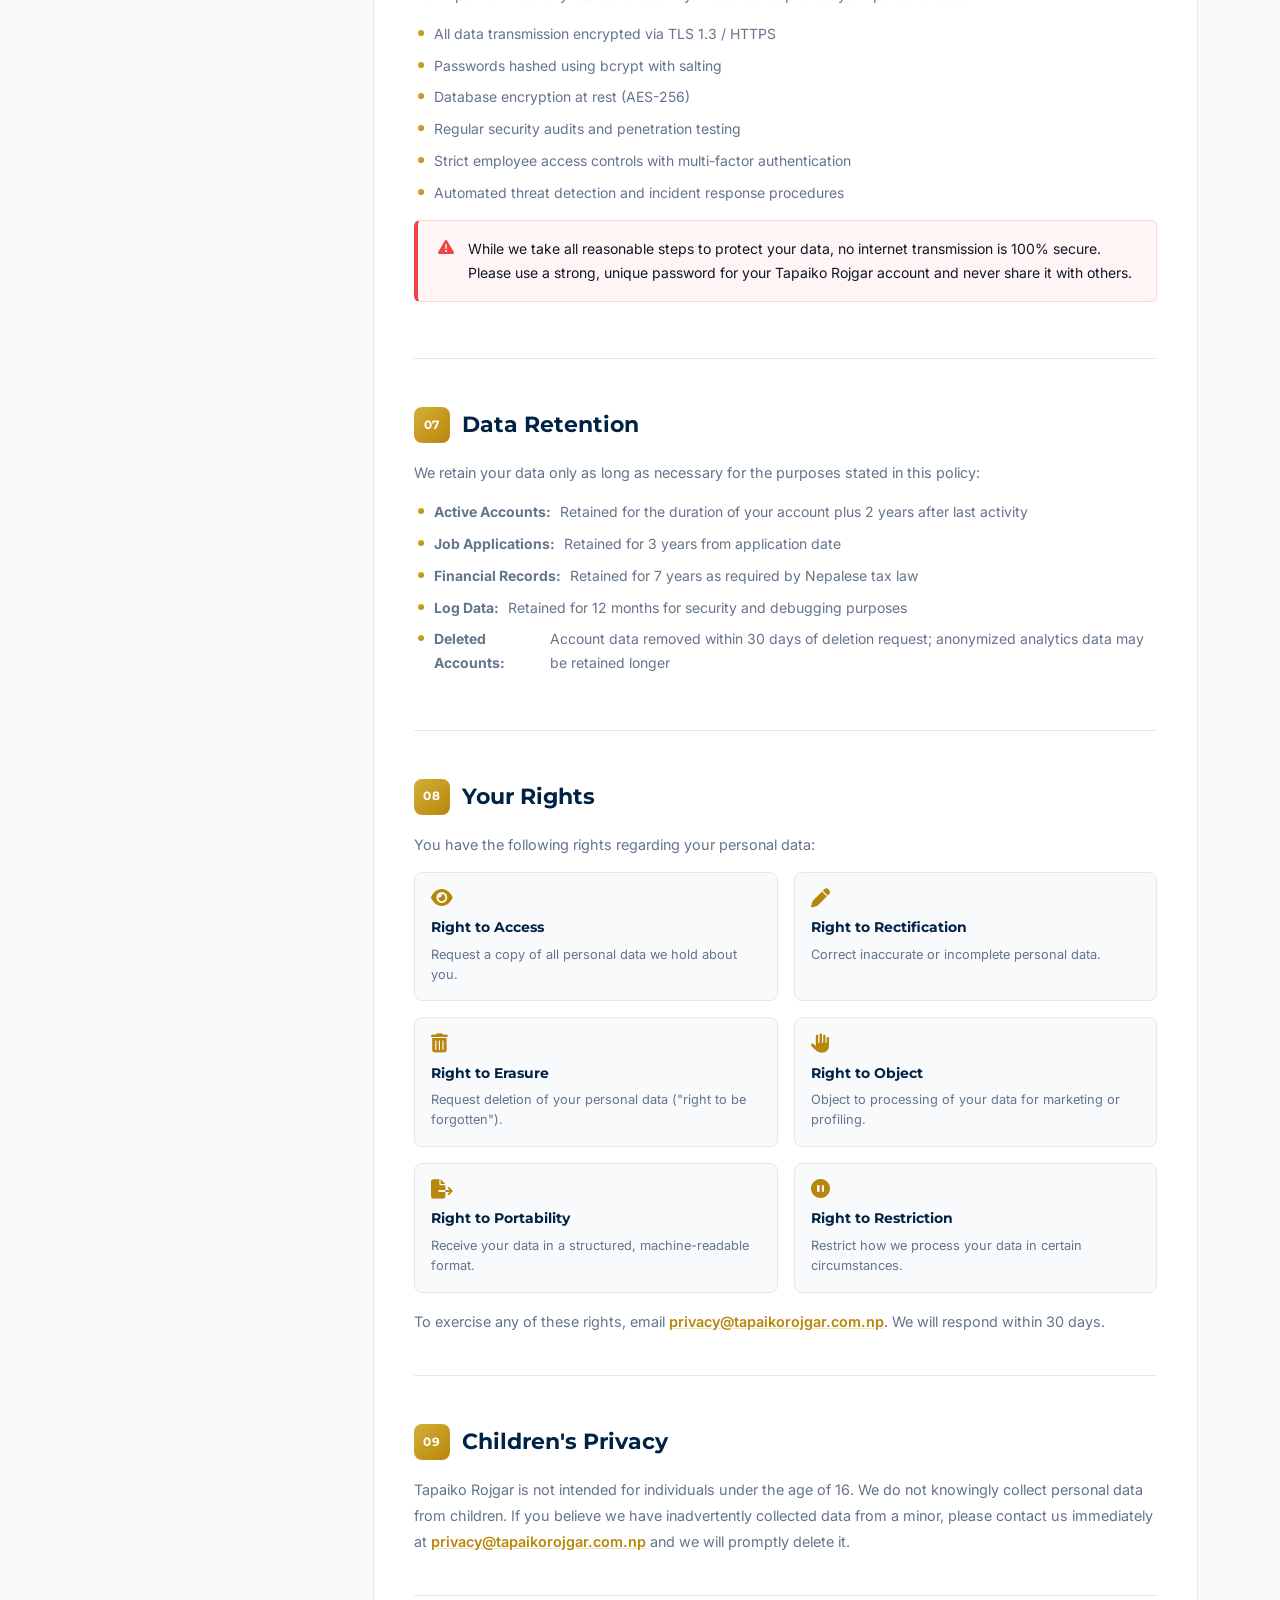
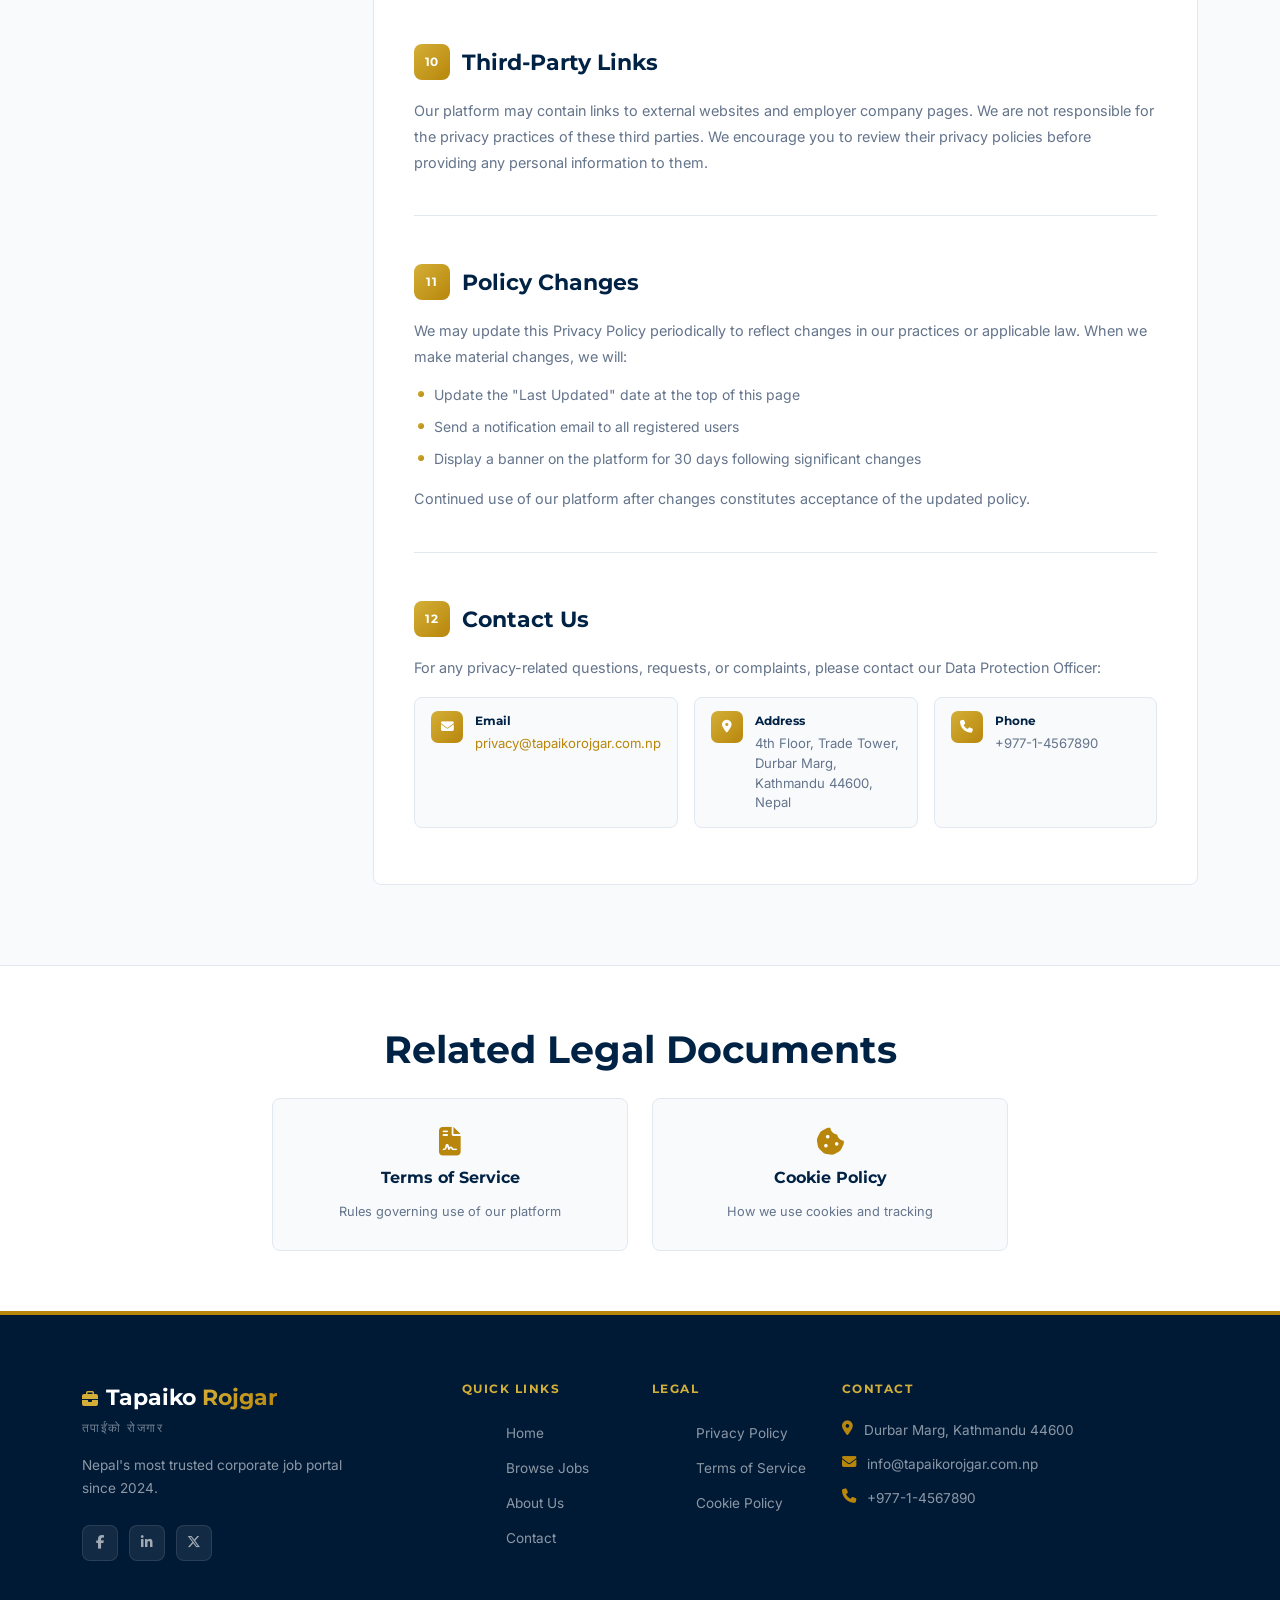
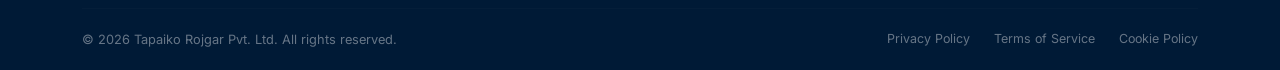
<file: privacy-policy.html>
<!DOCTYPE html>
<html lang="en">
<head>
  <meta charset="UTF-8" />
  <meta name="viewport" content="width=device-width, initial-scale=1.0" />
  <title>Privacy Policy — Tapaiko Rojgar</title>
  <meta name="description" content="Read the Privacy Policy of Tapaiko Rojgar. Learn how we collect, use, and protect your personal data in compliance with applicable data protection laws." />
  <meta name="robots" content="index, follow" />
  <link rel="canonical" href="https://tapaikorojgar.com.np/privacy-policy.html" />

  <link rel="preconnect" href="https://fonts.googleapis.com" />
  <link rel="preconnect" href="https://fonts.gstatic.com" crossorigin />
  <link href="https://fonts.googleapis.com/css2?family=Montserrat:wght@400;600;700;800&family=Inter:wght@400;500;600&display=swap" rel="stylesheet" />
  <link href="https://cdn.jsdelivr.net/npm/bootstrap@5.3.3/dist/css/bootstrap.min.css" rel="stylesheet" integrity="sha384-QWTKZyjpPEjISv5WaRU9OFeRpok6YctnYmDr5pNlyT2bRjXh0JMhjY6hW+ALEwIH" crossorigin="anonymous" />
  <link rel="stylesheet" href="https://cdnjs.cloudflare.com/ajax/libs/font-awesome/6.5.1/css/all.min.css" integrity="sha512-DTOQO9RWCH3ppGqcWaEA1BIZOC6xxalwEsw9c2QQeAIftl+Vegovlnee1c9QX4TctnWMn13TZye+giMm8e2LwA==" crossorigin="anonymous" />
  <link rel="stylesheet" href="assets/css/style.css" />
  <link rel="stylesheet" href="assets/css/policy.css" />
  <link rel="icon" type="image/svg+xml" href="data:image/svg+xml,<svg xmlns='http://www.w3.org/2000/svg' viewBox='0 0 32 32'><rect width='32' height='32' rx='6' fill='%23002244'/><text y='22' x='5' font-size='18' fill='%23d4af37' font-family='Arial' font-weight='bold'>TR</text></svg>" />
</head>
<body>

<!-- NAVBAR -->
<nav id="main-navbar" class="navbar navbar-expand-lg fixed-top">
  <div class="container">
    <a class="navbar-brand d-flex flex-column" href="index.html">
      <span class="navbar-logo-text"><i class="fas fa-briefcase me-2" style="font-size:0.95rem;color:var(--accent-gold-light);"></i>Tapaiko <span>Rojgar</span></span>
      <span class="logo-tagline">तपाईंको रोजगार</span>
    </a>
    <button class="navbar-toggler" type="button" data-bs-toggle="collapse" data-bs-target="#navMenu">
      <span class="navbar-toggler-icon"></span>
    </button>
    <div class="collapse navbar-collapse" id="navMenu">
      <ul class="navbar-nav mx-auto gap-1">
        <li class="nav-item"><a class="nav-link" href="index.html">Home</a></li>
        <li class="nav-item"><a class="nav-link" href="jobs.html">Browse Jobs</a></li>
        <li class="nav-item"><a class="nav-link" href="about.html">About</a></li>
        <li class="nav-item"><a class="nav-link" href="contact.html">Contact</a></li>
      </ul>
      <div class="d-flex align-items-center gap-3">
        <a href="#" class="btn-outline-gold" style="padding:0.5rem 1.1rem;font-size:0.78rem;">Sign In</a>
        <a href="#" class="btn-gold" style="white-space:nowrap;"><i class="fas fa-plus-circle"></i> Post a Job</a>
      </div>
    </div>
  </div>
</nav>

<!-- POLICY HERO -->
<section class="policy-hero">
  <div class="container">
    <div class="divider-gold mb-3"></div>
    <div class="policy-hero-icon"><i class="fas fa-shield-halved"></i></div>
    <h1 class="policy-hero-title">Privacy Policy</h1>
    <p class="policy-hero-subtitle">Your privacy matters deeply to us. This policy explains how we handle your data with transparency and care.</p>
    <div class="policy-meta">
      <span><i class="fas fa-calendar-alt me-1"></i>Last Updated: May 28, 2026</span>
      <span><i class="fas fa-tag me-1"></i>Version 1.0</span>
      <span><i class="fas fa-globe me-1"></i>Applies to: tapaikorojgar.com.np</span>
    </div>
  </div>
</section>

<!-- TABLE OF CONTENTS + CONTENT -->
<section class="policy-body">
  <div class="container">
    <div class="row g-5">
      <!-- TOC -->
      <div class="col-lg-3">
        <div class="policy-toc">
          <div class="policy-toc-title">Contents</div>
          <ul>
            <li><a href="#who-we-are">1. Who We Are</a></li>
            <li><a href="#data-collected">2. Data We Collect</a></li>
            <li><a href="#how-we-use">3. How We Use Your Data</a></li>
            <li><a href="#data-sharing">4. Data Sharing</a></li>
            <li><a href="#cookies">5. Cookies</a></li>
            <li><a href="#data-security">6. Data Security</a></li>
            <li><a href="#data-retention">7. Data Retention</a></li>
            <li><a href="#your-rights">8. Your Rights</a></li>
            <li><a href="#children">9. Children's Privacy</a></li>
            <li><a href="#third-party">10. Third-Party Links</a></li>
            <li><a href="#changes">11. Policy Changes</a></li>
            <li><a href="#contact-us">12. Contact Us</a></li>
          </ul>
        </div>
      </div>

      <!-- Content -->
      <div class="col-lg-9">
        <div class="policy-content">

          <div class="policy-notice">
            <i class="fas fa-info-circle"></i>
            <div>By accessing or using Tapaiko Rojgar, you agree to the collection and use of information as described in this Privacy Policy. If you do not agree, please discontinue use of our platform.</div>
          </div>

          <section id="who-we-are" class="policy-section">
            <h2><span class="policy-num">01</span> Who We Are</h2>
            <p>Tapaiko Rojgar Pvt. Ltd. ("Tapaiko Rojgar", "we", "us", or "our") is a registered technology company based in Kathmandu, Nepal. We operate the job portal and recruitment platform at <strong>tapaikorojgar.com.np</strong>.</p>
            <p>As the data controller, we are responsible for determining how and why your personal data is processed. Our registered address is:</p>
            <div class="policy-highlight-box">
              <strong>Tapaiko Rojgar Pvt. Ltd.</strong><br/>
              4th Floor, Trade Tower, Durbar Marg<br/>
              Kathmandu 44600, Nepal<br/>
              Email: <a href="mailto:privacy@tapaikorojgar.com.np">privacy@tapaikorojgar.com.np</a>
            </div>
          </section>

          <section id="data-collected" class="policy-section">
            <h2><span class="policy-num">02</span> Data We Collect</h2>
            <p>We collect information that you provide directly and data collected automatically during your use of our platform:</p>
            <h3>Information You Provide</h3>
            <ul class="policy-list">
              <li><strong>Account Data:</strong> Full name, email address, phone number, password (hashed)</li>
              <li><strong>Profile Data:</strong> CV/resume, work experience, education history, skills, profile photo</li>
              <li><strong>Employment Preferences:</strong> Job type, location preference, salary expectations, availability</li>
              <li><strong>Employer Data:</strong> Company name, registration number, PAN/VAT number, company logo, job descriptions</li>
              <li><strong>Communication Data:</strong> Messages sent via our platform, support tickets, contact form submissions</li>
              <li><strong>Payment Data:</strong> Billing name, address (payment card details are processed by our payment processor and not stored by us)</li>
            </ul>
            <h3>Data Collected Automatically</h3>
            <ul class="policy-list">
              <li><strong>Usage Data:</strong> Pages visited, features used, search queries, job applications submitted</li>
              <li><strong>Device Data:</strong> IP address, browser type, operating system, screen resolution</li>
              <li><strong>Cookies:</strong> Session cookies, preference cookies, analytics cookies (see Section 5)</li>
              <li><strong>Log Data:</strong> Access timestamps, error logs, referral URLs</li>
            </ul>
          </section>

          <section id="how-we-use" class="policy-section">
            <h2><span class="policy-num">03</span> How We Use Your Data</h2>
            <p>We process your data on the following legal bases and for these purposes:</p>
            <div class="policy-table-wrap">
              <table class="policy-table">
                <thead>
                  <tr>
                    <th>Purpose</th>
                    <th>Legal Basis</th>
                    <th>Examples</th>
                  </tr>
                </thead>
                <tbody>
                  <tr>
                    <td>Service Delivery</td>
                    <td>Contract performance</td>
                    <td>Matching candidates to jobs, processing applications</td>
                  </tr>
                  <tr>
                    <td>Account Management</td>
                    <td>Contract performance</td>
                    <td>Login, profile management, notifications</td>
                  </tr>
                  <tr>
                    <td>Platform Improvement</td>
                    <td>Legitimate interests</td>
                    <td>Analytics, A/B testing, bug fixing</td>
                  </tr>
                  <tr>
                    <td>Marketing Communications</td>
                    <td>Consent</td>
                    <td>Job alerts, newsletters, promotional emails</td>
                  </tr>
                  <tr>
                    <td>Legal Compliance</td>
                    <td>Legal obligation</td>
                    <td>Tax records, fraud prevention, court orders</td>
                  </tr>
                  <tr>
                    <td>Safety &amp; Security</td>
                    <td>Legitimate interests</td>
                    <td>Fraud detection, abuse prevention</td>
                  </tr>
                </tbody>
              </table>
            </div>
          </section>

          <section id="data-sharing" class="policy-section">
            <h2><span class="policy-num">04</span> Data Sharing</h2>
            <p>We do not sell your personal data. We share data only in these circumstances:</p>
            <ul class="policy-list">
              <li><strong>Employers:</strong> When you apply for a job, your profile and CV are shared with the relevant employer. You control which information is visible.</li>
              <li><strong>Service Providers:</strong> We use trusted third-party providers for cloud hosting (AWS Nepal), analytics (Google Analytics), email delivery (SendGrid), and payment processing (Khalti/eSewa). These providers are contractually bound to protect your data.</li>
              <li><strong>Legal Authorities:</strong> We may disclose data to government authorities when required by law, court order, or to protect the rights and safety of our users.</li>
              <li><strong>Business Transfers:</strong> In the event of a merger or acquisition, your data may be transferred to the successor entity under equivalent privacy protections.</li>
            </ul>
          </section>

          <section id="cookies" class="policy-section">
            <h2><span class="policy-num">05</span> Cookies</h2>
            <p>We use cookies and similar tracking technologies. For full details, please read our <a href="cookie-policy.html" class="policy-link">Cookie Policy</a>. In summary:</p>
            <ul class="policy-list">
              <li><strong>Essential Cookies:</strong> Required for basic site functionality (login sessions, security tokens). Cannot be disabled.</li>
              <li><strong>Analytics Cookies:</strong> Help us understand how users interact with our platform (Google Analytics). You can opt out.</li>
              <li><strong>Preference Cookies:</strong> Remember your settings and job search preferences.</li>
              <li><strong>Marketing Cookies:</strong> Used for relevant job alert targeting. Requires your explicit consent.</li>
            </ul>
            <p>You can manage cookie preferences via your browser settings or our Cookie Consent Manager.</p>
          </section>

          <section id="data-security" class="policy-section">
            <h2><span class="policy-num">06</span> Data Security</h2>
            <p>We implement industry-standard security measures to protect your personal data:</p>
            <ul class="policy-list">
              <li>All data transmission encrypted via TLS 1.3 / HTTPS</li>
              <li>Passwords hashed using bcrypt with salting</li>
              <li>Database encryption at rest (AES-256)</li>
              <li>Regular security audits and penetration testing</li>
              <li>Strict employee access controls with multi-factor authentication</li>
              <li>Automated threat detection and incident response procedures</li>
            </ul>
            <div class="policy-warning-box">
              <i class="fas fa-exclamation-triangle"></i>
              <div>While we take all reasonable steps to protect your data, no internet transmission is 100% secure. Please use a strong, unique password for your Tapaiko Rojgar account and never share it with others.</div>
            </div>
          </section>

          <section id="data-retention" class="policy-section">
            <h2><span class="policy-num">07</span> Data Retention</h2>
            <p>We retain your data only as long as necessary for the purposes stated in this policy:</p>
            <ul class="policy-list">
              <li><strong>Active Accounts:</strong> Retained for the duration of your account plus 2 years after last activity</li>
              <li><strong>Job Applications:</strong> Retained for 3 years from application date</li>
              <li><strong>Financial Records:</strong> Retained for 7 years as required by Nepalese tax law</li>
              <li><strong>Log Data:</strong> Retained for 12 months for security and debugging purposes</li>
              <li><strong>Deleted Accounts:</strong> Account data removed within 30 days of deletion request; anonymized analytics data may be retained longer</li>
            </ul>
          </section>

          <section id="your-rights" class="policy-section">
            <h2><span class="policy-num">08</span> Your Rights</h2>
            <p>You have the following rights regarding your personal data:</p>
            <div class="row g-3">
              <div class="col-sm-6">
                <div class="policy-right-card">
                  <i class="fas fa-eye"></i>
                  <strong>Right to Access</strong>
                  <p>Request a copy of all personal data we hold about you.</p>
                </div>
              </div>
              <div class="col-sm-6">
                <div class="policy-right-card">
                  <i class="fas fa-pen"></i>
                  <strong>Right to Rectification</strong>
                  <p>Correct inaccurate or incomplete personal data.</p>
                </div>
              </div>
              <div class="col-sm-6">
                <div class="policy-right-card">
                  <i class="fas fa-trash-alt"></i>
                  <strong>Right to Erasure</strong>
                  <p>Request deletion of your personal data ("right to be forgotten").</p>
                </div>
              </div>
              <div class="col-sm-6">
                <div class="policy-right-card">
                  <i class="fas fa-hand-paper"></i>
                  <strong>Right to Object</strong>
                  <p>Object to processing of your data for marketing or profiling.</p>
                </div>
              </div>
              <div class="col-sm-6">
                <div class="policy-right-card">
                  <i class="fas fa-file-export"></i>
                  <strong>Right to Portability</strong>
                  <p>Receive your data in a structured, machine-readable format.</p>
                </div>
              </div>
              <div class="col-sm-6">
                <div class="policy-right-card">
                  <i class="fas fa-pause-circle"></i>
                  <strong>Right to Restriction</strong>
                  <p>Restrict how we process your data in certain circumstances.</p>
                </div>
              </div>
            </div>
            <p class="mt-3">To exercise any of these rights, email <a href="mailto:privacy@tapaikorojgar.com.np" class="policy-link">privacy@tapaikorojgar.com.np</a>. We will respond within 30 days.</p>
          </section>

          <section id="children" class="policy-section">
            <h2><span class="policy-num">09</span> Children's Privacy</h2>
            <p>Tapaiko Rojgar is not intended for individuals under the age of 16. We do not knowingly collect personal data from children. If you believe we have inadvertently collected data from a minor, please contact us immediately at <a href="mailto:privacy@tapaikorojgar.com.np" class="policy-link">privacy@tapaikorojgar.com.np</a> and we will promptly delete it.</p>
          </section>

          <section id="third-party" class="policy-section">
            <h2><span class="policy-num">10</span> Third-Party Links</h2>
            <p>Our platform may contain links to external websites and employer company pages. We are not responsible for the privacy practices of these third parties. We encourage you to review their privacy policies before providing any personal information to them.</p>
          </section>

          <section id="changes" class="policy-section">
            <h2><span class="policy-num">11</span> Policy Changes</h2>
            <p>We may update this Privacy Policy periodically to reflect changes in our practices or applicable law. When we make material changes, we will:</p>
            <ul class="policy-list">
              <li>Update the "Last Updated" date at the top of this page</li>
              <li>Send a notification email to all registered users</li>
              <li>Display a banner on the platform for 30 days following significant changes</li>
            </ul>
            <p>Continued use of our platform after changes constitutes acceptance of the updated policy.</p>
          </section>

          <section id="contact-us" class="policy-section">
            <h2><span class="policy-num">12</span> Contact Us</h2>
            <p>For any privacy-related questions, requests, or complaints, please contact our Data Protection Officer:</p>
            <div class="policy-contact-grid">
              <div class="policy-contact-item">
                <i class="fas fa-envelope"></i>
                <div>
                  <strong>Email</strong>
                  <a href="mailto:privacy@tapaikorojgar.com.np">privacy@tapaikorojgar.com.np</a>
                </div>
              </div>
              <div class="policy-contact-item">
                <i class="fas fa-map-marker-alt"></i>
                <div>
                  <strong>Address</strong>
                  <span>4th Floor, Trade Tower, Durbar Marg, Kathmandu 44600, Nepal</span>
                </div>
              </div>
              <div class="policy-contact-item">
                <i class="fas fa-phone"></i>
                <div>
                  <strong>Phone</strong>
                  <span>+977-1-4567890</span>
                </div>
              </div>
            </div>
          </section>

        </div>
      </div>
    </div>
  </div>
</section>

<!-- RELATED POLICIES -->
<section class="policy-related">
  <div class="container">
    <h2 class="section-title text-center mb-4">Related Legal Documents</h2>
    <div class="row g-4 justify-content-center">
      <div class="col-md-4">
        <a href="terms-of-service.html" class="policy-related-card">
          <i class="fas fa-file-contract"></i>
          <strong>Terms of Service</strong>
          <span>Rules governing use of our platform</span>
        </a>
      </div>
      <div class="col-md-4">
        <a href="cookie-policy.html" class="policy-related-card">
          <i class="fas fa-cookie-bite"></i>
          <strong>Cookie Policy</strong>
          <span>How we use cookies and tracking</span>
        </a>
      </div>
    </div>
  </div>
</section>

<!-- FOOTER -->
<footer id="site-footer">
  <div class="container">
    <div class="row g-4">
      <div class="col-lg-4 col-md-6">
        <div class="footer-brand">
          <div class="brand-name"><i class="fas fa-briefcase me-2" style="color:var(--accent-gold-light);font-size:1rem;"></i>Tapaiko <span>Rojgar</span></div>
          <div class="footer-tagline">तपाईंको रोजगार</div>
          <p class="footer-description">Nepal's most trusted corporate job portal since 2024.</p>
          <div class="footer-socials">
            <a href="#" class="social-btn" aria-label="Facebook"><i class="fab fa-facebook-f"></i></a>
            <a href="#" class="social-btn" aria-label="LinkedIn"><i class="fab fa-linkedin-in"></i></a>
            <a href="#" class="social-btn" aria-label="Twitter"><i class="fab fa-x-twitter"></i></a>
          </div>
        </div>
      </div>
      <div class="col-lg-2 col-md-6 col-sm-6">
        <div class="footer-heading">Quick Links</div>
        <ul class="footer-links">
          <li><a href="index.html">Home</a></li>
          <li><a href="jobs.html">Browse Jobs</a></li>
          <li><a href="about.html">About Us</a></li>
          <li><a href="contact.html">Contact</a></li>
        </ul>
      </div>
      <div class="col-lg-2 col-md-6 col-sm-6">
        <div class="footer-heading">Legal</div>
        <ul class="footer-links">
          <li><a href="privacy-policy.html">Privacy Policy</a></li>
          <li><a href="terms-of-service.html">Terms of Service</a></li>
          <li><a href="cookie-policy.html">Cookie Policy</a></li>
        </ul>
      </div>
      <div class="col-lg-4 col-md-6">
        <div class="footer-heading">Contact</div>
        <div class="footer-contact-item"><i class="fas fa-map-marker-alt"></i><span>Durbar Marg, Kathmandu 44600</span></div>
        <div class="footer-contact-item"><i class="fas fa-envelope"></i><span>info@tapaikorojgar.com.np</span></div>
        <div class="footer-contact-item"><i class="fas fa-phone"></i><span>+977-1-4567890</span></div>
      </div>
    </div>
    <hr class="footer-divider" />
    <div class="footer-bottom">
      <div class="d-flex flex-wrap justify-content-between align-items-center gap-2">
        <p class="mb-0">&copy; 2026 Tapaiko Rojgar Pvt. Ltd. All rights reserved.</p>
        <div class="footer-bottom-links">
          <a href="privacy-policy.html">Privacy Policy</a>
          <a href="terms-of-service.html">Terms of Service</a>
          <a href="cookie-policy.html">Cookie Policy</a>
        </div>
      </div>
    </div>
  </div>
</footer>

<button id="scroll-top" aria-label="Scroll to top"><i class="fas fa-chevron-up"></i></button>
<script src="https://cdn.jsdelivr.net/npm/bootstrap@5.3.3/dist/js/bootstrap.bundle.min.js" integrity="sha384-YvpcrYf0tY3lHB60NNkmXc5s9fDVZLESaAA55NDzOxhy9GkcIdslK1eN7N6jIeHz" crossorigin="anonymous"></script>
<script src="assets/js/main.js"></script>
</body>
</html>
</file>
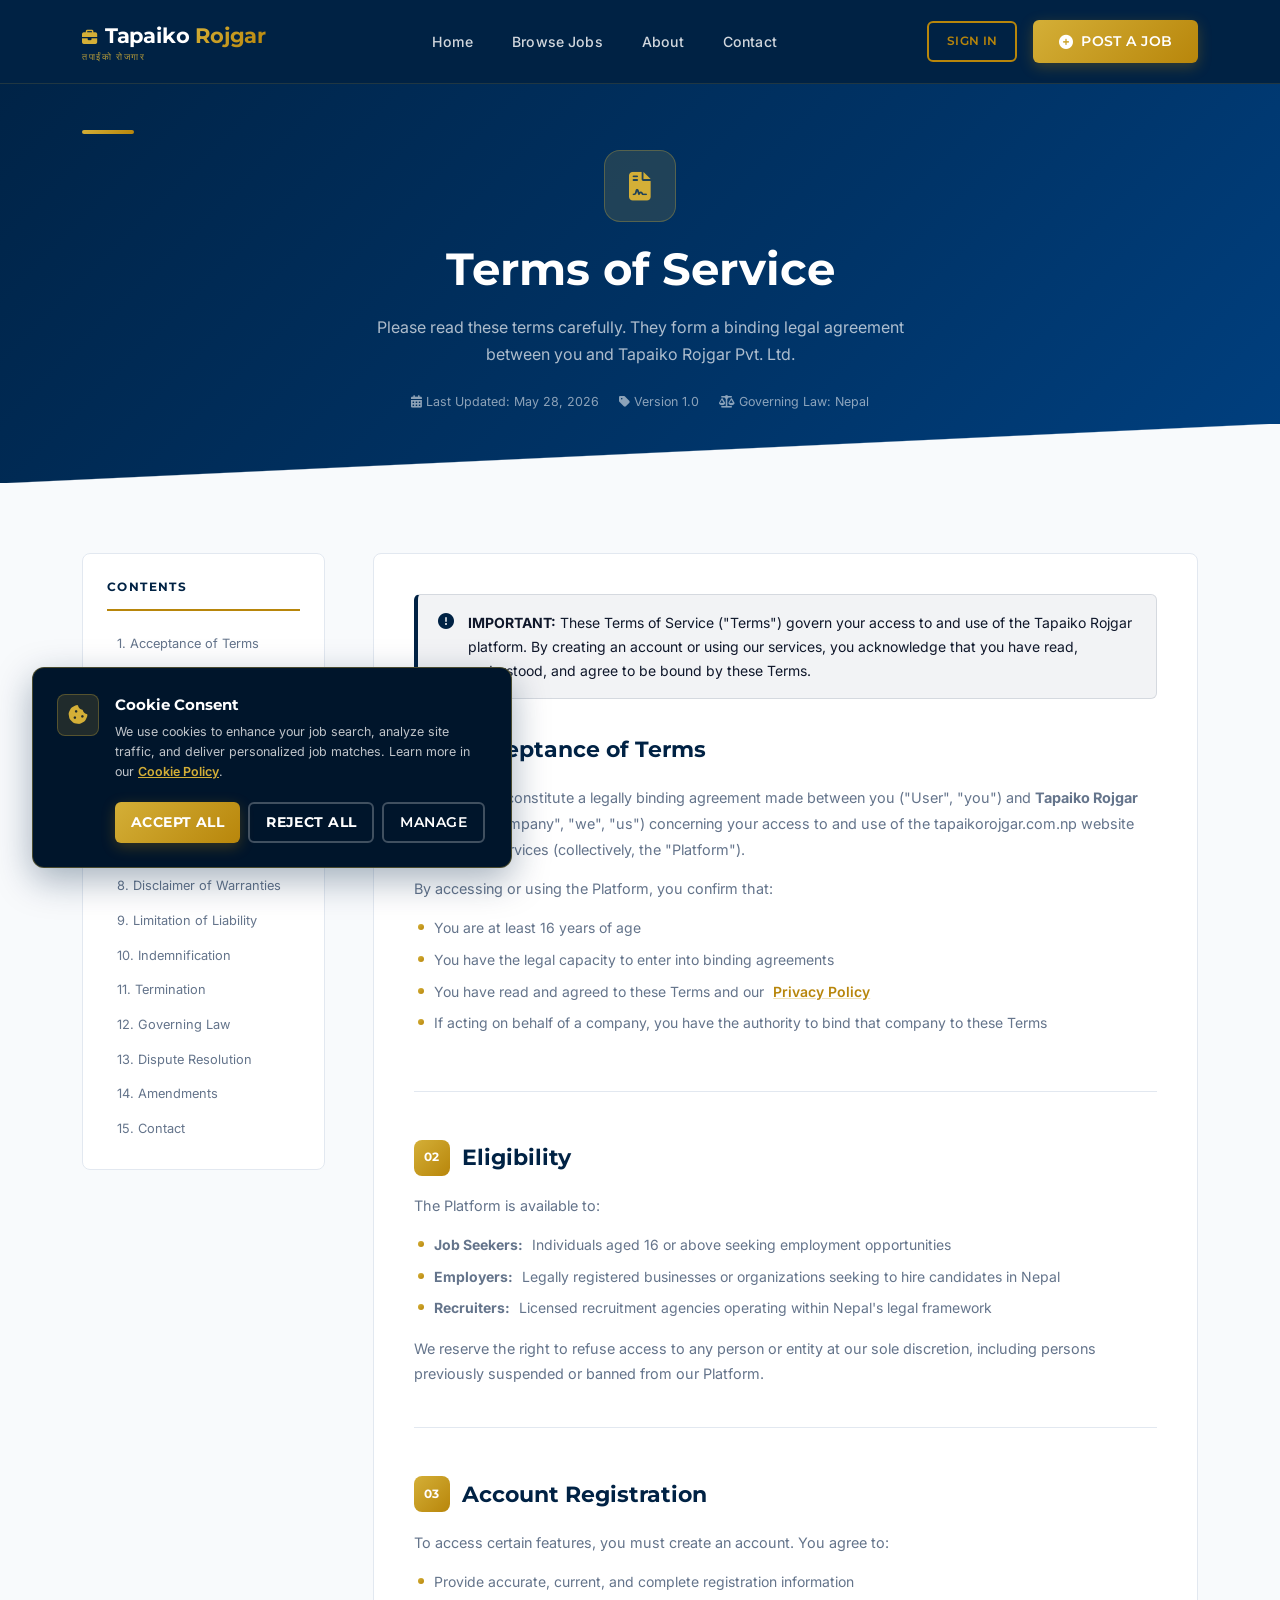
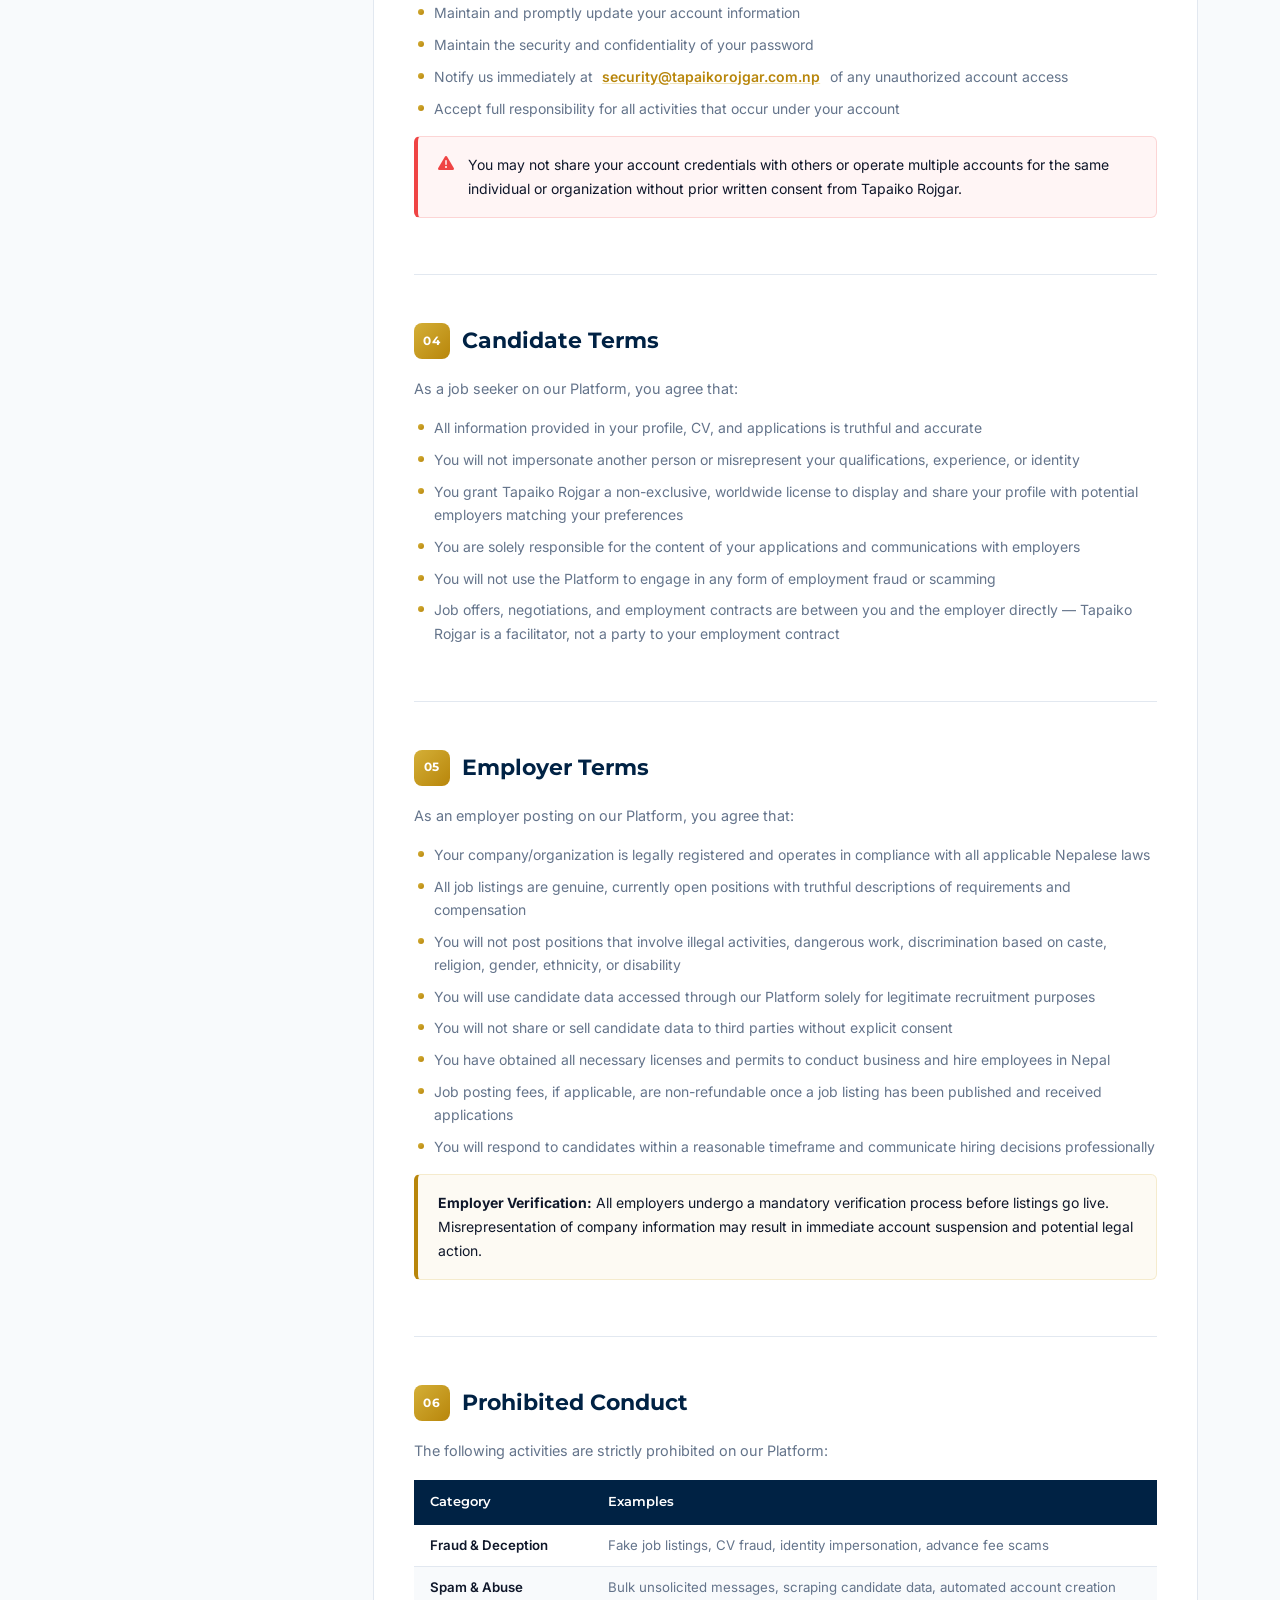
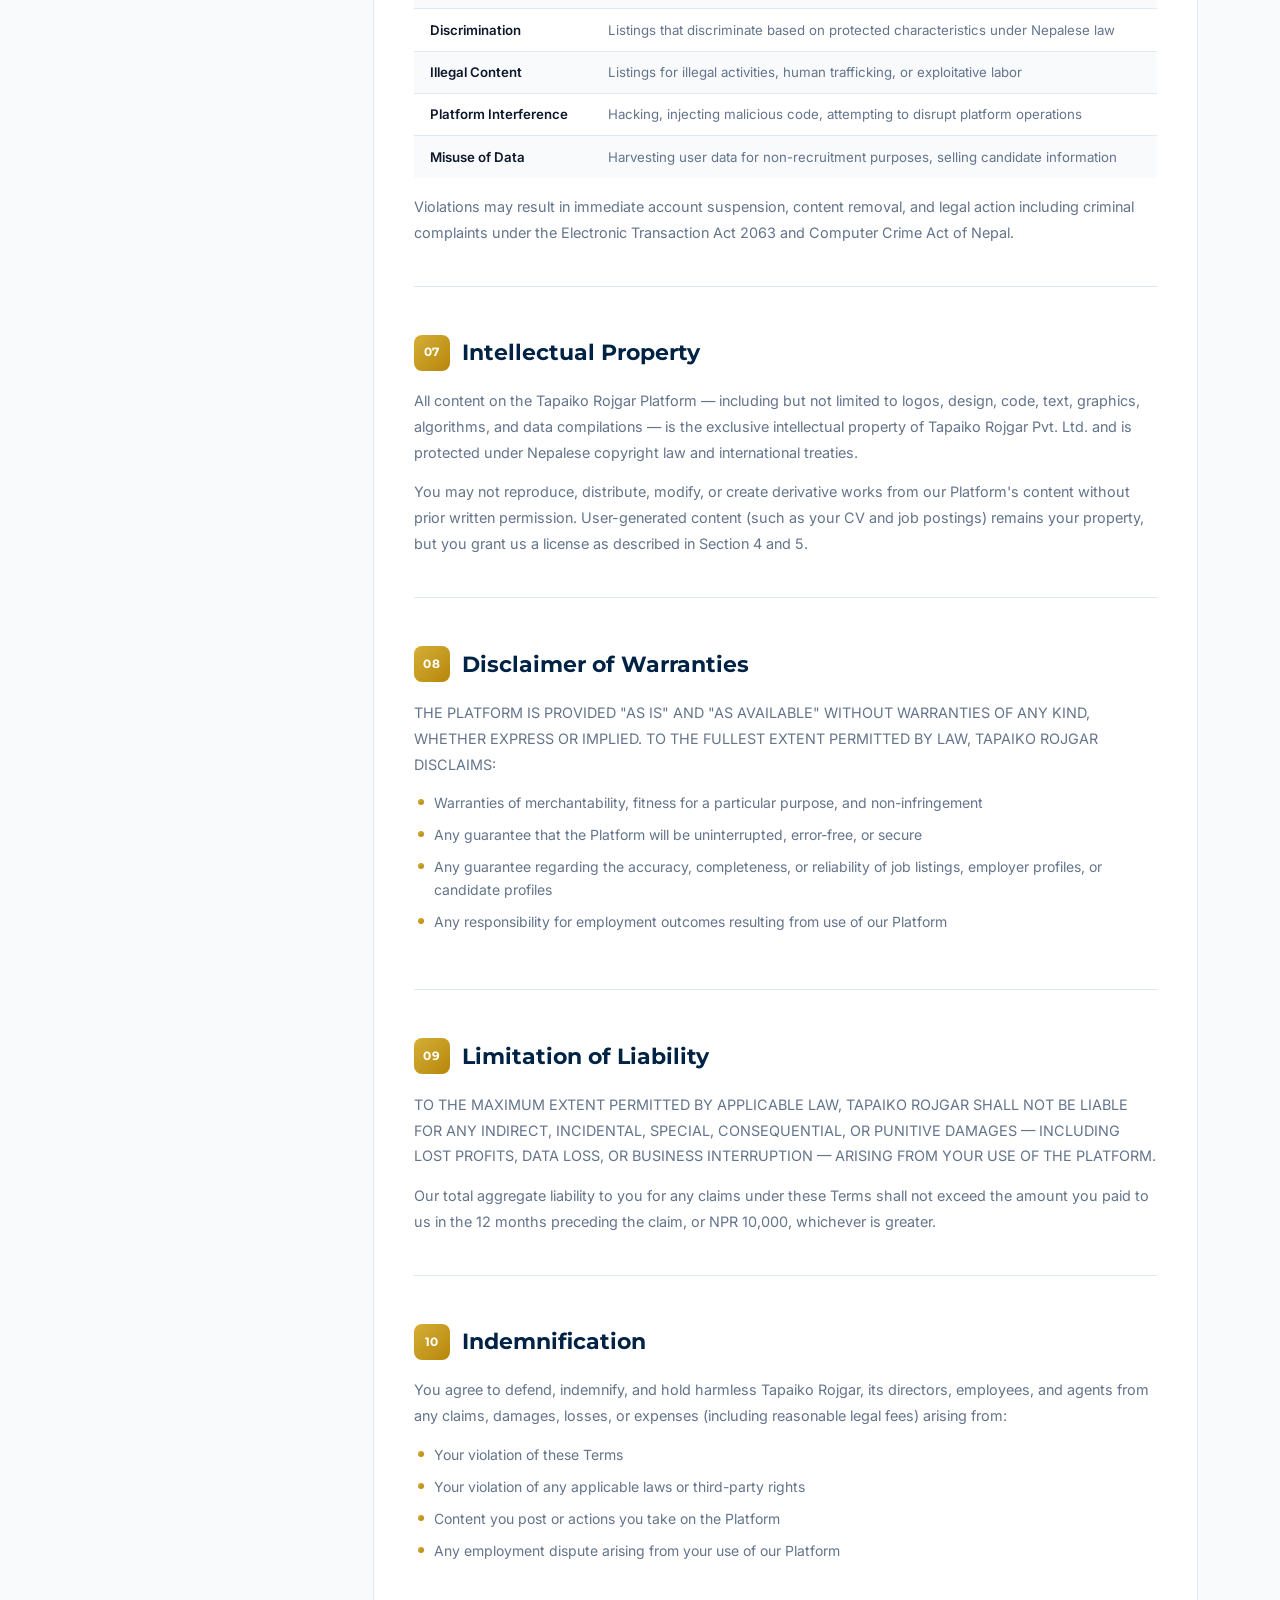
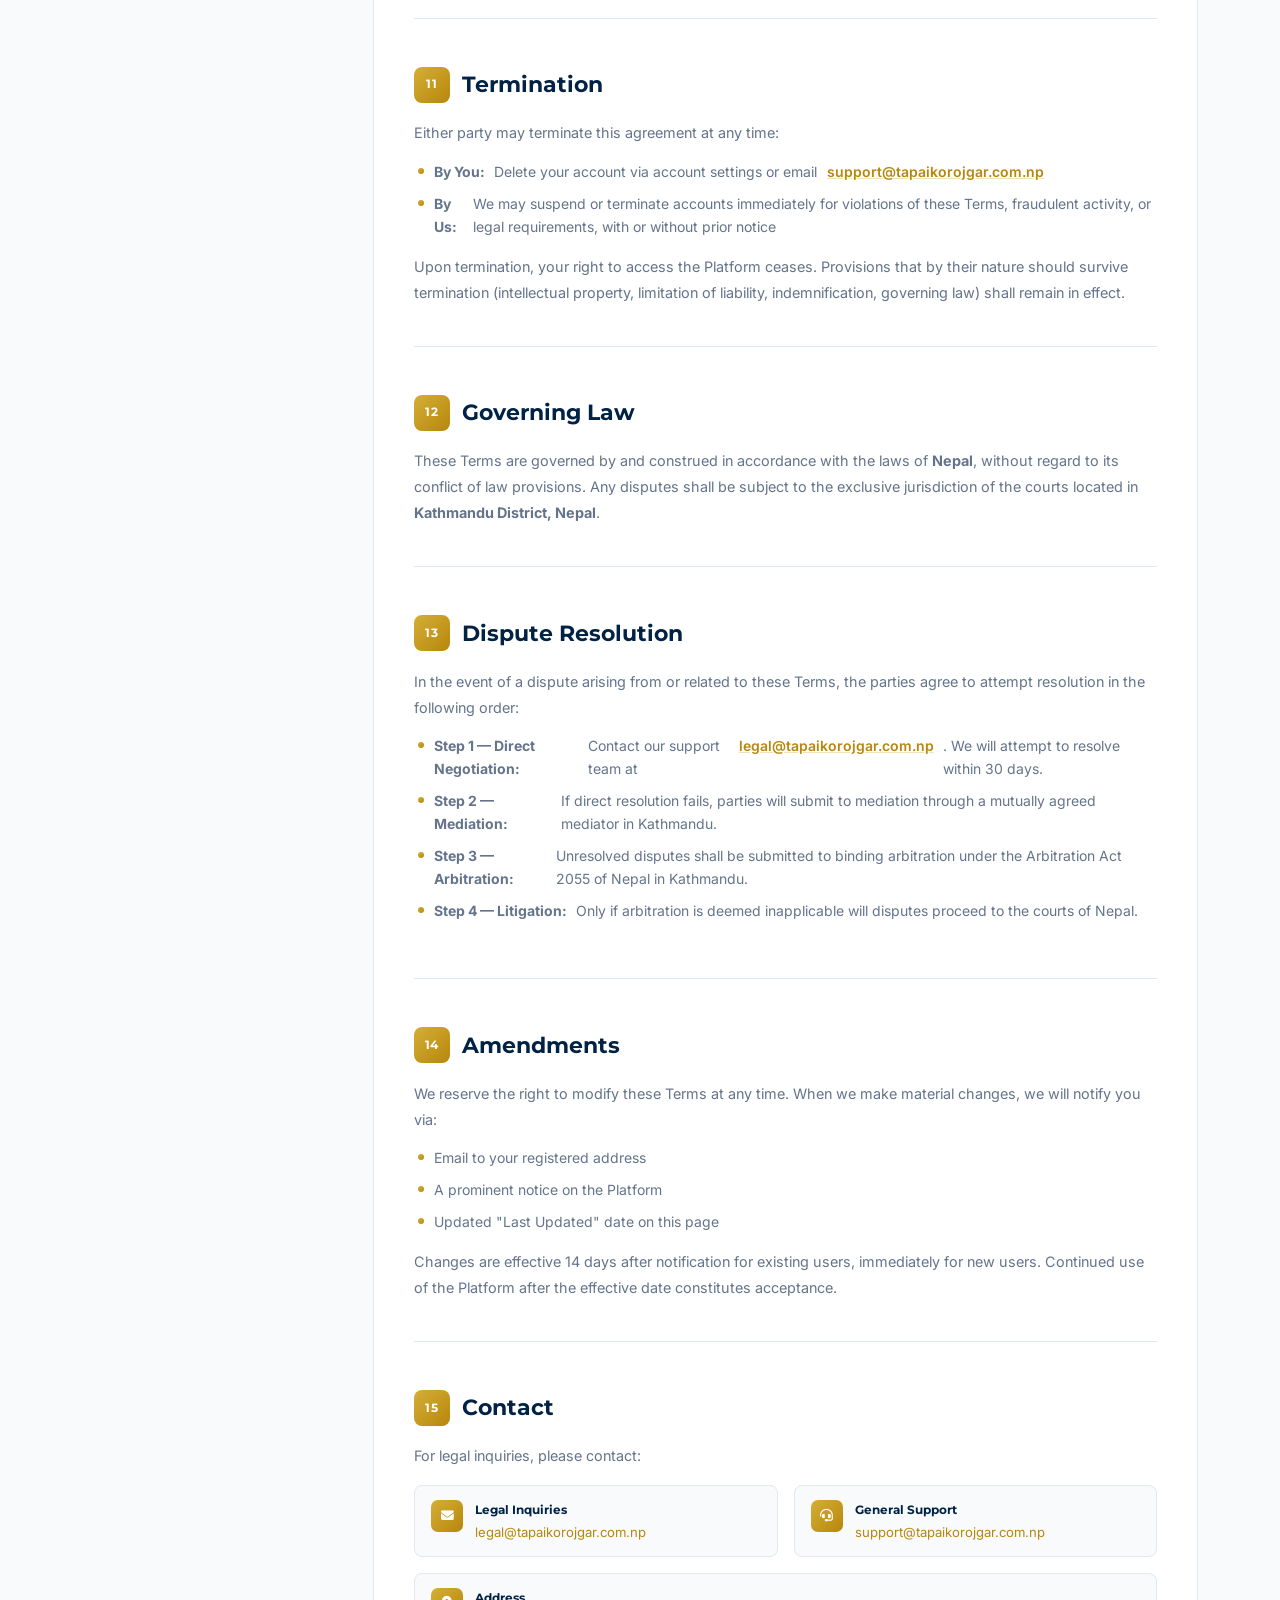
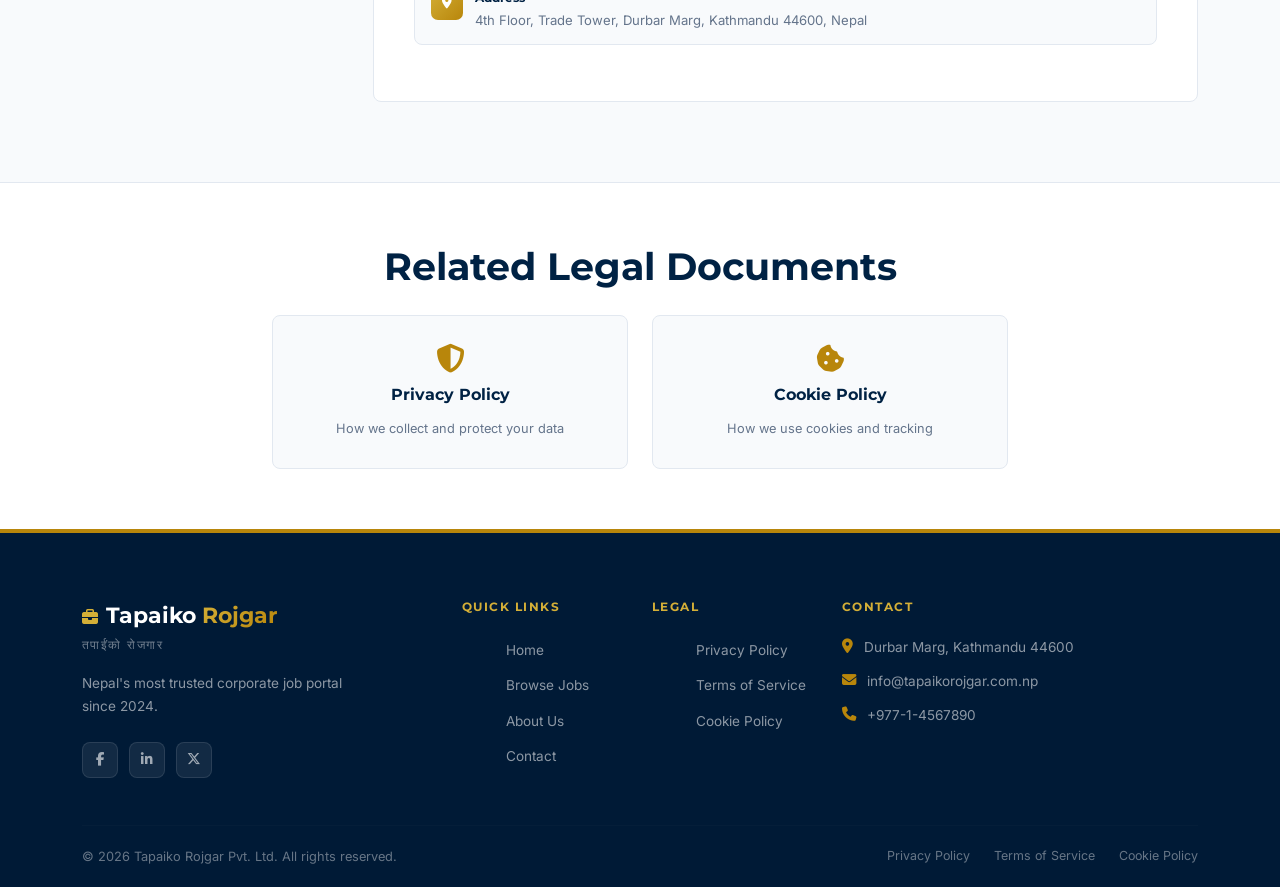
<file: terms-of-service.html>
<!DOCTYPE html>
<html lang="en">
<head>
  <meta charset="UTF-8" />
  <meta name="viewport" content="width=device-width, initial-scale=1.0" />
  <title>Terms of Service — Tapaiko Rojgar</title>
  <meta name="description" content="Read the Terms of Service for Tapaiko Rojgar. Understand your rights and obligations when using Nepal's premier job portal and recruitment platform." />
  <meta name="robots" content="index, follow" />
  <link rel="canonical" href="https://tapaikorojgar.com.np/terms-of-service.html" />

  <link rel="preconnect" href="https://fonts.googleapis.com" />
  <link rel="preconnect" href="https://fonts.gstatic.com" crossorigin />
  <link href="https://fonts.googleapis.com/css2?family=Montserrat:wght@400;600;700;800&family=Inter:wght@400;500;600&display=swap" rel="stylesheet" />
  <link href="https://cdn.jsdelivr.net/npm/bootstrap@5.3.3/dist/css/bootstrap.min.css" rel="stylesheet" integrity="sha384-QWTKZyjpPEjISv5WaRU9OFeRpok6YctnYmDr5pNlyT2bRjXh0JMhjY6hW+ALEwIH" crossorigin="anonymous" />
  <link rel="stylesheet" href="https://cdnjs.cloudflare.com/ajax/libs/font-awesome/6.5.1/css/all.min.css" integrity="sha512-DTOQO9RWCH3ppGqcWaEA1BIZOC6xxalwEsw9c2QQeAIftl+Vegovlnee1c9QX4TctnWMn13TZye+giMm8e2LwA==" crossorigin="anonymous" />
  <link rel="stylesheet" href="assets/css/style.css" />
  <link rel="stylesheet" href="assets/css/policy.css" />
  <link rel="icon" type="image/svg+xml" href="data:image/svg+xml,<svg xmlns='http://www.w3.org/2000/svg' viewBox='0 0 32 32'><rect width='32' height='32' rx='6' fill='%23002244'/><text y='22' x='5' font-size='18' fill='%23d4af37' font-family='Arial' font-weight='bold'>TR</text></svg>" />
</head>
<body>

<!-- NAVBAR -->
<nav id="main-navbar" class="navbar navbar-expand-lg fixed-top">
  <div class="container">
    <a class="navbar-brand d-flex flex-column" href="index.html">
      <span class="navbar-logo-text"><i class="fas fa-briefcase me-2" style="font-size:0.95rem;color:var(--accent-gold-light);"></i>Tapaiko <span>Rojgar</span></span>
      <span class="logo-tagline">तपाईंको रोजगार</span>
    </a>
    <button class="navbar-toggler" type="button" data-bs-toggle="collapse" data-bs-target="#navMenu">
      <span class="navbar-toggler-icon"></span>
    </button>
    <div class="collapse navbar-collapse" id="navMenu">
      <ul class="navbar-nav mx-auto gap-1">
        <li class="nav-item"><a class="nav-link" href="index.html">Home</a></li>
        <li class="nav-item"><a class="nav-link" href="jobs.html">Browse Jobs</a></li>
        <li class="nav-item"><a class="nav-link" href="about.html">About</a></li>
        <li class="nav-item"><a class="nav-link" href="contact.html">Contact</a></li>
      </ul>
      <div class="d-flex align-items-center gap-3">
        <a href="#" class="btn-outline-gold" style="padding:0.5rem 1.1rem;font-size:0.78rem;">Sign In</a>
        <a href="#" class="btn-gold" style="white-space:nowrap;"><i class="fas fa-plus-circle"></i> Post a Job</a>
      </div>
    </div>
  </div>
</nav>

<!-- POLICY HERO -->
<section class="policy-hero">
  <div class="container">
    <div class="divider-gold mb-3"></div>
    <div class="policy-hero-icon"><i class="fas fa-file-contract"></i></div>
    <h1 class="policy-hero-title">Terms of Service</h1>
    <p class="policy-hero-subtitle">Please read these terms carefully. They form a binding legal agreement between you and Tapaiko Rojgar Pvt. Ltd.</p>
    <div class="policy-meta">
      <span><i class="fas fa-calendar-alt me-1"></i>Last Updated: May 28, 2026</span>
      <span><i class="fas fa-tag me-1"></i>Version 1.0</span>
      <span><i class="fas fa-balance-scale me-1"></i>Governing Law: Nepal</span>
    </div>
  </div>
</section>

<!-- CONTENT -->
<section class="policy-body">
  <div class="container">
    <div class="row g-5">
      <!-- TOC -->
      <div class="col-lg-3">
        <div class="policy-toc">
          <div class="policy-toc-title">Contents</div>
          <ul>
            <li><a href="#acceptance">1. Acceptance of Terms</a></li>
            <li><a href="#eligibility">2. Eligibility</a></li>
            <li><a href="#account">3. Account Registration</a></li>
            <li><a href="#candidate-terms">4. Candidate Terms</a></li>
            <li><a href="#employer-terms">5. Employer Terms</a></li>
            <li><a href="#prohibited">6. Prohibited Conduct</a></li>
            <li><a href="#intellectual-property">7. Intellectual Property</a></li>
            <li><a href="#disclaimer">8. Disclaimer of Warranties</a></li>
            <li><a href="#liability">9. Limitation of Liability</a></li>
            <li><a href="#indemnification">10. Indemnification</a></li>
            <li><a href="#termination">11. Termination</a></li>
            <li><a href="#governing-law">12. Governing Law</a></li>
            <li><a href="#dispute">13. Dispute Resolution</a></li>
            <li><a href="#amendments">14. Amendments</a></li>
            <li><a href="#contact-tos">15. Contact</a></li>
          </ul>
        </div>
      </div>

      <!-- Content -->
      <div class="col-lg-9">
        <div class="policy-content">

          <div class="policy-notice">
            <i class="fas fa-exclamation-circle"></i>
            <div><strong>IMPORTANT:</strong> These Terms of Service ("Terms") govern your access to and use of the Tapaiko Rojgar platform. By creating an account or using our services, you acknowledge that you have read, understood, and agree to be bound by these Terms.</div>
          </div>

          <section id="acceptance" class="policy-section">
            <h2><span class="policy-num">01</span> Acceptance of Terms</h2>
            <p>These Terms constitute a legally binding agreement made between you ("User", "you") and <strong>Tapaiko Rojgar Pvt. Ltd.</strong> ("Company", "we", "us") concerning your access to and use of the tapaikorojgar.com.np website and related services (collectively, the "Platform").</p>
            <p>By accessing or using the Platform, you confirm that:</p>
            <ul class="policy-list">
              <li>You are at least 16 years of age</li>
              <li>You have the legal capacity to enter into binding agreements</li>
              <li>You have read and agreed to these Terms and our <a href="privacy-policy.html" class="policy-link">Privacy Policy</a></li>
              <li>If acting on behalf of a company, you have the authority to bind that company to these Terms</li>
            </ul>
          </section>

          <section id="eligibility" class="policy-section">
            <h2><span class="policy-num">02</span> Eligibility</h2>
            <p>The Platform is available to:</p>
            <ul class="policy-list">
              <li><strong>Job Seekers:</strong> Individuals aged 16 or above seeking employment opportunities</li>
              <li><strong>Employers:</strong> Legally registered businesses or organizations seeking to hire candidates in Nepal</li>
              <li><strong>Recruiters:</strong> Licensed recruitment agencies operating within Nepal's legal framework</li>
            </ul>
            <p>We reserve the right to refuse access to any person or entity at our sole discretion, including persons previously suspended or banned from our Platform.</p>
          </section>

          <section id="account" class="policy-section">
            <h2><span class="policy-num">03</span> Account Registration</h2>
            <p>To access certain features, you must create an account. You agree to:</p>
            <ul class="policy-list">
              <li>Provide accurate, current, and complete registration information</li>
              <li>Maintain and promptly update your account information</li>
              <li>Maintain the security and confidentiality of your password</li>
              <li>Notify us immediately at <a href="mailto:security@tapaikorojgar.com.np" class="policy-link">security@tapaikorojgar.com.np</a> of any unauthorized account access</li>
              <li>Accept full responsibility for all activities that occur under your account</li>
            </ul>
            <div class="policy-warning-box">
              <i class="fas fa-exclamation-triangle"></i>
              <div>You may not share your account credentials with others or operate multiple accounts for the same individual or organization without prior written consent from Tapaiko Rojgar.</div>
            </div>
          </section>

          <section id="candidate-terms" class="policy-section">
            <h2><span class="policy-num">04</span> Candidate Terms</h2>
            <p>As a job seeker on our Platform, you agree that:</p>
            <ul class="policy-list">
              <li>All information provided in your profile, CV, and applications is truthful and accurate</li>
              <li>You will not impersonate another person or misrepresent your qualifications, experience, or identity</li>
              <li>You grant Tapaiko Rojgar a non-exclusive, worldwide license to display and share your profile with potential employers matching your preferences</li>
              <li>You are solely responsible for the content of your applications and communications with employers</li>
              <li>You will not use the Platform to engage in any form of employment fraud or scamming</li>
              <li>Job offers, negotiations, and employment contracts are between you and the employer directly — Tapaiko Rojgar is a facilitator, not a party to your employment contract</li>
            </ul>
          </section>

          <section id="employer-terms" class="policy-section">
            <h2><span class="policy-num">05</span> Employer Terms</h2>
            <p>As an employer posting on our Platform, you agree that:</p>
            <ul class="policy-list">
              <li>Your company/organization is legally registered and operates in compliance with all applicable Nepalese laws</li>
              <li>All job listings are genuine, currently open positions with truthful descriptions of requirements and compensation</li>
              <li>You will not post positions that involve illegal activities, dangerous work, discrimination based on caste, religion, gender, ethnicity, or disability</li>
              <li>You will use candidate data accessed through our Platform solely for legitimate recruitment purposes</li>
              <li>You will not share or sell candidate data to third parties without explicit consent</li>
              <li>You have obtained all necessary licenses and permits to conduct business and hire employees in Nepal</li>
              <li>Job posting fees, if applicable, are non-refundable once a job listing has been published and received applications</li>
              <li>You will respond to candidates within a reasonable timeframe and communicate hiring decisions professionally</li>
            </ul>
            <div class="policy-highlight-box">
              <strong>Employer Verification:</strong> All employers undergo a mandatory verification process before listings go live. Misrepresentation of company information may result in immediate account suspension and potential legal action.
            </div>
          </section>

          <section id="prohibited" class="policy-section">
            <h2><span class="policy-num">06</span> Prohibited Conduct</h2>
            <p>The following activities are strictly prohibited on our Platform:</p>
            <div class="policy-table-wrap">
              <table class="policy-table">
                <thead>
                  <tr><th>Category</th><th>Examples</th></tr>
                </thead>
                <tbody>
                  <tr><td>Fraud &amp; Deception</td><td>Fake job listings, CV fraud, identity impersonation, advance fee scams</td></tr>
                  <tr><td>Spam &amp; Abuse</td><td>Bulk unsolicited messages, scraping candidate data, automated account creation</td></tr>
                  <tr><td>Discrimination</td><td>Listings that discriminate based on protected characteristics under Nepalese law</td></tr>
                  <tr><td>Illegal Content</td><td>Listings for illegal activities, human trafficking, or exploitative labor</td></tr>
                  <tr><td>Platform Interference</td><td>Hacking, injecting malicious code, attempting to disrupt platform operations</td></tr>
                  <tr><td>Misuse of Data</td><td>Harvesting user data for non-recruitment purposes, selling candidate information</td></tr>
                </tbody>
              </table>
            </div>
            <p>Violations may result in immediate account suspension, content removal, and legal action including criminal complaints under the Electronic Transaction Act 2063 and Computer Crime Act of Nepal.</p>
          </section>

          <section id="intellectual-property" class="policy-section">
            <h2><span class="policy-num">07</span> Intellectual Property</h2>
            <p>All content on the Tapaiko Rojgar Platform — including but not limited to logos, design, code, text, graphics, algorithms, and data compilations — is the exclusive intellectual property of Tapaiko Rojgar Pvt. Ltd. and is protected under Nepalese copyright law and international treaties.</p>
            <p>You may not reproduce, distribute, modify, or create derivative works from our Platform's content without prior written permission. User-generated content (such as your CV and job postings) remains your property, but you grant us a license as described in Section 4 and 5.</p>
          </section>

          <section id="disclaimer" class="policy-section">
            <h2><span class="policy-num">08</span> Disclaimer of Warranties</h2>
            <p>THE PLATFORM IS PROVIDED "AS IS" AND "AS AVAILABLE" WITHOUT WARRANTIES OF ANY KIND, WHETHER EXPRESS OR IMPLIED. TO THE FULLEST EXTENT PERMITTED BY LAW, TAPAIKO ROJGAR DISCLAIMS:</p>
            <ul class="policy-list">
              <li>Warranties of merchantability, fitness for a particular purpose, and non-infringement</li>
              <li>Any guarantee that the Platform will be uninterrupted, error-free, or secure</li>
              <li>Any guarantee regarding the accuracy, completeness, or reliability of job listings, employer profiles, or candidate profiles</li>
              <li>Any responsibility for employment outcomes resulting from use of our Platform</li>
            </ul>
          </section>

          <section id="liability" class="policy-section">
            <h2><span class="policy-num">09</span> Limitation of Liability</h2>
            <p>TO THE MAXIMUM EXTENT PERMITTED BY APPLICABLE LAW, TAPAIKO ROJGAR SHALL NOT BE LIABLE FOR ANY INDIRECT, INCIDENTAL, SPECIAL, CONSEQUENTIAL, OR PUNITIVE DAMAGES — INCLUDING LOST PROFITS, DATA LOSS, OR BUSINESS INTERRUPTION — ARISING FROM YOUR USE OF THE PLATFORM.</p>
            <p>Our total aggregate liability to you for any claims under these Terms shall not exceed the amount you paid to us in the 12 months preceding the claim, or NPR 10,000, whichever is greater.</p>
          </section>

          <section id="indemnification" class="policy-section">
            <h2><span class="policy-num">10</span> Indemnification</h2>
            <p>You agree to defend, indemnify, and hold harmless Tapaiko Rojgar, its directors, employees, and agents from any claims, damages, losses, or expenses (including reasonable legal fees) arising from:</p>
            <ul class="policy-list">
              <li>Your violation of these Terms</li>
              <li>Your violation of any applicable laws or third-party rights</li>
              <li>Content you post or actions you take on the Platform</li>
              <li>Any employment dispute arising from your use of our Platform</li>
            </ul>
          </section>

          <section id="termination" class="policy-section">
            <h2><span class="policy-num">11</span> Termination</h2>
            <p>Either party may terminate this agreement at any time:</p>
            <ul class="policy-list">
              <li><strong>By You:</strong> Delete your account via account settings or email <a href="mailto:support@tapaikorojgar.com.np" class="policy-link">support@tapaikorojgar.com.np</a></li>
              <li><strong>By Us:</strong> We may suspend or terminate accounts immediately for violations of these Terms, fraudulent activity, or legal requirements, with or without prior notice</li>
            </ul>
            <p>Upon termination, your right to access the Platform ceases. Provisions that by their nature should survive termination (intellectual property, limitation of liability, indemnification, governing law) shall remain in effect.</p>
          </section>

          <section id="governing-law" class="policy-section">
            <h2><span class="policy-num">12</span> Governing Law</h2>
            <p>These Terms are governed by and construed in accordance with the laws of <strong>Nepal</strong>, without regard to its conflict of law provisions. Any disputes shall be subject to the exclusive jurisdiction of the courts located in <strong>Kathmandu District, Nepal</strong>.</p>
          </section>

          <section id="dispute" class="policy-section">
            <h2><span class="policy-num">13</span> Dispute Resolution</h2>
            <p>In the event of a dispute arising from or related to these Terms, the parties agree to attempt resolution in the following order:</p>
            <ul class="policy-list">
              <li><strong>Step 1 — Direct Negotiation:</strong> Contact our support team at <a href="mailto:legal@tapaikorojgar.com.np" class="policy-link">legal@tapaikorojgar.com.np</a>. We will attempt to resolve within 30 days.</li>
              <li><strong>Step 2 — Mediation:</strong> If direct resolution fails, parties will submit to mediation through a mutually agreed mediator in Kathmandu.</li>
              <li><strong>Step 3 — Arbitration:</strong> Unresolved disputes shall be submitted to binding arbitration under the Arbitration Act 2055 of Nepal in Kathmandu.</li>
              <li><strong>Step 4 — Litigation:</strong> Only if arbitration is deemed inapplicable will disputes proceed to the courts of Nepal.</li>
            </ul>
          </section>

          <section id="amendments" class="policy-section">
            <h2><span class="policy-num">14</span> Amendments</h2>
            <p>We reserve the right to modify these Terms at any time. When we make material changes, we will notify you via:</p>
            <ul class="policy-list">
              <li>Email to your registered address</li>
              <li>A prominent notice on the Platform</li>
              <li>Updated "Last Updated" date on this page</li>
            </ul>
            <p>Changes are effective 14 days after notification for existing users, immediately for new users. Continued use of the Platform after the effective date constitutes acceptance.</p>
          </section>

          <section id="contact-tos" class="policy-section">
            <h2><span class="policy-num">15</span> Contact</h2>
            <p>For legal inquiries, please contact:</p>
            <div class="policy-contact-grid">
              <div class="policy-contact-item">
                <i class="fas fa-envelope"></i>
                <div>
                  <strong>Legal Inquiries</strong>
                  <a href="mailto:legal@tapaikorojgar.com.np">legal@tapaikorojgar.com.np</a>
                </div>
              </div>
              <div class="policy-contact-item">
                <i class="fas fa-headset"></i>
                <div>
                  <strong>General Support</strong>
                  <a href="mailto:support@tapaikorojgar.com.np">support@tapaikorojgar.com.np</a>
                </div>
              </div>
              <div class="policy-contact-item">
                <i class="fas fa-map-marker-alt"></i>
                <div>
                  <strong>Address</strong>
                  <span>4th Floor, Trade Tower, Durbar Marg, Kathmandu 44600, Nepal</span>
                </div>
              </div>
            </div>
          </section>

        </div>
      </div>
    </div>
  </div>
</section>

<!-- RELATED POLICIES -->
<section class="policy-related">
  <div class="container">
    <h2 class="section-title text-center mb-4">Related Legal Documents</h2>
    <div class="row g-4 justify-content-center">
      <div class="col-md-4">
        <a href="privacy-policy.html" class="policy-related-card">
          <i class="fas fa-shield-halved"></i>
          <strong>Privacy Policy</strong>
          <span>How we collect and protect your data</span>
        </a>
      </div>
      <div class="col-md-4">
        <a href="cookie-policy.html" class="policy-related-card">
          <i class="fas fa-cookie-bite"></i>
          <strong>Cookie Policy</strong>
          <span>How we use cookies and tracking</span>
        </a>
      </div>
    </div>
  </div>
</section>

<!-- FOOTER -->
<footer id="site-footer">
  <div class="container">
    <div class="row g-4">
      <div class="col-lg-4 col-md-6">
        <div class="footer-brand">
          <div class="brand-name"><i class="fas fa-briefcase me-2" style="color:var(--accent-gold-light);font-size:1rem;"></i>Tapaiko <span>Rojgar</span></div>
          <div class="footer-tagline">तपाईंको रोजगार</div>
          <p class="footer-description">Nepal's most trusted corporate job portal since 2024.</p>
          <div class="footer-socials">
            <a href="#" class="social-btn" aria-label="Facebook"><i class="fab fa-facebook-f"></i></a>
            <a href="#" class="social-btn" aria-label="LinkedIn"><i class="fab fa-linkedin-in"></i></a>
            <a href="#" class="social-btn" aria-label="Twitter"><i class="fab fa-x-twitter"></i></a>
          </div>
        </div>
      </div>
      <div class="col-lg-2 col-md-6 col-sm-6">
        <div class="footer-heading">Quick Links</div>
        <ul class="footer-links">
          <li><a href="index.html">Home</a></li>
          <li><a href="jobs.html">Browse Jobs</a></li>
          <li><a href="about.html">About Us</a></li>
          <li><a href="contact.html">Contact</a></li>
        </ul>
      </div>
      <div class="col-lg-2 col-md-6 col-sm-6">
        <div class="footer-heading">Legal</div>
        <ul class="footer-links">
          <li><a href="privacy-policy.html">Privacy Policy</a></li>
          <li><a href="terms-of-service.html">Terms of Service</a></li>
          <li><a href="cookie-policy.html">Cookie Policy</a></li>
        </ul>
      </div>
      <div class="col-lg-4 col-md-6">
        <div class="footer-heading">Contact</div>
        <div class="footer-contact-item"><i class="fas fa-map-marker-alt"></i><span>Durbar Marg, Kathmandu 44600</span></div>
        <div class="footer-contact-item"><i class="fas fa-envelope"></i><span>info@tapaikorojgar.com.np</span></div>
        <div class="footer-contact-item"><i class="fas fa-phone"></i><span>+977-1-4567890</span></div>
      </div>
    </div>
    <hr class="footer-divider" />
    <div class="footer-bottom">
      <div class="d-flex flex-wrap justify-content-between align-items-center gap-2">
        <p class="mb-0">&copy; 2026 Tapaiko Rojgar Pvt. Ltd. All rights reserved.</p>
        <div class="footer-bottom-links">
          <a href="privacy-policy.html">Privacy Policy</a>
          <a href="terms-of-service.html">Terms of Service</a>
          <a href="cookie-policy.html">Cookie Policy</a>
        </div>
      </div>
    </div>
  </div>
</footer>

<button id="scroll-top" aria-label="Scroll to top"><i class="fas fa-chevron-up"></i></button>
<script src="https://cdn.jsdelivr.net/npm/bootstrap@5.3.3/dist/js/bootstrap.bundle.min.js" integrity="sha384-YvpcrYf0tY3lHB60NNkmXc5s9fDVZLESaAA55NDzOxhy9GkcIdslK1eN7N6jIeHz" crossorigin="anonymous"></script>
<script src="assets/js/main.js"></script>
</body>
</html>
</file>
<file: assets/css/style.css>
/* ============================================================
   TAPAIKO ROJGAR — Corporate Brand Stylesheet
   Brand Version: 1.0 | Author: Tapaiko Rojgar Dev Team
   ============================================================ */

/* ── Google Fonts are loaded via HTML ── */
/* ── Design Tokens ── */
:root {
  --primary-blue:       #002244;
  --primary-blue-dark:  #001a36;
  --primary-blue-mid:   #003366;
  --accent-gold:        #b8860b;
  --accent-gold-light:  #d4af37;
  --accent-gold-pale:   #f5e69e;
  --slate-grey:         #475569;
  --slate-light:        #94a3b8;
  --text-dark:          #0f172a;
  --text-muted:         #64748b;
  --bg-light:           #f8fafc;
  --bg-subtle:          #f1f5f9;
  --white:              #ffffff;
  --border-color:       #e2e8f0;
  --border-slate:       #cbd5e1;
  --card-radius:        8px;
  --card-shadow:        0 2px 12px rgba(0,34,68,0.08);
  --card-shadow-hover:  0 8px 32px rgba(0,34,68,0.16);
  --gold-gradient:      linear-gradient(135deg, #d4af37 0%, #b8860b 100%);
  --gold-gradient-rev:  linear-gradient(135deg, #b8860b 0%, #d4af37 100%);
  --navy-gradient:      linear-gradient(135deg, #002244 0%, #003366 60%, #004080 100%);
  --transition-fast:    0.2s ease;
  --transition-med:     0.35s ease;
  --font-heading:       'Montserrat', sans-serif;
  --font-body:          'Inter', sans-serif;
}

/* ── Reset & Base ── */
*, *::before, *::after { box-sizing: border-box; margin: 0; padding: 0; }

html { scroll-behavior: smooth; font-size: 16px; }

body {
  font-family: var(--font-body);
  color: var(--text-dark);
  background: var(--white);
  line-height: 1.65;
  overflow-x: hidden;
}

h1, h2, h3, h4, h5, h6 {
  font-family: var(--font-heading);
  color: var(--primary-blue);
  font-weight: 700;
  line-height: 1.25;
}

a { text-decoration: none; color: inherit; transition: color var(--transition-fast); }
img { max-width: 100%; height: auto; display: block; }
ul { list-style: none; }

/* ── Utility Classes ── */
.section-title {
  font-family: var(--font-heading);
  font-size: clamp(1.6rem, 3vw, 2.4rem);
  font-weight: 700;
  color: var(--primary-blue);
  margin-bottom: 0.5rem;
}
.section-subtitle {
  font-family: var(--font-body);
  font-size: 1rem;
  color: var(--text-muted);
  font-weight: 400;
  margin-bottom: 2.5rem;
}
.gold-text {
  background: var(--gold-gradient);
  -webkit-background-clip: text;
  -webkit-text-fill-color: transparent;
  background-clip: text;
}
.section-pad { padding: 80px 0; }
.section-pad-sm { padding: 56px 0; }
.divider-gold {
  width: 52px; height: 4px;
  background: var(--gold-gradient);
  border-radius: 2px;
  margin: 0 0 1.5rem 0;
}
.divider-gold.center { margin: 0 auto 1.5rem auto; }

/* ── Buttons ── */
.btn-gold {
  display: inline-flex;
  align-items: center;
  gap: 0.5rem;
  background: var(--gold-gradient);
  color: var(--white) !important;
  font-family: var(--font-heading);
  font-weight: 600;
  font-size: 0.875rem;
  letter-spacing: 0.03em;
  padding: 0.65rem 1.6rem;
  border-radius: 6px;
  border: none;
  cursor: pointer;
  transition: all var(--transition-med);
  box-shadow: 0 4px 14px rgba(184,134,11,0.3);
  text-transform: uppercase;
}
.btn-gold:hover {
  background: var(--gold-gradient-rev);
  box-shadow: 0 6px 20px rgba(184,134,11,0.45);
  transform: translateY(-2px);
  color: var(--white) !important;
}
.btn-navy {
  display: inline-flex;
  align-items: center;
  gap: 0.5rem;
  background: var(--primary-blue);
  color: var(--white) !important;
  font-family: var(--font-heading);
  font-weight: 600;
  font-size: 0.875rem;
  letter-spacing: 0.03em;
  padding: 0.65rem 1.6rem;
  border-radius: 6px;
  border: none;
  cursor: pointer;
  transition: all var(--transition-med);
  text-transform: uppercase;
}
.btn-navy:hover {
  background: var(--primary-blue-dark);
  transform: translateY(-2px);
  box-shadow: 0 6px 20px rgba(0,34,68,0.35);
  color: var(--white) !important;
}
.btn-outline-gold {
  display: inline-flex;
  align-items: center;
  gap: 0.5rem;
  background: transparent;
  color: var(--accent-gold) !important;
  font-family: var(--font-heading);
  font-weight: 600;
  font-size: 0.875rem;
  letter-spacing: 0.03em;
  padding: 0.6rem 1.5rem;
  border-radius: 6px;
  border: 2px solid var(--accent-gold);
  cursor: pointer;
  transition: all var(--transition-med);
  text-transform: uppercase;
}
.btn-outline-gold:hover {
  background: var(--gold-gradient);
  color: var(--white) !important;
  border-color: transparent;
  transform: translateY(-2px);
}
.btn-outline-navy {
  display: inline-flex;
  align-items: center;
  gap: 0.5rem;
  background: transparent;
  color: var(--primary-blue) !important;
  font-family: var(--font-heading);
  font-weight: 600;
  font-size: 0.875rem;
  letter-spacing: 0.03em;
  padding: 0.6rem 1.5rem;
  border-radius: 6px;
  border: 2px solid var(--primary-blue);
  cursor: pointer;
  transition: all var(--transition-med);
  text-transform: uppercase;
}
.btn-outline-navy:hover {
  background: var(--primary-blue);
  color: var(--white) !important;
  transform: translateY(-2px);
}

/* ── Badges ── */
.badge-type {
  display: inline-block;
  font-family: var(--font-body);
  font-size: 0.72rem;
  font-weight: 600;
  padding: 0.25rem 0.7rem;
  border-radius: 20px;
  letter-spacing: 0.04em;
  text-transform: uppercase;
}
.badge-fulltime  { background: #dbeafe; color: #1d4ed8; }
.badge-parttime  { background: #fef3c7; color: #92400e; }
.badge-remote    { background: #d1fae5; color: #065f46; }
.badge-contract  { background: #ede9fe; color: #6d28d9; }
.badge-internship{ background: #fce7f3; color: #9d174d; }

/* ============================================================
   NAVBAR
   ============================================================ */
#main-navbar {
  background: var(--primary-blue);
  padding: 0.85rem 0;
  transition: all var(--transition-med);
  z-index: 1050;
  border-bottom: 1px solid rgba(212,175,55,0.15);
}
#main-navbar.scrolled {
  background: var(--primary-blue-dark);
  box-shadow: 0 4px 24px rgba(0,34,68,0.4);
  padding: 0.55rem 0;
}
.navbar-logo-text {
  font-family: var(--font-heading);
  font-size: 1.3rem;
  font-weight: 700;
  color: var(--white) !important;
  letter-spacing: -0.01em;
}
.navbar-logo-text span {
  background: var(--gold-gradient);
  -webkit-background-clip: text;
  -webkit-text-fill-color: transparent;
  background-clip: text;
}
.logo-tagline {
  font-size: 0.55rem;
  font-family: var(--font-body);
  letter-spacing: 0.18em;
  text-transform: uppercase;
  color: var(--accent-gold-light);
  font-weight: 400;
  opacity: 0.85;
  margin-top: -3px;
}
#main-navbar .nav-link {
  font-family: var(--font-body);
  font-weight: 500;
  font-size: 0.88rem;
  color: rgba(255,255,255,0.82) !important;
  padding: 0.5rem 1.1rem !important;
  border-radius: 5px;
  transition: all var(--transition-fast);
  letter-spacing: 0.01em;
  position: relative;
}
#main-navbar .nav-link:hover,
#main-navbar .nav-link.active {
  color: var(--white) !important;
  background: rgba(212,175,55,0.12);
}
#main-navbar .nav-link::after {
  content: '';
  position: absolute;
  bottom: 4px;
  left: 50%;
  transform: translateX(-50%);
  width: 0;
  height: 2px;
  background: var(--gold-gradient);
  border-radius: 1px;
  transition: width var(--transition-med);
}
#main-navbar .nav-link:hover::after,
#main-navbar .nav-link.active::after {
  width: calc(100% - 2.2rem);
}
.navbar-toggler {
  border: 1px solid rgba(212,175,55,0.4) !important;
  padding: 0.3rem 0.55rem !important;
}
.navbar-toggler-icon {
  background-image: url("data:image/svg+xml,%3csvg xmlns='http://www.w3.org/2000/svg' viewBox='0 0 30 30'%3e%3cpath stroke='rgba(212,175,55,0.9)' stroke-linecap='round' stroke-miterlimit='10' stroke-width='2' d='M4 7h22M4 15h22M4 23h22'/%3e%3c/svg%3e") !important;
}

/* ============================================================
   HERO SECTION
   ============================================================ */
#hero {
  min-height: 100vh;
  background: var(--navy-gradient);
  position: relative;
  display: flex;
  align-items: center;
  overflow: hidden;
  padding: 120px 0 80px;
}
#hero::before {
  content: '';
  position: absolute;
  inset: 0;
  background: url("data:image/svg+xml,%3Csvg width='80' height='80' viewBox='0 0 80 80' xmlns='http://www.w3.org/2000/svg'%3E%3Cg fill='none' fill-rule='evenodd'%3E%3Cg fill='%23ffffff' fill-opacity='0.03'%3E%3Cpath d='M50 50c0-5.523 4.477-10 10-10s10 4.477 10 10-4.477 10-10 10c0 5.523-4.477 10-10 10s-10-4.477-10-10 4.477-10 10-10zM10 10c0-5.523 4.477-10 10-10s10 4.477 10 10-4.477 10-10 10c0 5.523-4.477 10-10 10S0 25.523 0 20s4.477-10 10-10z' /%3E%3C/g%3E%3C/g%3E%3C/svg%3E");
  pointer-events: none;
}
#hero::after {
  content: '';
  position: absolute;
  bottom: -1px;
  left: 0;
  right: 0;
  height: 80px;
  background: linear-gradient(to bottom right, transparent 49%, var(--white) 50%);
}
.hero-label {
  display: inline-flex;
  align-items: center;
  gap: 0.4rem;
  background: rgba(212,175,55,0.15);
  border: 1px solid rgba(212,175,55,0.3);
  border-radius: 20px;
  padding: 0.3rem 0.9rem;
  font-size: 0.78rem;
  font-weight: 600;
  font-family: var(--font-body);
  color: var(--accent-gold-light);
  letter-spacing: 0.06em;
  text-transform: uppercase;
  margin-bottom: 1.5rem;
}
.hero-label .dot { width: 6px; height: 6px; border-radius: 50%; background: var(--accent-gold-light); animation: pulse-dot 1.8s infinite; }
@keyframes pulse-dot {
  0%,100% { opacity: 1; transform: scale(1); }
  50%      { opacity: 0.5; transform: scale(0.7); }
}
.hero-title {
  font-family: var(--font-heading);
  font-size: clamp(2.2rem, 5vw, 3.6rem);
  font-weight: 700;
  color: var(--white);
  line-height: 1.15;
  margin-bottom: 1.25rem;
}
.hero-title .accent-gold {
  background: var(--gold-gradient);
  -webkit-background-clip: text;
  -webkit-text-fill-color: transparent;
  background-clip: text;
}
.hero-description {
  font-family: var(--font-body);
  font-size: 1.05rem;
  color: rgba(255,255,255,0.72);
  margin-bottom: 2rem;
  line-height: 1.7;
  max-width: 520px;
}
/* Search Box */
.hero-search-box {
  background: var(--white);
  border-radius: 10px;
  padding: 1.25rem;
  box-shadow: 0 8px 40px rgba(0,0,0,0.25);
  margin-bottom: 1.75rem;
}
.hero-search-box .search-row {
  display: flex;
  gap: 0.75rem;
  flex-wrap: wrap;
  align-items: flex-end;
}
.hero-search-box .form-group { flex: 1 1 160px; }
.hero-search-box label {
  font-family: var(--font-body);
  font-size: 0.72rem;
  font-weight: 600;
  letter-spacing: 0.06em;
  text-transform: uppercase;
  color: var(--slate-grey);
  margin-bottom: 0.35rem;
  display: block;
}
.hero-search-box .form-control,
.hero-search-box .form-select {
  border: 1.5px solid var(--border-slate);
  border-radius: 6px;
  font-family: var(--font-body);
  font-size: 0.9rem;
  color: var(--text-dark);
  padding: 0.6rem 0.9rem;
  background: var(--bg-light);
  transition: border-color var(--transition-fast), box-shadow var(--transition-fast);
}
.hero-search-box .form-control:focus,
.hero-search-box .form-select:focus {
  border-color: var(--accent-gold);
  box-shadow: 0 0 0 3px rgba(212,175,55,0.15);
  outline: none;
}
/* Hero Mockup Panel */
.hero-mockup-panel {
  position: relative;
  padding: 1.5rem;
}
.hero-card {
  background: var(--white);
  border-radius: 12px;
  padding: 1.4rem 1.6rem;
  box-shadow: 0 10px 40px rgba(0,34,68,0.25);
  border: 1px solid rgba(255,255,255,0.15);
  transition: transform var(--transition-med);
}
.hero-card:hover { transform: translateY(-4px); }
.hero-card + .hero-card { margin-top: 1rem; }
.profile-card-header {
  display: flex;
  align-items: center;
  gap: 0.85rem;
  margin-bottom: 1rem;
  padding-bottom: 0.85rem;
  border-bottom: 1px solid var(--border-color);
}
.profile-avatar {
  width: 48px; height: 48px;
  border-radius: 50%;
  background: var(--navy-gradient);
  display: flex;
  align-items: center;
  justify-content: center;
  font-family: var(--font-heading);
  font-size: 1.1rem;
  font-weight: 700;
  color: var(--white);
  flex-shrink: 0;
}
.profile-info .name {
  font-family: var(--font-heading);
  font-weight: 600;
  font-size: 0.95rem;
  color: var(--primary-blue);
  margin-bottom: 0.1rem;
}
.profile-info .role {
  font-size: 0.78rem;
  color: var(--text-muted);
}
.verified-badge {
  display: inline-flex;
  align-items: center;
  gap: 0.3rem;
  background: #d1fae5;
  color: #065f46;
  font-size: 0.7rem;
  font-weight: 700;
  padding: 0.2rem 0.55rem;
  border-radius: 20px;
  letter-spacing: 0.05em;
  margin-left: auto;
}
.checklist-item {
  display: flex;
  align-items: center;
  gap: 0.6rem;
  font-size: 0.82rem;
  color: var(--text-dark);
  padding: 0.25rem 0;
}
.checklist-item .check { color: #10b981; font-size: 0.85rem; }
/* Chart Card */
.chart-card-label {
  font-family: var(--font-heading);
  font-size: 0.8rem;
  font-weight: 700;
  color: var(--primary-blue);
  letter-spacing: 0.05em;
  text-transform: uppercase;
  margin-bottom: 0.85rem;
}
.mini-chart { display: flex; align-items: flex-end; gap: 0.5rem; height: 60px; }
.chart-bar-wrap { display: flex; flex-direction: column; align-items: center; gap: 0.25rem; flex: 1; }
.chart-bar {
  width: 100%;
  border-radius: 4px 4px 0 0;
  transition: height 1s cubic-bezier(.23,1,.32,1);
}
.chart-bar.navy { background: var(--navy-gradient); }
.chart-bar.gold  { background: var(--gold-gradient); }
.chart-label { font-size: 0.62rem; color: var(--text-muted); font-weight: 500; }
.chart-growth {
  display: flex;
  align-items: center;
  gap: 0.4rem;
  margin-top: 0.75rem;
  font-size: 0.78rem;
  color: #10b981;
  font-weight: 600;
}
/* Floating badges on hero */
.hero-float-badge {
  position: absolute;
  background: var(--white);
  border-radius: 10px;
  box-shadow: 0 6px 20px rgba(0,34,68,0.18);
  padding: 0.6rem 0.9rem;
  font-family: var(--font-body);
  font-size: 0.78rem;
  font-weight: 600;
  display: flex;
  align-items: center;
  gap: 0.4rem;
  animation: float-badge 4s ease-in-out infinite;
}
.hero-float-badge.badge-jobs { top: 0; right: -10px; color: var(--primary-blue); }
.hero-float-badge.badge-hired { bottom: 20px; left: -10px; color: #10b981; animation-delay: 2s; }
@keyframes float-badge {
  0%,100% { transform: translateY(0); }
  50%      { transform: translateY(-8px); }
}
.hero-stats-row {
  display: flex;
  gap: 2rem;
  flex-wrap: wrap;
  margin-top: 0.75rem;
}
.hero-stat { display: flex; flex-direction: column; }
.hero-stat .stat-val {
  font-family: var(--font-heading);
  font-size: 1.3rem;
  font-weight: 700;
  color: var(--accent-gold-light);
  line-height: 1;
}
.hero-stat .stat-lbl {
  font-size: 0.72rem;
  color: rgba(255,255,255,0.6);
  margin-top: 0.15rem;
}

/* ============================================================
   STATS TICKER STRIP
   ============================================================ */
#stats-strip {
  background: var(--primary-blue);
  padding: 24px 0;
  border-top: 3px solid var(--accent-gold);
}
.stat-item {
  text-align: center;
  padding: 0.5rem 1.5rem;
  border-right: 1px solid rgba(212,175,55,0.2);
}
.stat-item:last-child { border-right: none; }
.stat-count {
  font-family: var(--font-heading);
  font-size: 1.9rem;
  font-weight: 700;
  background: var(--gold-gradient);
  -webkit-background-clip: text;
  -webkit-text-fill-color: transparent;
  background-clip: text;
  display: block;
  line-height: 1;
  margin-bottom: 0.2rem;
}
.stat-label {
  font-family: var(--font-body);
  font-size: 0.8rem;
  color: rgba(255,255,255,0.65);
  font-weight: 400;
  letter-spacing: 0.04em;
  text-transform: uppercase;
}

/* ============================================================
   FEATURED JOBS SECTION
   ============================================================ */
#featured-jobs {
  background: var(--bg-light);
  padding: 80px 0;
}
.section-header-row {
  display: flex;
  justify-content: space-between;
  align-items: flex-end;
  flex-wrap: wrap;
  gap: 1rem;
  margin-bottom: 0.5rem;
}
/* Job Card */
.job-card {
  background: var(--white);
  border: 1px solid var(--border-color);
  border-radius: var(--card-radius);
  padding: 1.6rem;
  transition: all var(--transition-med);
  cursor: pointer;
  height: 100%;
  display: flex;
  flex-direction: column;
  position: relative;
  overflow: hidden;
}
.job-card::before {
  content: '';
  position: absolute;
  top: 0;
  left: 0;
  right: 0;
  height: 3px;
  background: var(--gold-gradient);
  transform: scaleX(0);
  transform-origin: left;
  transition: transform var(--transition-med);
}
.job-card:hover {
  border-color: rgba(184,134,11,0.3);
  box-shadow: var(--card-shadow-hover);
  transform: translateY(-4px);
}
.job-card:hover::before { transform: scaleX(1); }
.job-card-header {
  display: flex;
  align-items: flex-start;
  gap: 0.75rem;
  margin-bottom: 1rem;
}
.job-card-header-actions {
  display: flex;
  flex-direction: row;
  align-items: center;
  gap: 0.75rem;
  margin-left: auto;
  flex-shrink: 0;
}
.company-logo {
  width: 50px; height: 50px;
  border-radius: var(--card-radius);
  background: var(--bg-light);
  border: 1px solid var(--border-color);
  display: flex;
  align-items: center;
  justify-content: center;
  font-family: var(--font-heading);
  font-weight: 700;
  font-size: 0.9rem;
  color: var(--primary-blue);
  flex-shrink: 0;
  overflow: hidden;
}
.job-card-bookmark {
  color: var(--slate-light);
  font-size: 1.1rem;
  cursor: pointer;
  transition: color var(--transition-fast), transform var(--transition-fast);
  background: none;
  border: none;
  padding: 0;
  line-height: 1;
  position: relative;
  z-index: 1;
}
.job-card-bookmark:hover { color: var(--accent-gold); transform: scale(1.2); }
.job-card-bookmark.saved { color: var(--accent-gold); }
.job-title {
  font-family: var(--font-heading);
  font-size: 1.05rem;
  font-weight: 700;
  color: var(--primary-blue);
  margin-bottom: 0.3rem;
  transition: color var(--transition-fast);
}
.job-card:hover .job-title { color: var(--accent-gold); }
.company-name {
  font-family: var(--font-body);
  font-size: 0.85rem;
  color: var(--text-muted);
  font-weight: 500;
  margin-bottom: 0.75rem;
}
.job-meta {
  display: flex;
  flex-wrap: wrap;
  gap: 0.55rem;
  margin-bottom: 1rem;
}
.job-meta-item {
  display: flex;
  align-items: center;
  gap: 0.3rem;
  font-size: 0.78rem;
  color: var(--text-muted);
}
.job-meta-item i { color: var(--slate-grey); font-size: 0.75rem; }
.job-card-divider {
  height: 1px;
  background: var(--border-color);
  margin: 1rem 0;
}
.job-card-footer {
  display: flex;
  justify-content: space-between;
  align-items: center;
  margin-top: auto;
}
.job-salary {
  font-family: var(--font-heading);
  font-size: 0.95rem;
  font-weight: 700;
  color: var(--primary-blue);
}
.job-salary small {
  font-weight: 400;
  color: var(--text-muted);
  font-size: 0.72rem;
  font-family: var(--font-body);
}
.apply-btn {
  background: var(--gold-gradient);
  color: var(--white) !important;
  font-family: var(--font-heading);
  font-size: 0.75rem;
  font-weight: 700;
  padding: 0.45rem 1.1rem;
  border-radius: 5px;
  border: none;
  cursor: pointer;
  transition: all var(--transition-fast);
  text-transform: uppercase;
  letter-spacing: 0.04em;
  box-shadow: 0 2px 8px rgba(184,134,11,0.25);
}
.apply-btn:hover {
  box-shadow: 0 4px 14px rgba(184,134,11,0.4);
  transform: translateY(-1px);
}
.featured-tag {
  display: inline-block;
  background: rgba(212,175,55,0.12);
  border: 1px solid rgba(184,134,11,0.25);
  color: var(--accent-gold);
  font-size: 0.62rem;
  font-weight: 700;
  letter-spacing: 0.08em;
  text-transform: uppercase;
  padding: 0.15rem 0.5rem;
  border-radius: 3px;
  white-space: nowrap;
}
.posted-time {
  font-size: 0.72rem;
  color: var(--slate-light);
}

/* ============================================================
   JOB CATEGORIES
   ============================================================ */
#job-categories {
  background: var(--white);
  padding: 80px 0;
}
.category-card {
  background: var(--bg-light);
  border: 1.5px solid var(--border-color);
  border-radius: var(--card-radius);
  padding: 2rem 1.25rem;
  text-align: center;
  transition: all var(--transition-med);
  cursor: pointer;
  display: flex;
  flex-direction: column;
  align-items: center;
  gap: 0.75rem;
  height: 100%;
}
.category-card:hover {
  border-color: var(--accent-gold);
  background: var(--white);
  box-shadow: 0 6px 24px rgba(184,134,11,0.1);
  transform: translateY(-4px);
}
.category-icon {
  width: 60px; height: 60px;
  border-radius: 14px;
  background: var(--navy-gradient);
  display: flex;
  align-items: center;
  justify-content: center;
  font-size: 1.4rem;
  color: var(--white);
  margin-bottom: 0.25rem;
  transition: all var(--transition-med);
}
.category-card:hover .category-icon {
  background: var(--gold-gradient);
  transform: scale(1.08);
}
.category-name {
  font-family: var(--font-heading);
  font-size: 0.88rem;
  font-weight: 700;
  color: var(--primary-blue);
}
.category-count {
  font-size: 0.75rem;
  color: var(--text-muted);
}

/* ============================================================
   HOW IT WORKS
   ============================================================ */
#how-it-works {
  background: var(--bg-subtle);
  padding: 80px 0;
}
.steps-container { position: relative; }
.step-connector {
  position: absolute;
  top: 38px;
  left: calc(16.66% + 38px);
  right: calc(16.66% + 38px);
  height: 2px;
  background: repeating-linear-gradient(90deg, var(--accent-gold) 0, var(--accent-gold) 8px, transparent 8px, transparent 16px);
}
.step-card {
  text-align: center;
  padding: 1.5rem 1rem;
  position: relative;
  z-index: 1;
}
.step-number {
  width: 76px; height: 76px;
  border-radius: 50%;
  background: var(--white);
  border: 3px solid var(--primary-blue);
  display: flex;
  align-items: center;
  justify-content: center;
  font-family: var(--font-heading);
  font-size: 1.6rem;
  font-weight: 700;
  color: var(--primary-blue);
  margin: 0 auto 1.25rem;
  transition: all var(--transition-med);
  box-shadow: 0 4px 14px rgba(0,34,68,0.12);
}
.step-card:hover .step-number {
  background: var(--gold-gradient);
  border-color: var(--accent-gold);
  color: var(--white);
  transform: scale(1.08);
  box-shadow: 0 8px 24px rgba(184,134,11,0.3);
}
.step-title {
  font-family: var(--font-heading);
  font-size: 1rem;
  font-weight: 700;
  color: var(--primary-blue);
  margin-bottom: 0.5rem;
}
.step-desc {
  font-family: var(--font-body);
  font-size: 0.85rem;
  color: var(--text-muted);
  line-height: 1.65;
}

/* ============================================================
   TESTIMONIALS
   ============================================================ */
#testimonials {
  background: var(--primary-blue);
  padding: 80px 0;
  position: relative;
  overflow: hidden;
}
#testimonials::before {
  content: '"';
  position: absolute;
  top: -20px;
  left: 3%;
  font-size: 18rem;
  font-family: var(--font-heading);
  color: rgba(212,175,55,0.06);
  line-height: 1;
  pointer-events: none;
  user-select: none;
}
.testimonial-card {
  background: rgba(255,255,255,0.06);
  border: 1px solid rgba(212,175,55,0.15);
  border-radius: 12px;
  padding: 2rem;
  text-align: center;
  transition: all var(--transition-med);
  height: 100%;
}
.testimonial-card:hover {
  background: rgba(255,255,255,0.1);
  border-color: rgba(212,175,55,0.35);
  transform: translateY(-3px);
}
.testimonial-avatar {
  width: 60px; height: 60px;
  border-radius: 50%;
  background: var(--gold-gradient);
  display: flex;
  align-items: center;
  justify-content: center;
  font-family: var(--font-heading);
  font-size: 1.2rem;
  font-weight: 700;
  color: var(--white);
  margin: 0 auto 1rem;
}
.testimonial-stars {
  color: var(--accent-gold-light);
  font-size: 0.85rem;
  margin-bottom: 0.85rem;
  letter-spacing: 0.1em;
}
.testimonial-text {
  font-family: var(--font-body);
  font-size: 0.88rem;
  color: rgba(255,255,255,0.8);
  line-height: 1.7;
  margin-bottom: 1.25rem;
  font-style: italic;
}
.testimonial-name {
  font-family: var(--font-heading);
  font-size: 0.9rem;
  font-weight: 700;
  color: var(--white);
  margin-bottom: 0.15rem;
}
.testimonial-role {
  font-size: 0.75rem;
  color: var(--accent-gold-light);
  font-weight: 500;
}

/* ============================================================
   EMPLOYER CTA BANNER
   ============================================================ */
#employer-cta {
  background: linear-gradient(135deg, #f8fafc 0%, #e2e8f0 100%);
  padding: 80px 0;
}
.cta-card {
  background: var(--navy-gradient);
  border-radius: 16px;
  padding: 3.5rem 3rem;
  position: relative;
  overflow: hidden;
}
.cta-card::before {
  content: '';
  position: absolute;
  top: -40px;
  right: -40px;
  width: 200px;
  height: 200px;
  border-radius: 50%;
  background: rgba(212,175,55,0.08);
}
.cta-card::after {
  content: '';
  position: absolute;
  bottom: -60px;
  left: -30px;
  width: 240px;
  height: 240px;
  border-radius: 50%;
  background: rgba(212,175,55,0.05);
}
.cta-title {
  font-family: var(--font-heading);
  font-size: clamp(1.5rem, 3vw, 2.1rem);
  font-weight: 700;
  color: var(--white);
  margin-bottom: 0.75rem;
}
.cta-desc {
  font-family: var(--font-body);
  color: rgba(255,255,255,0.7);
  margin-bottom: 2rem;
  line-height: 1.7;
}
.cta-features {
  display: flex;
  flex-wrap: wrap;
  gap: 0.75rem 1.5rem;
  margin-bottom: 2rem;
}
.cta-feature {
  display: flex;
  align-items: center;
  gap: 0.5rem;
  font-size: 0.85rem;
  color: rgba(255,255,255,0.75);
}
.cta-feature i { color: var(--accent-gold-light); }

/* ============================================================
   FOOTER
   ============================================================ */
#site-footer {
  background: var(--primary-blue-dark);
  padding: 64px 0 0;
  border-top: 4px solid var(--accent-gold);
}
.footer-brand .brand-name {
  font-family: var(--font-heading);
  font-size: 1.4rem;
  font-weight: 700;
  color: var(--white);
}
.footer-brand .brand-name span {
  background: var(--gold-gradient);
  -webkit-background-clip: text;
  -webkit-text-fill-color: transparent;
  background-clip: text;
}
.footer-tagline {
  font-size: 0.78rem;
  color: rgba(255,255,255,0.45);
  letter-spacing: 0.12em;
  text-transform: uppercase;
  font-family: var(--font-body);
  margin-top: 0.1rem;
  margin-bottom: 1rem;
}
.footer-description {
  font-size: 0.85rem;
  color: rgba(255,255,255,0.55);
  line-height: 1.7;
  margin-bottom: 1.5rem;
  max-width: 280px;
}
.footer-socials { display: flex; gap: 0.7rem; }
.social-btn {
  width: 36px; height: 36px;
  border-radius: 8px;
  background: rgba(255,255,255,0.07);
  border: 1px solid rgba(255,255,255,0.1);
  color: rgba(255,255,255,0.6);
  display: flex;
  align-items: center;
  justify-content: center;
  font-size: 0.85rem;
  transition: all var(--transition-fast);
  cursor: pointer;
}
.social-btn:hover {
  background: var(--gold-gradient);
  border-color: transparent;
  color: var(--white);
  transform: translateY(-2px);
}
.footer-heading {
  font-family: var(--font-heading);
  font-size: 0.78rem;
  font-weight: 700;
  letter-spacing: 0.12em;
  text-transform: uppercase;
  color: var(--accent-gold-light);
  margin-bottom: 1.25rem;
}
.footer-links li { margin-bottom: 0.55rem; }
.footer-links a {
  font-size: 0.85rem;
  color: rgba(255,255,255,0.55);
  transition: color var(--transition-fast);
  display: flex;
  align-items: center;
  gap: 0.4rem;
}
.footer-links a:hover { color: var(--accent-gold-light); }
.footer-links a::before {
  content: '›';
  color: var(--accent-gold);
  font-size: 1rem;
  opacity: 0;
  transform: translateX(-4px);
  transition: all var(--transition-fast);
}
.footer-links a:hover::before {
  opacity: 1;
  transform: translateX(0);
}
.footer-contact-item {
  display: flex;
  align-items: flex-start;
  gap: 0.7rem;
  margin-bottom: 0.85rem;
}
.footer-contact-item i {
  color: var(--accent-gold);
  font-size: 0.9rem;
  margin-top: 0.1rem;
  flex-shrink: 0;
}
.footer-contact-item span {
  font-size: 0.85rem;
  color: rgba(255,255,255,0.55);
  line-height: 1.5;
}
.footer-divider {
  border: none;
  border-top: 1px solid rgba(255,255,255,0.08);
  margin: 2.5rem 0 0;
}
.footer-bottom {
  padding: 1.25rem 0;
}
.footer-bottom p {
  font-size: 0.8rem;
  color: rgba(255,255,255,0.4);
}
.footer-bottom .footer-bottom-links { display: flex; gap: 1.5rem; }
.footer-bottom .footer-bottom-links a {
  font-size: 0.78rem;
  color: rgba(255,255,255,0.4);
  transition: color var(--transition-fast);
}
.footer-bottom .footer-bottom-links a:hover { color: var(--accent-gold-light); }

/* ============================================================
   JOBS PAGE — SEARCH & FILTER
   ============================================================ */
#jobs-hero {
  background: var(--navy-gradient);
  padding: 120px 0 60px;
  text-align: center;
}
.filter-sidebar {
  background: var(--white);
  border: 1px solid var(--border-color);
  border-radius: var(--card-radius);
  padding: 1.5rem;
  position: sticky;
  top: 80px;
}
.filter-sidebar-title {
  font-family: var(--font-heading);
  font-size: 0.78rem;
  font-weight: 700;
  letter-spacing: 0.1em;
  text-transform: uppercase;
  color: var(--primary-blue);
  margin-bottom: 1.25rem;
  padding-bottom: 0.75rem;
  border-bottom: 2px solid var(--border-color);
}
.filter-group { margin-bottom: 1.5rem; }
.filter-group-label {
  font-family: var(--font-heading);
  font-size: 0.8rem;
  font-weight: 700;
  color: var(--text-dark);
  margin-bottom: 0.6rem;
}
.filter-option {
  display: flex;
  align-items: center;
  justify-content: space-between;
  padding: 0.35rem 0;
  cursor: pointer;
}
.filter-option label {
  font-size: 0.83rem;
  color: var(--text-muted);
  cursor: pointer;
  display: flex;
  align-items: center;
  gap: 0.5rem;
}
.filter-option input[type="checkbox"] { accent-color: var(--accent-gold); }
.filter-count {
  font-size: 0.72rem;
  background: var(--bg-light);
  border: 1px solid var(--border-color);
  color: var(--text-muted);
  padding: 0.1rem 0.45rem;
  border-radius: 10px;
}
.jobs-toolbar {
  display: flex;
  justify-content: space-between;
  align-items: center;
  flex-wrap: wrap;
  gap: 0.75rem;
  margin-bottom: 1.5rem;
}
.jobs-count {
  font-family: var(--font-heading);
  font-size: 0.85rem;
  font-weight: 700;
  color: var(--primary-blue);
}
.jobs-count span { color: var(--accent-gold); }
.sort-select {
  border: 1.5px solid var(--border-slate);
  border-radius: 6px;
  font-family: var(--font-body);
  font-size: 0.82rem;
  color: var(--text-dark);
  padding: 0.45rem 0.9rem;
  background: var(--white);
  cursor: pointer;
}
.sort-select:focus {
  border-color: var(--accent-gold);
  box-shadow: 0 0 0 3px rgba(212,175,55,0.15);
  outline: none;
}
.jobs-list-card {
  background: var(--white);
  border: 1.5px solid var(--border-color);
  border-radius: var(--card-radius);
  padding: 1.4rem 1.6rem;
  transition: all var(--transition-med);
  margin-bottom: 1rem;
  display: flex;
  gap: 1rem;
  align-items: center;
}
.jobs-list-card:hover {
  border-color: rgba(184,134,11,0.3);
  box-shadow: var(--card-shadow-hover);
  transform: translateX(4px);
}
.jobs-list-card .company-logo { flex-shrink: 0; }
.jobs-list-card-body { flex: 1; }
.jobs-list-card-actions {
  display: flex;
  flex-direction: column;
  gap: 0.5rem;
  align-items: flex-end;
}
.pagination .page-link {
  color: var(--primary-blue);
  border: 1.5px solid var(--border-color);
  font-family: var(--font-body);
  font-weight: 600;
  font-size: 0.85rem;
}
.pagination .page-link:hover {
  background: var(--primary-blue);
  color: var(--white);
  border-color: var(--primary-blue);
}
.pagination .page-item.active .page-link {
  background: var(--gold-gradient);
  border-color: var(--accent-gold);
  color: var(--white);
}

/* ============================================================
   ABOUT PAGE
   ============================================================ */
#about-hero {
  background: var(--navy-gradient);
  padding: 120px 0 80px;
}
.about-values-card {
  background: var(--white);
  border: 1px solid var(--border-color);
  border-radius: var(--card-radius);
  padding: 2rem 1.5rem;
  text-align: center;
  transition: all var(--transition-med);
  height: 100%;
}
.about-values-card:hover {
  box-shadow: var(--card-shadow-hover);
  transform: translateY(-3px);
  border-color: rgba(184,134,11,0.25);
}
.about-values-icon {
  width: 64px; height: 64px;
  border-radius: 14px;
  background: var(--navy-gradient);
  display: flex;
  align-items: center;
  justify-content: center;
  font-size: 1.5rem;
  color: var(--white);
  margin: 0 auto 1.25rem;
  transition: all var(--transition-med);
}
.about-values-card:hover .about-values-icon { background: var(--gold-gradient); }
.team-card {
  background: var(--white);
  border: 1px solid var(--border-color);
  border-radius: var(--card-radius);
  padding: 1.75rem 1.25rem;
  text-align: center;
  transition: all var(--transition-med);
}
.team-card:hover { box-shadow: var(--card-shadow-hover); transform: translateY(-3px); }
.team-avatar {
  width: 80px; height: 80px;
  border-radius: 50%;
  background: var(--navy-gradient);
  display: flex;
  align-items: center;
  justify-content: center;
  font-family: var(--font-heading);
  font-size: 1.6rem;
  font-weight: 700;
  color: var(--white);
  margin: 0 auto 1rem;
  border: 3px solid var(--accent-gold);
}

/* ============================================================
   CONTACT PAGE
   ============================================================ */
#contact-hero {
  background: var(--navy-gradient);
  padding: 120px 0 80px;
}
.contact-form-card {
  background: var(--white);
  border: 1px solid var(--border-color);
  border-radius: 12px;
  padding: 2.5rem;
  box-shadow: var(--card-shadow);
}
.contact-info-card {
  background: var(--navy-gradient);
  border-radius: 12px;
  padding: 2.5rem 2rem;
  height: 100%;
}
.form-label-brand {
  font-family: var(--font-body);
  font-size: 0.78rem;
  font-weight: 700;
  letter-spacing: 0.06em;
  text-transform: uppercase;
  color: var(--slate-grey);
  margin-bottom: 0.4rem;
  display: block;
}
.form-control-brand {
  border: 1.5px solid var(--border-slate);
  border-radius: 6px;
  font-family: var(--font-body);
  font-size: 0.9rem;
  color: var(--text-dark);
  padding: 0.65rem 0.9rem;
  background: var(--bg-light);
  transition: border-color var(--transition-fast), box-shadow var(--transition-fast);
  width: 100%;
}
.form-control-brand:focus {
  border-color: var(--accent-gold);
  box-shadow: 0 0 0 3px rgba(212,175,55,0.15);
  outline: none;
  background: var(--white);
}

/* ============================================================
   ANIMATIONS
   ============================================================ */
@keyframes fadeInUp {
  from { opacity: 0; transform: translateY(30px); }
  to   { opacity: 1; transform: translateY(0); }
}
@keyframes fadeInLeft {
  from { opacity: 0; transform: translateX(-30px); }
  to   { opacity: 1; transform: translateX(0); }
}
@keyframes fadeInRight {
  from { opacity: 0; transform: translateX(30px); }
  to   { opacity: 1; transform: translateX(0); }
}
.anim-fade-up   { animation: fadeInUp 0.7s ease forwards; }
.anim-fade-left { animation: fadeInLeft 0.7s ease forwards; }
.anim-fade-right{ animation: fadeInRight 0.7s ease forwards; }
.anim-delay-1   { animation-delay: 0.1s; }
.anim-delay-2   { animation-delay: 0.2s; }
.anim-delay-3   { animation-delay: 0.3s; }
.anim-delay-4   { animation-delay: 0.4s; }
.hidden-anim    { opacity: 0; }

/* ============================================================
   SCROLL TO TOP BUTTON
   ============================================================ */
#scroll-top {
  position: fixed;
  bottom: 2rem;
  right: 2rem;
  width: 44px; height: 44px;
  background: var(--gold-gradient);
  border-radius: 50%;
  border: none;
  cursor: pointer;
  display: flex;
  align-items: center;
  justify-content: center;
  color: var(--white);
  font-size: 1rem;
  box-shadow: 0 4px 16px rgba(184,134,11,0.4);
  transition: all var(--transition-med);
  opacity: 0;
  visibility: hidden;
  z-index: 999;
}
#scroll-top.visible { opacity: 1; visibility: visible; }
#scroll-top:hover { transform: translateY(-3px); box-shadow: 0 6px 20px rgba(184,134,11,0.5); }

/* ============================================================
   RESPONSIVE
   ============================================================ */
@media (max-width: 992px) {
  #hero { padding: 100px 0 60px; }
  .hero-mockup-panel { margin-top: 3rem; }
  .step-connector { display: none; }
  .navbar-collapse {
    background: var(--primary-blue-dark);
    padding: 1.5rem;
    border-radius: 8px;
    margin-top: 0.75rem;
    border: 1px solid rgba(212, 175, 55, 0.2);
    box-shadow: 0 8px 32px rgba(0, 0, 0, 0.5);
  }
  .navbar-collapse .navbar-nav {
    margin-bottom: 1.25rem;
  }
  .navbar-collapse .d-flex {
    flex-direction: column;
    align-items: stretch !important;
    gap: 0.75rem !important;
  }
  .navbar-collapse .btn-gold,
  .navbar-collapse .btn-outline-gold {
    text-align: center;
    width: 100%;
  }
  .filter-sidebar {
    position: static !important;
    max-height: none !important;
    margin-bottom: 2rem;
    box-shadow: none !important;
  }
}
@media (max-width: 768px) {
  .section-pad { padding: 50px 0; }
  .section-pad-sm { padding: 36px 0; }
  .hero-title { font-size: 2.2rem; }
  .hero-search-box .search-row { flex-direction: column; align-items: stretch; }
  .hero-search-box .form-group { flex: 1 1 100%; width: 100%; }
  .hero-search-box .search-row .form-group:last-child label { display: none; }
  .stat-item { border-right: none; border-bottom: 1px solid rgba(212,175,55,0.2); padding: 0.75rem 1rem; }
  .stat-item:last-child { border-bottom: none; }
  .section-header-row { flex-direction: column; align-items: flex-start; }
  .cta-card { padding: 2.25rem 1.5rem; }
  .jobs-list-card { flex-direction: column; align-items: flex-start; }
  .jobs-list-card-actions {
    flex-direction: row;
    width: 100%;
    justify-content: space-between;
    align-items: center;
    border-top: 1px solid var(--border-color);
    padding-top: 1rem;
    margin-top: 0.5rem;
  }
}
@media (max-width: 576px) {
  .hero-stats-row { gap: 1.25rem; }
  .hero-float-badge { display: none; }
  #tr-toast {
    right: 1rem !important;
    left: 1rem !important;
    top: 80px !important;
    font-size: 0.8rem !important;
    justify-content: center;
  }
}
</file>
<file: assets/css/policy.css>
/* ============================================================
   POLICY PAGES STYLESHEET
   Shared styles for: Privacy Policy, Terms of Service, Cookie Policy
   ============================================================ */

/* ── Policy Hero ── */
.policy-hero {
  background: var(--navy-gradient);
  padding: 130px 0 70px;
  text-align: center;
  position: relative;
  overflow: hidden;
}
.policy-hero::after {
  content: '';
  position: absolute;
  bottom: -1px; left: 0; right: 0;
  height: 60px;
  background: linear-gradient(to bottom right, transparent 49%, var(--bg-light) 50%);
}
.policy-hero-icon {
  width: 72px; height: 72px;
  border-radius: 16px;
  background: rgba(212,175,55,0.15);
  border: 1px solid rgba(212,175,55,0.3);
  display: inline-flex;
  align-items: center;
  justify-content: center;
  font-size: 1.8rem;
  color: var(--accent-gold-light);
  margin-bottom: 1.25rem;
}
.policy-hero-title {
  font-family: var(--font-heading);
  font-size: clamp(2rem, 4vw, 2.8rem);
  font-weight: 700;
  color: var(--white);
  margin-bottom: 1rem;
}
.policy-hero-subtitle {
  font-size: 1rem;
  color: rgba(255,255,255,0.68);
  max-width: 560px;
  margin: 0 auto 1.5rem;
  line-height: 1.7;
}
.policy-meta {
  display: flex;
  flex-wrap: wrap;
  justify-content: center;
  gap: 1.25rem;
  font-size: 0.78rem;
  color: rgba(255,255,255,0.55);
}

/* ── Policy Body ── */
.policy-body {
  background: var(--bg-light);
  padding: 70px 0 80px;
}

/* ── Table of Contents ── */
.policy-toc {
  background: var(--white);
  border: 1px solid var(--border-color);
  border-radius: var(--card-radius);
  padding: 1.5rem;
  position: sticky;
  top: 90px;
  max-height: calc(100vh - 120px);
  overflow-y: auto;
}
.policy-toc-title {
  font-family: var(--font-heading);
  font-size: 0.72rem;
  font-weight: 700;
  letter-spacing: 0.12em;
  text-transform: uppercase;
  color: var(--primary-blue);
  margin-bottom: 1rem;
  padding-bottom: 0.75rem;
  border-bottom: 2px solid var(--accent-gold);
}
.policy-toc ul {
  list-style: none;
  padding: 0; margin: 0;
  display: flex;
  flex-direction: column;
  gap: 0.15rem;
}
.policy-toc ul li a {
  display: block;
  font-size: 0.8rem;
  color: var(--text-muted);
  padding: 0.35rem 0.5rem;
  border-radius: 4px;
  transition: all var(--transition-fast);
  font-family: var(--font-body);
  border-left: 2px solid transparent;
}
.policy-toc ul li a:hover {
  color: var(--primary-blue);
  background: var(--bg-light);
  border-left-color: var(--accent-gold);
}

/* ── Policy Content ── */
.policy-content {
  background: var(--white);
  border: 1px solid var(--border-color);
  border-radius: var(--card-radius);
  padding: 2.5rem;
}
.policy-section {
  margin-bottom: 3rem;
  padding-bottom: 2.5rem;
  border-bottom: 1px solid var(--border-color);
}
.policy-section:last-of-type {
  border-bottom: none;
  margin-bottom: 0;
  padding-bottom: 0;
}
.policy-section h2 {
  font-family: var(--font-heading);
  font-size: 1.35rem;
  font-weight: 700;
  color: var(--primary-blue);
  margin-bottom: 1.1rem;
  display: flex;
  align-items: center;
  gap: 0.75rem;
}
.policy-num {
  display: inline-flex;
  align-items: center;
  justify-content: center;
  width: 36px; height: 36px;
  border-radius: 8px;
  background: var(--gold-gradient);
  color: var(--white);
  font-size: 0.72rem;
  font-weight: 700;
  letter-spacing: 0.05em;
  flex-shrink: 0;
}
.policy-section h3 {
  font-family: var(--font-heading);
  font-size: 1rem;
  font-weight: 700;
  color: var(--primary-blue);
  margin: 1.5rem 0 0.6rem;
}
.policy-section p {
  font-size: 0.9rem;
  color: var(--text-muted);
  line-height: 1.8;
  margin-bottom: 0.85rem;
}
.policy-section p:last-child { margin-bottom: 0; }

/* ── Policy List ── */
.policy-list {
  list-style: none;
  padding: 0; margin: 0 0 1rem;
  display: flex;
  flex-direction: column;
  gap: 0.55rem;
}
.policy-list li {
  display: flex;
  align-items: flex-start;
  gap: 0.6rem;
  font-size: 0.875rem;
  color: var(--text-muted);
  line-height: 1.65;
  padding-left: 0.25rem;
}
.policy-list li::before {
  content: '';
  width: 6px; height: 6px;
  border-radius: 50%;
  background: var(--gold-gradient);
  flex-shrink: 0;
  margin-top: 0.5rem;
}

/* ── Policy Link ── */
.policy-link {
  color: var(--accent-gold);
  font-weight: 600;
  text-decoration: underline;
  text-decoration-color: rgba(212,175,55,0.35);
  transition: color var(--transition-fast);
}
.policy-link:hover { color: var(--primary-blue); }

/* ── Callout Boxes ── */
.policy-notice {
  display: flex;
  align-items: flex-start;
  gap: 0.85rem;
  background: rgba(0,34,68,0.05);
  border: 1px solid rgba(0,34,68,0.12);
  border-left: 4px solid var(--primary-blue);
  border-radius: 6px;
  padding: 1rem 1.25rem;
  margin-bottom: 2rem;
  font-size: 0.875rem;
  color: var(--text-dark);
  line-height: 1.7;
}
.policy-notice > i {
  color: var(--primary-blue);
  font-size: 1rem;
  flex-shrink: 0;
  margin-top: 2px;
}
.policy-highlight-box {
  background: rgba(212,175,55,0.06);
  border: 1px solid rgba(212,175,55,0.2);
  border-left: 4px solid var(--accent-gold);
  border-radius: 6px;
  padding: 1rem 1.25rem;
  font-size: 0.875rem;
  color: var(--text-dark);
  line-height: 1.7;
  margin: 1rem 0;
}
.policy-highlight-box a { color: var(--accent-gold); }
.policy-warning-box {
  display: flex;
  align-items: flex-start;
  gap: 0.85rem;
  background: rgba(239,68,68,0.05);
  border: 1px solid rgba(239,68,68,0.18);
  border-left: 4px solid #ef4444;
  border-radius: 6px;
  padding: 1rem 1.25rem;
  margin: 1rem 0;
  font-size: 0.875rem;
  color: var(--text-dark);
  line-height: 1.7;
}
.policy-warning-box > i {
  color: #ef4444;
  font-size: 1rem;
  flex-shrink: 0;
  margin-top: 2px;
}

/* ── Policy Table ── */
.policy-table-wrap { overflow-x: auto; margin: 1rem 0; }
.policy-table {
  width: 100%;
  border-collapse: collapse;
  font-size: 0.83rem;
}
.policy-table thead th {
  background: var(--primary-blue);
  color: var(--white);
  font-family: var(--font-heading);
  font-weight: 600;
  padding: 0.7rem 1rem;
  text-align: left;
  white-space: nowrap;
}
.policy-table tbody tr:nth-child(even) { background: var(--bg-light); }
.policy-table tbody td {
  padding: 0.65rem 1rem;
  border-bottom: 1px solid var(--border-color);
  color: var(--text-muted);
  vertical-align: top;
  line-height: 1.55;
}
.policy-table tbody td:first-child { font-weight: 600; color: var(--text-dark); }
.policy-table tbody tr:last-child td { border-bottom: none; }
.policy-table code {
  background: var(--bg-light);
  border: 1px solid var(--border-color);
  border-radius: 3px;
  padding: 0.1rem 0.35rem;
  font-size: 0.78rem;
  color: var(--primary-blue);
}

/* ── Rights Grid ── */
.policy-right-card {
  background: var(--bg-light);
  border: 1px solid var(--border-color);
  border-radius: 8px;
  padding: 1rem;
  height: 100%;
  transition: all var(--transition-med);
}
.policy-right-card:hover {
  border-color: var(--accent-gold);
  box-shadow: 0 4px 16px rgba(184,134,11,0.08);
}
.policy-right-card i {
  font-size: 1.2rem;
  color: var(--accent-gold);
  margin-bottom: 0.5rem;
  display: block;
}
.policy-right-card strong {
  font-family: var(--font-heading);
  font-size: 0.88rem;
  color: var(--primary-blue);
  display: block;
  margin-bottom: 0.35rem;
}
.policy-right-card p {
  font-size: 0.8rem;
  color: var(--text-muted);
  margin: 0;
  line-height: 1.55;
}

/* ── Contact Grid ── */
.policy-contact-grid {
  display: flex;
  flex-wrap: wrap;
  gap: 1rem;
  margin: 1rem 0;
}
.policy-contact-item {
  display: flex;
  align-items: flex-start;
  gap: 0.75rem;
  background: var(--bg-light);
  border: 1px solid var(--border-color);
  border-radius: 8px;
  padding: 0.85rem 1rem;
  flex: 1 1 200px;
}
.policy-contact-item > i {
  width: 32px; height: 32px;
  border-radius: 7px;
  background: var(--gold-gradient);
  color: var(--white);
  display: flex;
  align-items: center;
  justify-content: center;
  font-size: 0.8rem;
  flex-shrink: 0;
}
.policy-contact-item > div {
  display: flex;
  flex-direction: column;
  gap: 0.15rem;
}
.policy-contact-item strong {
  font-family: var(--font-heading);
  font-size: 0.78rem;
  color: var(--primary-blue);
}
.policy-contact-item a,
.policy-contact-item span {
  font-size: 0.82rem;
  color: var(--text-muted);
  line-height: 1.5;
}
.policy-contact-item a { color: var(--accent-gold); }

/* ── Related Policies Section ── */
.policy-related {
  background: var(--white);
  padding: 60px 0;
  border-top: 1px solid var(--border-color);
}
.policy-related-card {
  display: flex;
  flex-direction: column;
  align-items: center;
  text-align: center;
  gap: 0.6rem;
  padding: 1.75rem 1.25rem;
  background: var(--bg-light);
  border: 1.5px solid var(--border-color);
  border-radius: var(--card-radius);
  transition: all var(--transition-med);
  color: inherit !important;
  text-decoration: none;
}
.policy-related-card:hover {
  border-color: var(--accent-gold);
  box-shadow: 0 6px 24px rgba(184,134,11,0.1);
  transform: translateY(-3px);
}
.policy-related-card i {
  font-size: 1.8rem;
  color: var(--accent-gold);
}
.policy-related-card strong {
  font-family: var(--font-heading);
  font-size: 1rem;
  color: var(--primary-blue);
}
.policy-related-card span {
  font-size: 0.8rem;
  color: var(--text-muted);
}

/* ── Footer Bottom Links ── */
.footer-bottom-links {
  display: flex;
  gap: 1rem;
  flex-wrap: wrap;
}
.footer-bottom-links a {
  font-size: 0.78rem;
  color: rgba(255,255,255,0.5);
  transition: color var(--transition-fast);
}
.footer-bottom-links a:hover { color: var(--accent-gold-light); }

/* ═══════════════════════════════════════════════════════════
   COOKIE POLICY SPECIFIC
   ═══════════════════════════════════════════════════════════ */

/* Cookie Consent Section */
.cookie-consent-section {
  background: var(--bg-light);
  padding: 40px 0 0;
}
.cookie-consent-demo {
  background: var(--white);
  border: 1.5px solid rgba(212,175,55,0.3);
  border-radius: var(--card-radius);
  padding: 2rem;
  box-shadow: 0 4px 20px rgba(0,34,68,0.06);
}
.cookie-icon-large {
  width: 56px; height: 56px;
  border-radius: 12px;
  background: rgba(212,175,55,0.12);
  border: 1px solid rgba(212,175,55,0.25);
  display: flex;
  align-items: center;
  justify-content: center;
  font-size: 1.5rem;
  color: var(--accent-gold);
  flex-shrink: 0;
}
.cookie-toggles {
  display: flex;
  flex-direction: column;
  gap: 0.85rem;
  margin-top: 1.5rem;
  padding-top: 1.5rem;
  border-top: 1px solid var(--border-color);
}
.cookie-toggle-row {
  display: flex;
  align-items: center;
  justify-content: space-between;
  gap: 1rem;
}
.cookie-toggle-row > div:first-child {
  display: flex;
  flex-direction: column;
  gap: 0.1rem;
}
.cookie-toggle-row strong {
  font-family: var(--font-heading);
  font-size: 0.88rem;
  color: var(--primary-blue);
}
.cookie-toggle-desc {
  font-size: 0.75rem;
  color: var(--text-muted);
}
/* Toggle Switch */
.cookie-toggle-switch {
  width: 44px; height: 24px;
  background: var(--border-color);
  border-radius: 12px;
  position: relative;
  cursor: pointer;
  flex-shrink: 0;
  transition: background var(--transition-med);
}
.cookie-toggle-switch.active { background: var(--gold-gradient); }
.cookie-toggle-switch.disabled { opacity: 0.6; cursor: not-allowed; background: #10b981; }
.cookie-toggle-knob {
  position: absolute;
  top: 3px; left: 3px;
  width: 18px; height: 18px;
  border-radius: 50%;
  background: var(--white);
  box-shadow: 0 1px 4px rgba(0,0,0,0.2);
  transition: left var(--transition-med);
}
.cookie-toggle-switch.active .cookie-toggle-knob,
.cookie-toggle-switch.disabled .cookie-toggle-knob { left: 23px; }
.cookie-save-msg {
  display: flex;
  align-items: center;
  gap: 0.5rem;
  color: #10b981;
  font-size: 0.85rem;
  font-weight: 600;
  margin-top: 1rem;
  padding: 0.6rem 1rem;
  background: rgba(16,185,129,0.08);
  border-radius: 6px;
  border: 1px solid rgba(16,185,129,0.2);
}

/* Cookie Type Cards */
.cookie-type-grid {
  display: flex;
  flex-direction: column;
  gap: 1rem;
  margin: 1rem 0;
}
.cookie-type-card {
  display: flex;
  align-items: flex-start;
  gap: 1rem;
  padding: 1.1rem 1.25rem;
  border-radius: 8px;
  border-left: 4px solid;
}
.cookie-type-card.essential {
  background: rgba(0,34,68,0.04);
  border-left-color: var(--primary-blue);
}
.cookie-type-card.analytics {
  background: rgba(212,175,55,0.05);
  border-left-color: var(--accent-gold);
}
.cookie-type-card.preference {
  background: rgba(16,185,129,0.05);
  border-left-color: #10b981;
}
.cookie-type-card.marketing {
  background: rgba(124,58,237,0.05);
  border-left-color: #7c3aed;
}
.cookie-type-icon {
  width: 36px; height: 36px;
  border-radius: 8px;
  background: rgba(0,0,0,0.06);
  display: flex;
  align-items: center;
  justify-content: center;
  font-size: 0.9rem;
  flex-shrink: 0;
  margin-top: 2px;
}
.cookie-type-card.essential .cookie-type-icon { color: var(--primary-blue); background: rgba(0,34,68,0.1); }
.cookie-type-card.analytics .cookie-type-icon { color: var(--accent-gold); background: rgba(212,175,55,0.15); }
.cookie-type-card.preference .cookie-type-icon { color: #10b981; background: rgba(16,185,129,0.12); }
.cookie-type-card.marketing .cookie-type-icon { color: #7c3aed; background: rgba(124,58,237,0.1); }
.cookie-type-card > div { display: flex; flex-direction: column; gap: 0.3rem; }
.cookie-type-card strong {
  font-family: var(--font-heading);
  font-size: 0.9rem;
  color: var(--text-dark);
}
.cookie-type-card p {
  font-size: 0.82rem;
  color: var(--text-muted);
  margin: 0;
  line-height: 1.6;
}
.cookie-required-badge {
  display: inline-block;
  background: rgba(16,185,129,0.12);
  color: #065f46;
  font-size: 0.62rem;
  font-weight: 700;
  padding: 0.15rem 0.5rem;
  border-radius: 20px;
  letter-spacing: 0.06em;
  text-transform: uppercase;
  width: fit-content;
}
.cookie-optional-badge {
  display: inline-block;
  background: rgba(212,175,55,0.12);
  color: var(--accent-gold);
  font-size: 0.62rem;
  font-weight: 700;
  padding: 0.15rem 0.5rem;
  border-radius: 20px;
  letter-spacing: 0.06em;
  text-transform: uppercase;
  width: fit-content;
}

/* Browser Cards */
.browser-card {
  background: var(--bg-light);
  border: 1px solid var(--border-color);
  border-radius: 8px;
  padding: 1rem;
  display: flex;
  flex-direction: column;
  align-items: center;
  text-align: center;
  gap: 0.35rem;
  height: 100%;
}
.browser-card i {
  font-size: 1.5rem;
  color: var(--primary-blue);
  margin-bottom: 0.25rem;
}
.browser-card strong {
  font-family: var(--font-heading);
  font-size: 0.82rem;
  color: var(--primary-blue);
}
.browser-card span {
  font-size: 0.75rem;
  color: var(--text-muted);
  line-height: 1.5;
}

/* ═══════════════════════════════════════════════════════════
   ABOUT PAGE SPECIFIC
   ═══════════════════════════════════════════════════════════ */
#about-hero {
  background: var(--navy-gradient);
  padding: 130px 0 80px;
  position: relative;
}
#about-hero::after {
  content: '';
  position: absolute;
  bottom: -1px; left: 0; right: 0;
  height: 70px;
  background: linear-gradient(to bottom right, transparent 49%, var(--bg-light) 50%);
}
.about-values-card {
  background: var(--white);
  border: 1.5px solid var(--border-color);
  border-radius: var(--card-radius);
  padding: 1.75rem 1.25rem;
  text-align: center;
  height: 100%;
  transition: all var(--transition-med);
  display: flex;
  flex-direction: column;
  align-items: center;
  gap: 0.75rem;
}
.about-values-card:hover {
  border-color: var(--accent-gold);
  box-shadow: 0 6px 24px rgba(184,134,11,0.1);
  transform: translateY(-4px);
}
.about-values-icon {
  width: 54px; height: 54px;
  border-radius: 12px;
  background: var(--gold-gradient);
  display: flex;
  align-items: center;
  justify-content: center;
  font-size: 1.2rem;
  color: var(--white);
  flex-shrink: 0;
}
.team-card {
  background: var(--white);
  border: 1px solid var(--border-color);
  border-radius: var(--card-radius);
  padding: 1.75rem 1.25rem;
  text-align: center;
  height: 100%;
  transition: all var(--transition-med);
}
.team-card:hover {
  border-color: rgba(184,134,11,0.3);
  box-shadow: 0 6px 24px rgba(0,34,68,0.08);
  transform: translateY(-4px);
}
.team-avatar {
  width: 64px; height: 64px;
  border-radius: 50%;
  background: var(--navy-gradient);
  display: flex;
  align-items: center;
  justify-content: center;
  font-family: var(--font-heading);
  font-size: 1.2rem;
  font-weight: 700;
  color: var(--white);
  margin: 0 auto 1rem;
  border: 3px solid rgba(212,175,55,0.3);
}

/* ═══════════════════════════════════════════════════════════
   CONTACT PAGE SPECIFIC
   ═══════════════════════════════════════════════════════════ */
#contact-hero {
  background: var(--navy-gradient);
  padding: 130px 0 70px;
  position: relative;
}
#contact-hero::after {
  content: '';
  position: absolute;
  bottom: -1px; left: 0; right: 0;
  height: 60px;
  background: linear-gradient(to bottom right, transparent 49%, var(--bg-light) 50%);
}
.contact-form-card {
  background: var(--white);
  border: 1px solid var(--border-color);
  border-radius: var(--card-radius);
  padding: 2rem;
}
.contact-info-card {
  background: var(--navy-gradient);
  border-radius: var(--card-radius);
  padding: 2rem;
  height: 100%;
}
.form-label-brand {
  font-family: var(--font-body);
  font-size: 0.72rem;
  font-weight: 600;
  letter-spacing: 0.06em;
  text-transform: uppercase;
  color: var(--slate-grey);
  margin-bottom: 0.35rem;
  display: block;
}
.form-control-brand {
  width: 100%;
  border: 1.5px solid var(--border-slate);
  border-radius: 6px;
  font-family: var(--font-body);
  font-size: 0.9rem;
  color: var(--text-dark);
  padding: 0.6rem 0.9rem;
  background: var(--bg-light);
  transition: border-color var(--transition-fast), box-shadow var(--transition-fast);
  outline: none;
  appearance: none;
}
.form-control-brand:focus {
  border-color: var(--accent-gold);
  box-shadow: 0 0 0 3px rgba(212,175,55,0.15);
  background: var(--white);
}

@media (max-width: 992px) {
  .policy-toc {
    position: static !important;
    max-height: 200px !important;
    margin-bottom: 2rem;
  }
}
</file>
